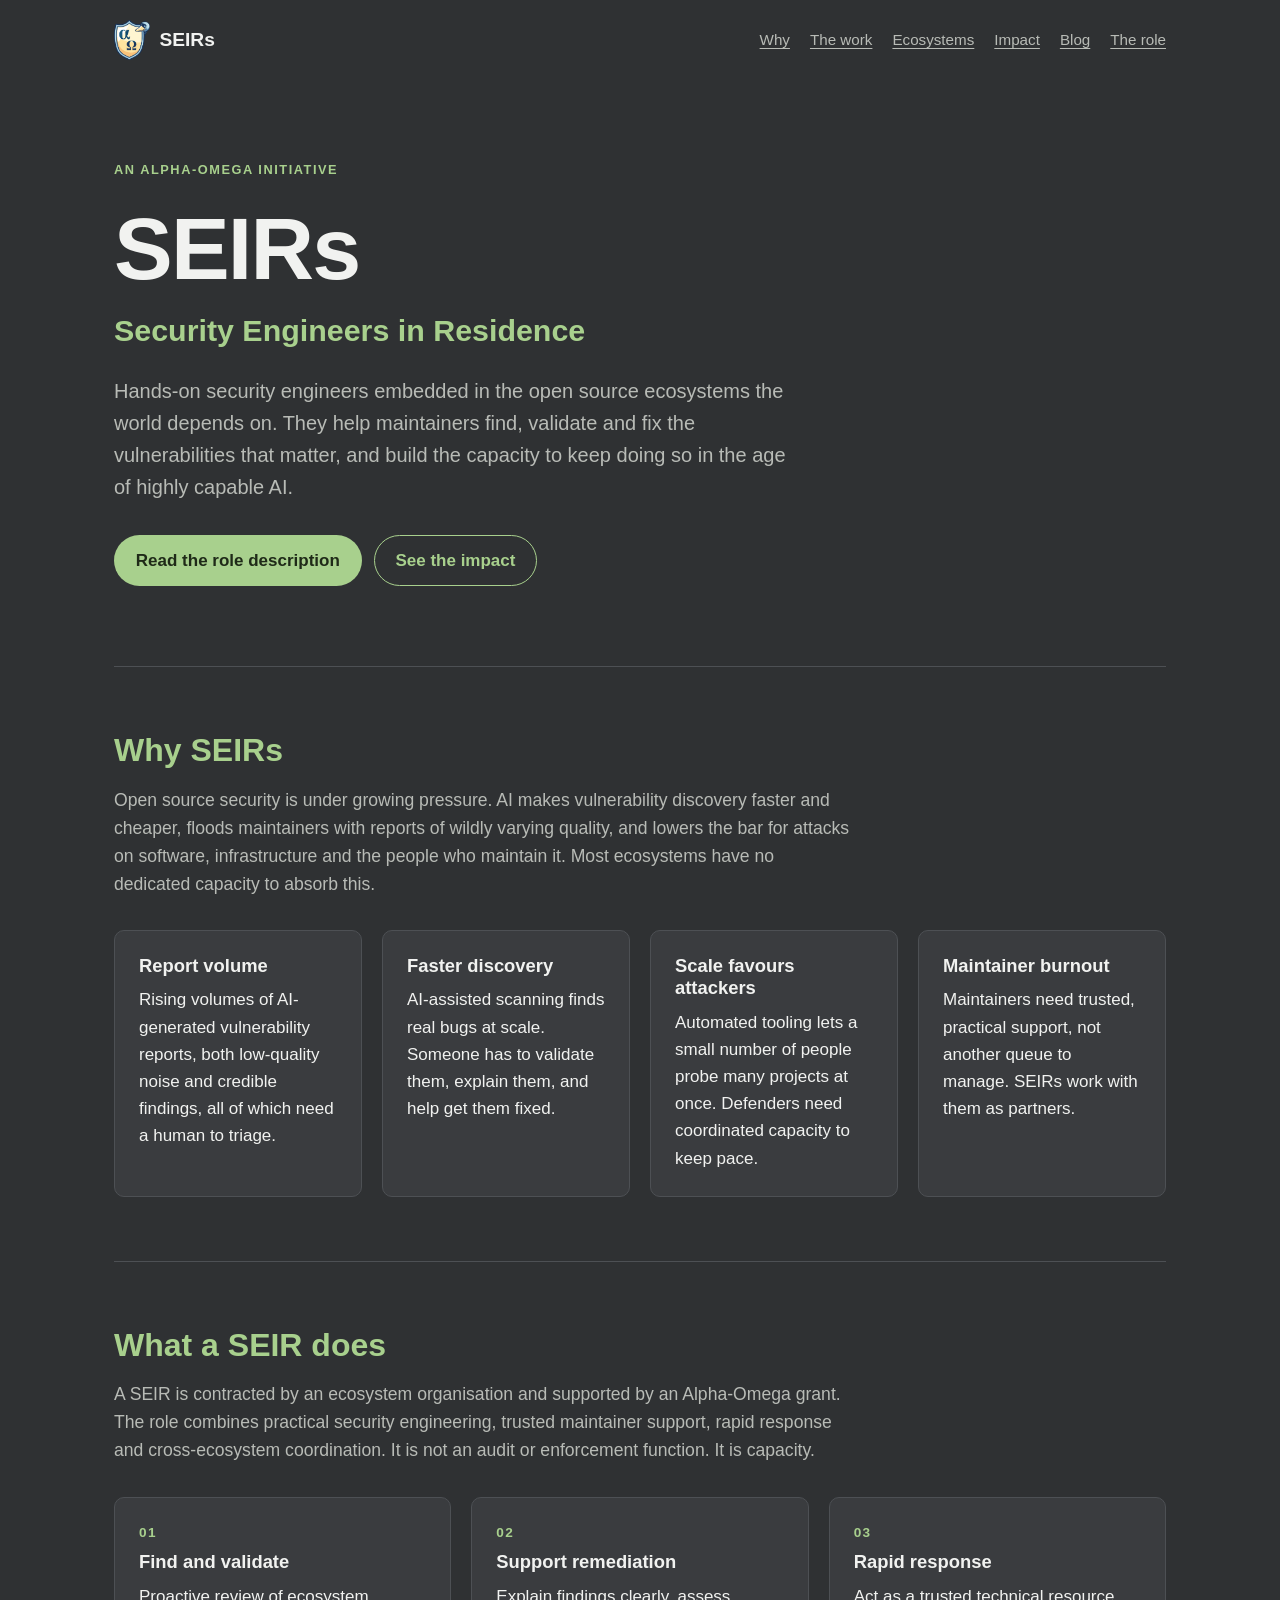
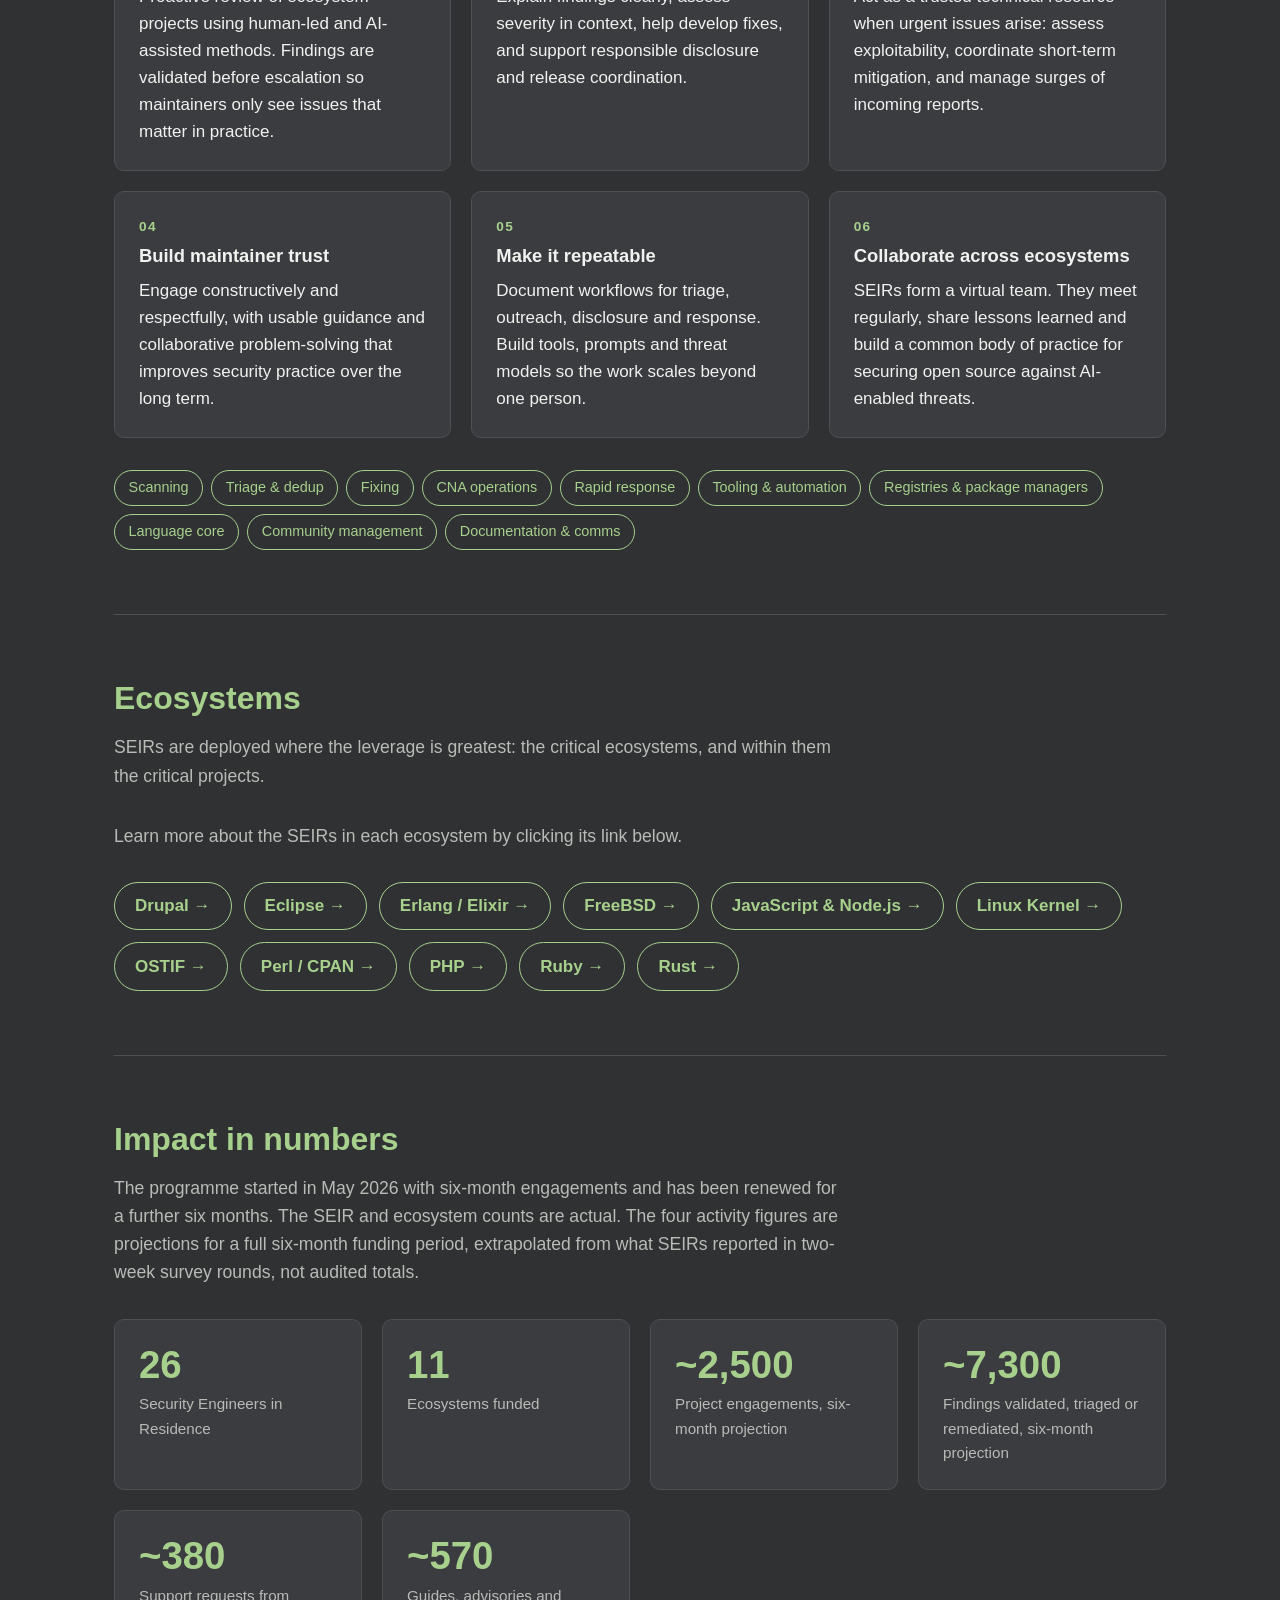
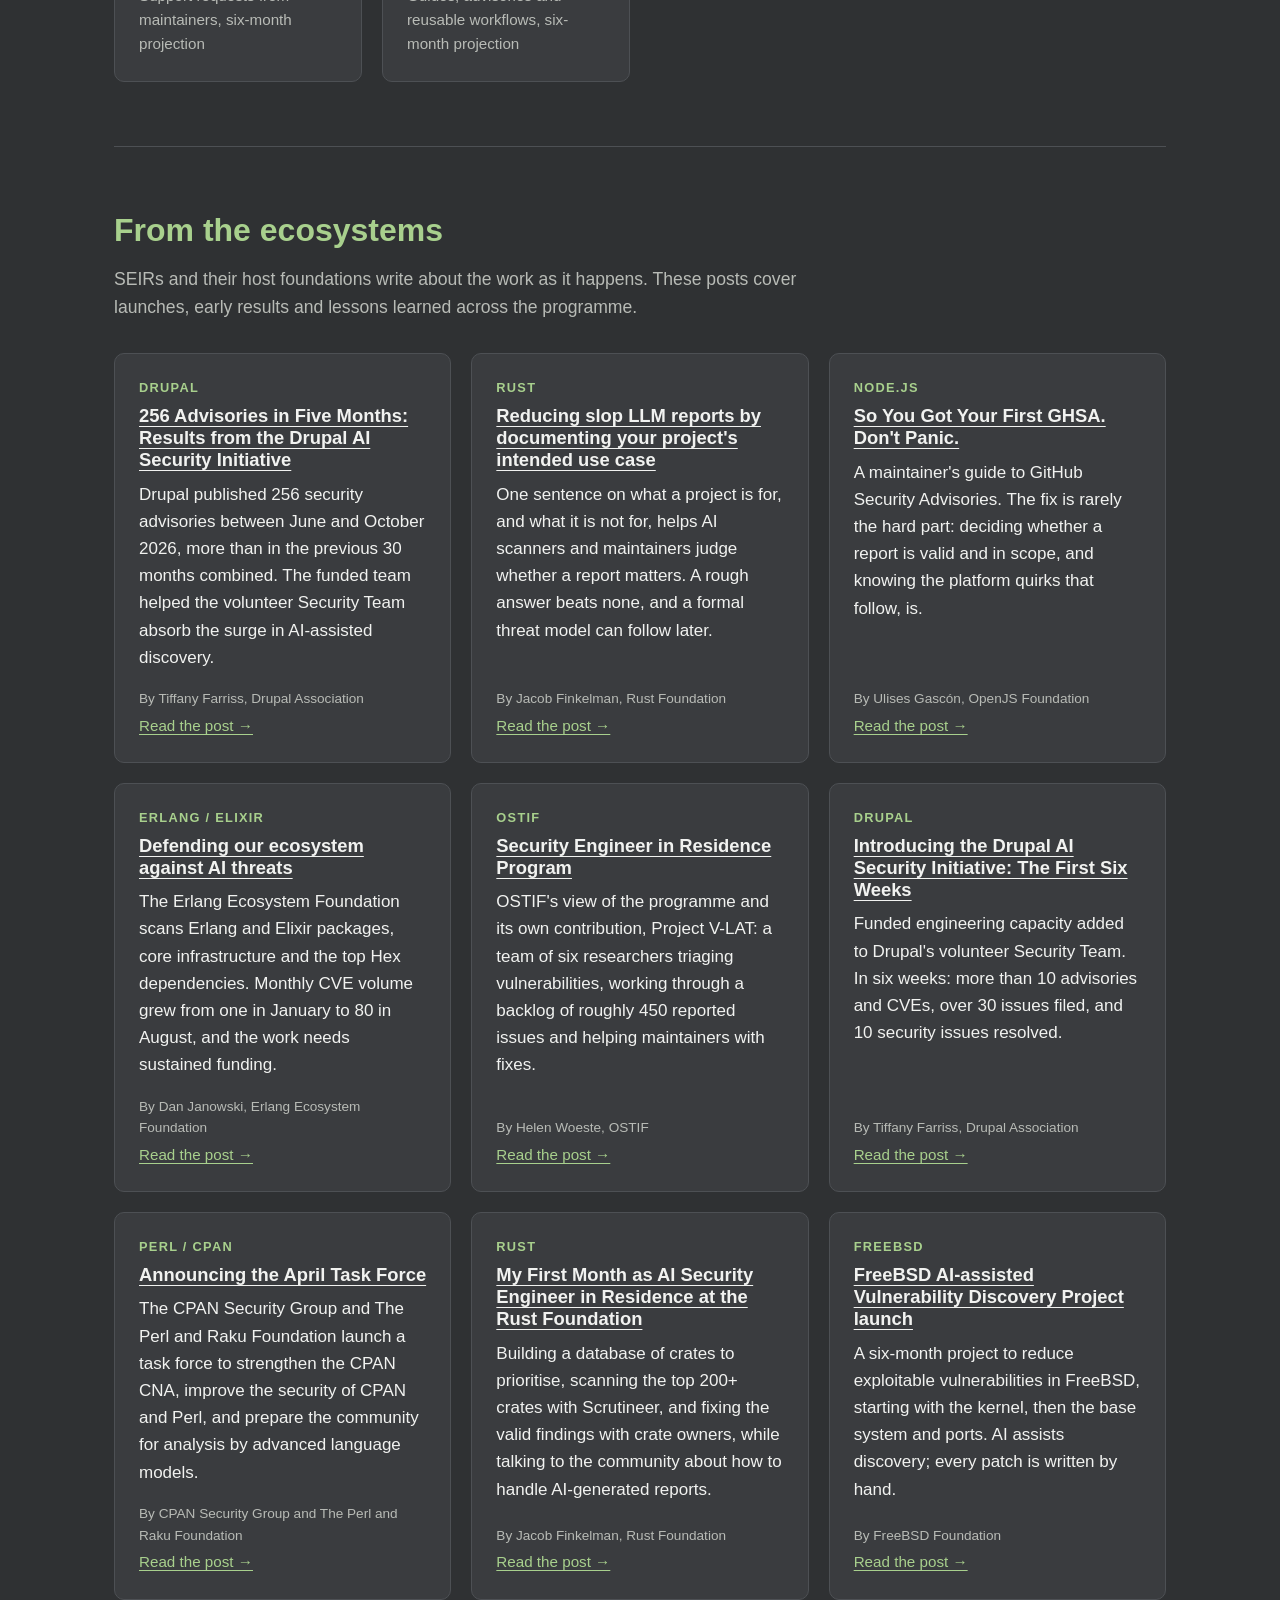
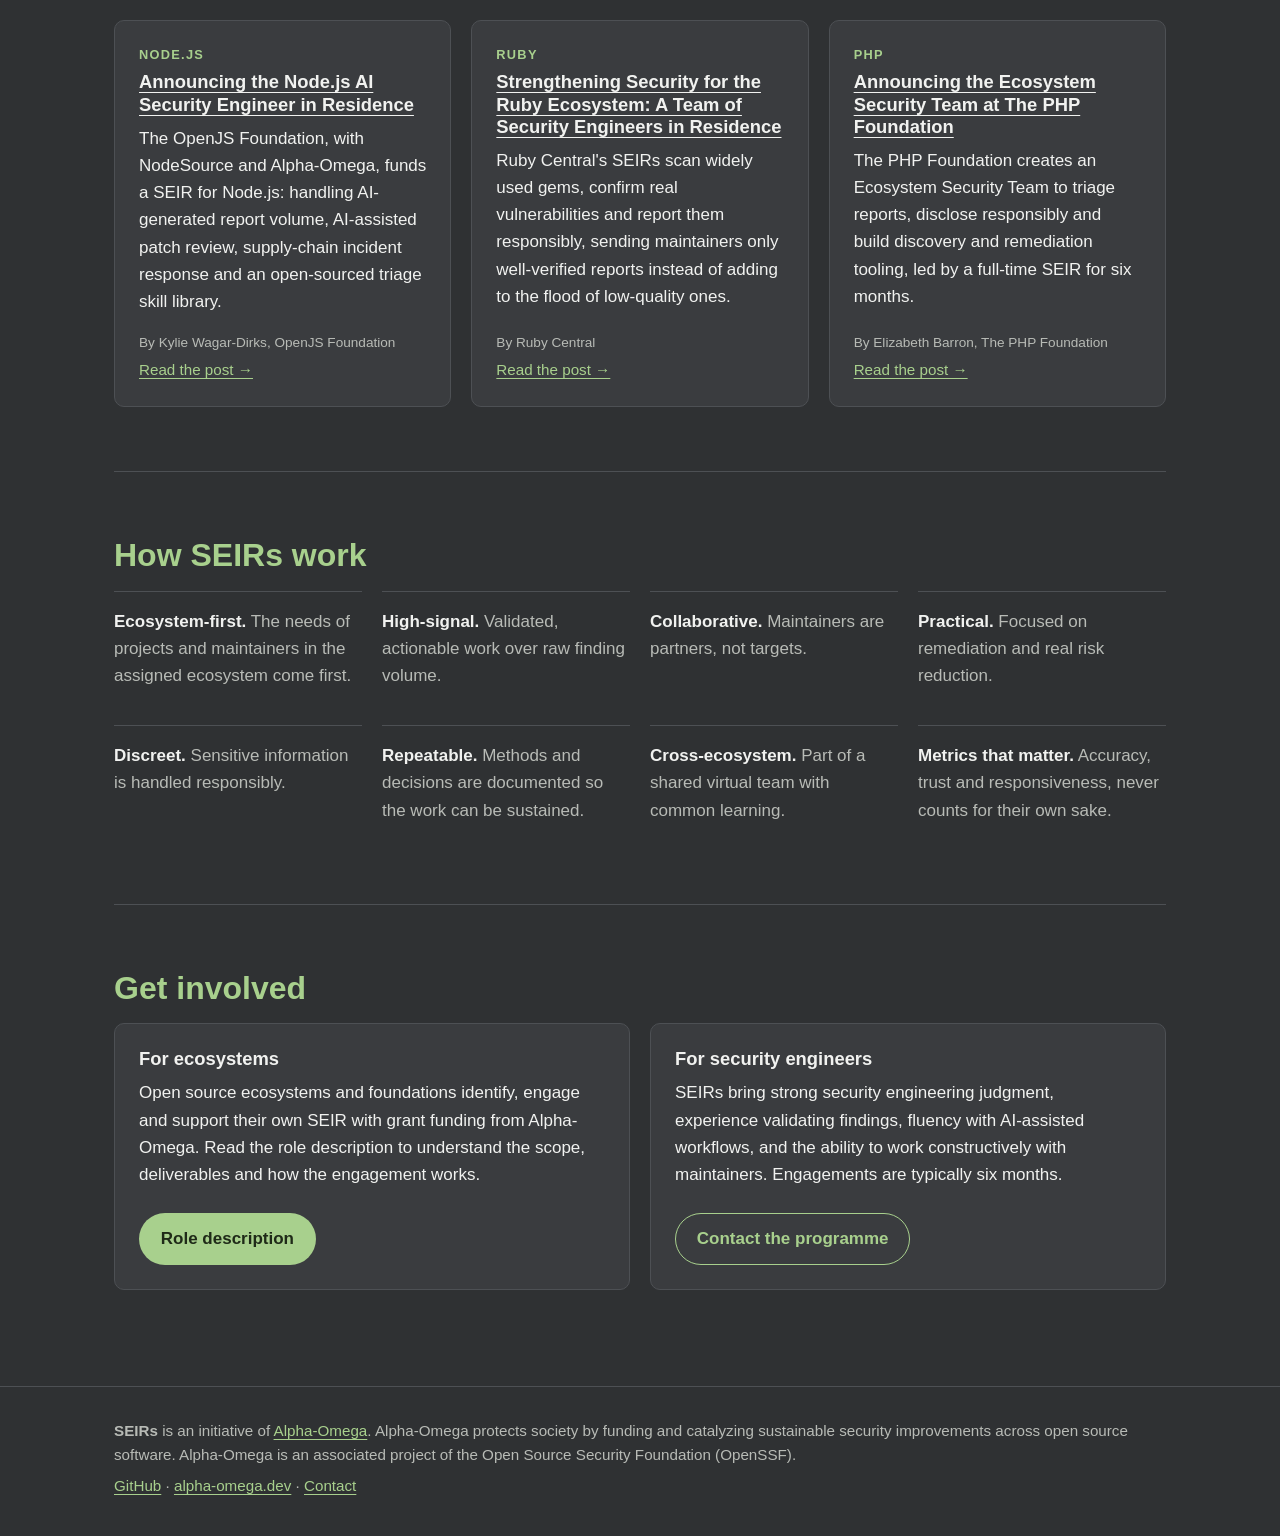
<file: index.html>
<!DOCTYPE html>
<html lang="en">
<head>
  <meta charset="utf-8">
  <meta name="viewport" content="width=device-width, initial-scale=1">
  <title>SEIRs — Security Engineers in Residence | Alpha-Omega</title>
  <meta name="description" content="Security Engineers in Residence (SEIRs) are hands-on security engineers embedded in open source ecosystems, funded by Alpha-Omega, helping maintainers find, validate and fix meaningful vulnerabilities in the age of AI.">
  <meta property="og:title" content="SEIRs — Security Engineers in Residence">
  <meta property="og:description" content="Hands-on security capacity, embedded in open source ecosystems. An Alpha-Omega initiative.">
  <meta property="og:type" content="website">
  <meta property="og:url" content="https://www.seirs.dev/">
  <meta property="og:site_name" content="SEIRs">
  <meta property="og:image" content="https://www.seirs.dev/og-card.png">
  <meta property="og:image:width" content="1200">
  <meta property="og:image:height" content="630">
  <meta property="og:image:alt" content="SEIRs: Security Engineers in Residence. An Alpha-Omega initiative.">
  <meta name="twitter:card" content="summary_large_image">
  <link rel="icon" href="favicon-32.png" type="image/png" sizes="32x32">
  <link rel="icon" href="favicon.svg" type="image/svg+xml" sizes="any">
  <link rel="apple-touch-icon" href="apple-touch-icon.png">
  <link rel="stylesheet" href="style.css">
</head>
<body>

<header class="site-header">
  <a class="brand" href="./">
    <img class="brand-logo" src="alpha-omega-logo.png" alt="Alpha-Omega" width="36" height="40">
    <span class="brand-text">SEIRs</span>
  </a>
  <nav class="site-nav" aria-label="Main">
    <a href="#why">Why</a>
    <a href="#work">The work</a>
    <a href="#ecosystems">Ecosystems</a>
    <a href="#impact">Impact</a>
    <a href="#blog">Blog</a>
    <a href="role.html">The role</a>
  </nav>
</header>

<main>

  <section class="hero">
    <p class="eyebrow">An Alpha-Omega initiative</p>
    <h1>SEIRs</h1>
    <p class="subtitle">Security Engineers in Residence</p>
    <p class="lede">
      Hands-on security engineers embedded in the open source ecosystems the world depends on.
      They help maintainers find, validate and fix the vulnerabilities that matter,
      and build the capacity to keep doing so in the age of highly capable AI.
    </p>
    <div class="cta-row">
      <a class="btn btn-primary" href="role.html">Read the role description</a>
      <a class="btn btn-ghost" href="#impact">See the impact</a>
    </div>
  </section>

  <section id="why" class="section">
    <h2>Why SEIRs</h2>
    <p class="section-intro">
      Open source security is under growing pressure. AI makes vulnerability discovery faster and cheaper,
      floods maintainers with reports of wildly varying quality, and lowers the bar for attacks on software,
      infrastructure and the people who maintain it. Most ecosystems have no dedicated capacity to absorb this.
    </p>
    <div class="grid grid-4">
      <div class="card">
        <h3>Report volume</h3>
        <p>Rising volumes of AI-generated vulnerability reports, both low-quality noise and credible findings, all of which need a human to triage.</p>
      </div>
      <div class="card">
        <h3>Faster discovery</h3>
        <p>AI-assisted scanning finds real bugs at scale. Someone has to validate them, explain them, and help get them fixed.</p>
      </div>
      <div class="card">
        <h3>Scale favours attackers</h3>
        <p>Automated tooling lets a small number of people probe many projects at once. Defenders need coordinated capacity to keep pace.</p>
      </div>
      <div class="card">
        <h3>Maintainer burnout</h3>
        <p>Maintainers need trusted, practical support, not another queue to manage. SEIRs work with them as partners.</p>
      </div>
    </div>
  </section>

  <section id="work" class="section">
    <h2>What a SEIR does</h2>
    <p class="section-intro">
      A SEIR is contracted by an ecosystem organisation and supported by an Alpha-Omega grant.
      The role combines practical security engineering, trusted maintainer support, rapid response
      and cross-ecosystem coordination. It is not an audit or enforcement function. It is capacity.
    </p>
    <div class="grid grid-3">
      <div class="card">
        <span class="num">01</span>
        <h3>Find and validate</h3>
        <p>Proactive review of ecosystem projects using human-led and AI-assisted methods. Findings are validated before escalation so maintainers only see issues that matter in practice.</p>
      </div>
      <div class="card">
        <span class="num">02</span>
        <h3>Support remediation</h3>
        <p>Explain findings clearly, assess severity in context, help develop fixes, and support responsible disclosure and release coordination.</p>
      </div>
      <div class="card">
        <span class="num">03</span>
        <h3>Rapid response</h3>
        <p>Act as a trusted technical resource when urgent issues arise: assess exploitability, coordinate short-term mitigation, and manage surges of incoming reports.</p>
      </div>
      <div class="card">
        <span class="num">04</span>
        <h3>Build maintainer trust</h3>
        <p>Engage constructively and respectfully, with usable guidance and collaborative problem-solving that improves security practice over the long term.</p>
      </div>
      <div class="card">
        <span class="num">05</span>
        <h3>Make it repeatable</h3>
        <p>Document workflows for triage, outreach, disclosure and response. Build tools, prompts and threat models so the work scales beyond one person.</p>
      </div>
      <div class="card">
        <span class="num">06</span>
        <h3>Collaborate across ecosystems</h3>
        <p>SEIRs form a virtual team. They meet regularly, share lessons learned and build a common body of practice for securing open source against AI-enabled threats.</p>
      </div>
    </div>
    <ul class="tag-cloud" aria-label="Areas of SEIR work">
      <li>Scanning</li><li>Triage &amp; dedup</li><li>Fixing</li><li>CNA operations</li><li>Rapid response</li>
      <li>Tooling &amp; automation</li><li>Registries &amp; package managers</li><li>Language core</li>
      <li>Community management</li><li>Documentation &amp; comms</li>
    </ul>
  </section>

  <section id="ecosystems" class="section">
    <h2>Ecosystems</h2>
    <p class="section-intro">
      SEIRs are deployed where the leverage is greatest: the critical ecosystems, and within them the critical projects.
    </p>
    <p class="section-intro">
      Learn more about the SEIRs in each ecosystem by clicking its link below.
    </p>
    <ul class="eco-list">
      <li><a href="ecosystems/drupal.html">Drupal</a></li>
      <li><a href="ecosystems/eclipse.html">Eclipse</a></li>
      <li><a href="ecosystems/erlang.html">Erlang / Elixir</a></li>
      <li><a href="ecosystems/freebsd.html">FreeBSD</a></li>
      <li><a href="ecosystems/nodejs.html">JavaScript &amp; Node.js</a></li>
      <li><a href="ecosystems/linux-kernel.html">Linux Kernel</a></li>
      <li><a href="ecosystems/ostif.html">OSTIF</a></li>
      <li><a href="ecosystems/perl.html">Perl / CPAN</a></li>
      <li><a href="ecosystems/php.html">PHP</a></li>
      <li><a href="ecosystems/ruby.html">Ruby</a></li>
      <li><a href="ecosystems/rust.html">Rust</a></li>
    </ul>
  </section>

  <section id="impact" class="section">
    <h2>Impact in numbers</h2>
    <p class="section-intro">
      The programme started in May 2026 with six-month engagements and has been renewed for a further six months.
      The SEIR and ecosystem counts are actual. The four activity figures are projections for a full six-month
      funding period, extrapolated from what SEIRs reported in two-week survey rounds, not audited totals.
    </p>
    <div class="stats">
      <div class="stat">
        <span class="stat-value">26</span>
        <span class="stat-label">Security Engineers in Residence</span>
      </div>
      <div class="stat">
        <span class="stat-value">11</span>
        <span class="stat-label">Ecosystems funded</span>
      </div>
      <div class="stat">
        <span class="stat-value">~2,500</span>
        <span class="stat-label">Project engagements, six-month projection</span>
      </div>
      <div class="stat">
        <span class="stat-value">~7,300</span>
        <span class="stat-label">Findings validated, triaged or remediated, six-month projection</span>
      </div>
      <div class="stat">
        <span class="stat-value">~380</span>
        <span class="stat-label">Support requests from maintainers, six-month projection</span>
      </div>
      <div class="stat">
        <span class="stat-value">~570</span>
        <span class="stat-label">Guides, advisories and reusable workflows, six-month projection</span>
      </div>
    </div>
  </section>

  <section id="blog" class="section">
    <h2>From the ecosystems</h2>
    <p class="section-intro">
      SEIRs and their host foundations write about the work as it happens. These posts cover launches,
      early results and lessons learned across the programme.
    </p>
    <div class="grid grid-3">
      <article class="card story">
        <p class="story-eco">Drupal</p>
        <h3><a href="https://alpha-omega.dev/blog/256-advisories-in-five-months-results-from-the-drupal-ai-security-initiative/">256 Advisories in Five Months: Results from the Drupal AI Security Initiative</a></h3>
        <p>Drupal published 256 security advisories between June and October 2026, more than in the previous 30 months combined. The funded team helped the volunteer Security Team absorb the surge in AI-assisted discovery.</p>
        <p class="story-by">By Tiffany Farriss, Drupal Association</p>
        <p class="story-more"><a href="https://alpha-omega.dev/blog/256-advisories-in-five-months-results-from-the-drupal-ai-security-initiative/">Read the post &rarr;</a></p>
      </article>
      <article class="card story">
        <p class="story-eco">Rust</p>
        <h3><a href="https://alpha-omega.dev/blog/reducing-slop-llm-reports-by-documenting-your-projects-intended-use-case/">Reducing slop LLM reports by documenting your project's intended use case</a></h3>
        <p>One sentence on what a project is for, and what it is not for, helps AI scanners and maintainers judge whether a report matters. A rough answer beats none, and a formal threat model can follow later.</p>
        <p class="story-by">By Jacob Finkelman, Rust Foundation</p>
        <p class="story-more"><a href="https://alpha-omega.dev/blog/reducing-slop-llm-reports-by-documenting-your-projects-intended-use-case/">Read the post &rarr;</a></p>
      </article>
      <article class="card story">
        <p class="story-eco">Node.js</p>
        <h3><a href="https://alpha-omega.dev/blog/so-you-got-your-first-ghsa-dont-panic/">So You Got Your First GHSA. Don't Panic.</a></h3>
        <p>A maintainer's guide to GitHub Security Advisories. The fix is rarely the hard part: deciding whether a report is valid and in scope, and knowing the platform quirks that follow, is.</p>
        <p class="story-by">By Ulises Gascón, OpenJS Foundation</p>
        <p class="story-more"><a href="https://alpha-omega.dev/blog/so-you-got-your-first-ghsa-dont-panic/">Read the post &rarr;</a></p>
      </article>
      <article class="card story">
        <p class="story-eco">Erlang / Elixir</p>
        <h3><a href="https://alpha-omega.dev/blog/our-self-defense-defending-our-ecosystem-against-ai-threats/">Defending our ecosystem against AI threats</a></h3>
        <p>The Erlang Ecosystem Foundation scans Erlang and Elixir packages, core infrastructure and the top Hex dependencies. Monthly CVE volume grew from one in January to 80 in August, and the work needs sustained funding.</p>
        <p class="story-by">By Dan Janowski, Erlang Ecosystem Foundation</p>
        <p class="story-more"><a href="https://alpha-omega.dev/blog/our-self-defense-defending-our-ecosystem-against-ai-threats/">Read the post &rarr;</a></p>
      </article>
      <article class="card story">
        <p class="story-eco">OSTIF</p>
        <h3><a href="https://ostif.org/security-engineer-in-residence-program/">Security Engineer in Residence Program</a></h3>
        <p>OSTIF's view of the programme and its own contribution, Project V-LAT: a team of six researchers triaging vulnerabilities, working through a backlog of roughly 450 reported issues and helping maintainers with fixes.</p>
        <p class="story-by">By Helen Woeste, OSTIF</p>
        <p class="story-more"><a href="https://ostif.org/security-engineer-in-residence-program/">Read the post &rarr;</a></p>
      </article>
      <article class="card story">
        <p class="story-eco">Drupal</p>
        <h3><a href="https://www.drupal.org/association/blog/introducing-the-drupal-ai-security-initiative-the-first-six-weeks">Introducing the Drupal AI Security Initiative: The First Six Weeks</a></h3>
        <p>Funded engineering capacity added to Drupal's volunteer Security Team. In six weeks: more than 10 advisories and CVEs, over 30 issues filed, and 10 security issues resolved.</p>
        <p class="story-by">By Tiffany Farriss, Drupal Association</p>
        <p class="story-more"><a href="https://www.drupal.org/association/blog/introducing-the-drupal-ai-security-initiative-the-first-six-weeks">Read the post &rarr;</a></p>
      </article>
      <article class="card story">
        <p class="story-eco">Perl / CPAN</p>
        <h3><a href="https://security.metacpan.org/2026/07/15/april-task-force-announcement.html">Announcing the April Task Force</a></h3>
        <p>The CPAN Security Group and The Perl and Raku Foundation launch a task force to strengthen the CPAN CNA, improve the security of CPAN and Perl, and prepare the community for analysis by advanced language models.</p>
        <p class="story-by">By CPAN Security Group and The Perl and Raku Foundation</p>
        <p class="story-more"><a href="https://security.metacpan.org/2026/07/15/april-task-force-announcement.html">Read the post &rarr;</a></p>
      </article>
      <article class="card story">
        <p class="story-eco">Rust</p>
        <h3><a href="https://rustfoundation.org/media/my-first-month-as-ai-security-engineer-in-residence-at-the-rust-foundation/">My First Month as AI Security Engineer in Residence at the Rust Foundation</a></h3>
        <p>Building a database of crates to prioritise, scanning the top 200+ crates with Scrutineer, and fixing the valid findings with crate owners, while talking to the community about how to handle AI-generated reports.</p>
        <p class="story-by">By Jacob Finkelman, Rust Foundation</p>
        <p class="story-more"><a href="https://rustfoundation.org/media/my-first-month-as-ai-security-engineer-in-residence-at-the-rust-foundation/">Read the post &rarr;</a></p>
      </article>
      <article class="card story">
        <p class="story-eco">FreeBSD</p>
        <h3><a href="https://freebsdfoundation.org/blog/freebsd-ai-assisted-vulnerability-discovery-project-launch/">FreeBSD AI-assisted Vulnerability Discovery Project launch</a></h3>
        <p>A six-month project to reduce exploitable vulnerabilities in FreeBSD, starting with the kernel, then the base system and ports. AI assists discovery; every patch is written by hand.</p>
        <p class="story-by">By FreeBSD Foundation</p>
        <p class="story-more"><a href="https://freebsdfoundation.org/blog/freebsd-ai-assisted-vulnerability-discovery-project-launch/">Read the post &rarr;</a></p>
      </article>
      <article class="card story">
        <p class="story-eco">Node.js</p>
        <h3><a href="https://alpha-omega.dev/blog/announcing-the-node-js-ai-security-engineer-in-residence/">Announcing the Node.js AI Security Engineer in Residence</a></h3>
        <p>The OpenJS Foundation, with NodeSource and Alpha-Omega, funds a SEIR for Node.js: handling AI-generated report volume, AI-assisted patch review, supply-chain incident response and an open-sourced triage skill library.</p>
        <p class="story-by">By Kylie Wagar-Dirks, OpenJS Foundation</p>
        <p class="story-more"><a href="https://alpha-omega.dev/blog/announcing-the-node-js-ai-security-engineer-in-residence/">Read the post &rarr;</a></p>
      </article>
      <article class="card story">
        <p class="story-eco">Ruby</p>
        <h3><a href="https://rubycentral.org/news/strengthening-security-for-the-ruby-ecosystem-2-2/">Strengthening Security for the Ruby Ecosystem: A Team of Security Engineers in Residence</a></h3>
        <p>Ruby Central's SEIRs scan widely used gems, confirm real vulnerabilities and report them responsibly, sending maintainers only well-verified reports instead of adding to the flood of low-quality ones.</p>
        <p class="story-by">By Ruby Central</p>
        <p class="story-more"><a href="https://rubycentral.org/news/strengthening-security-for-the-ruby-ecosystem-2-2/">Read the post &rarr;</a></p>
      </article>
      <article class="card story">
        <p class="story-eco">PHP</p>
        <h3><a href="https://thephp.foundation/blog/2026/05/18/announcing-ecosystem-security-team/">Announcing the Ecosystem Security Team at The PHP Foundation</a></h3>
        <p>The PHP Foundation creates an Ecosystem Security Team to triage reports, disclose responsibly and build discovery and remediation tooling, led by a full-time SEIR for six months.</p>
        <p class="story-by">By Elizabeth Barron, The PHP Foundation</p>
        <p class="story-more"><a href="https://thephp.foundation/blog/2026/05/18/announcing-ecosystem-security-team/">Read the post &rarr;</a></p>
      </article>
    </div>
  </section>

  <section id="principles" class="section">
    <h2>How SEIRs work</h2>
    <div class="grid grid-4 principles">
      <div><strong>Ecosystem-first.</strong> The needs of projects and maintainers in the assigned ecosystem come first.</div>
      <div><strong>High-signal.</strong> Validated, actionable work over raw finding volume.</div>
      <div><strong>Collaborative.</strong> Maintainers are partners, not targets.</div>
      <div><strong>Practical.</strong> Focused on remediation and real risk reduction.</div>
      <div><strong>Discreet.</strong> Sensitive information is handled responsibly.</div>
      <div><strong>Repeatable.</strong> Methods and decisions are documented so the work can be sustained.</div>
      <div><strong>Cross-ecosystem.</strong> Part of a shared virtual team with common learning.</div>
      <div><strong>Metrics that matter.</strong> Accuracy, trust and responsiveness, never counts for their own sake.</div>
    </div>
  </section>

  <section id="involved" class="section section-cta">
    <h2>Get involved</h2>
    <div class="grid grid-2">
      <div class="card">
        <h3>For ecosystems</h3>
        <p>Open source ecosystems and foundations identify, engage and support their own SEIR with grant funding from Alpha-Omega. Read the role description to understand the scope, deliverables and how the engagement works.</p>
        <a class="btn btn-primary" href="role.html">Role description</a>
      </div>
      <div class="card">
        <h3>For security engineers</h3>
        <p>SEIRs bring strong security engineering judgment, experience validating findings, fluency with AI-assisted workflows, and the ability to work constructively with maintainers. Engagements are typically six months.</p>
        <a class="btn btn-ghost" href="#" data-contact data-u="sries" data-d="ved.agemo-ahpla">Contact the programme</a>
      </div>
    </div>
  </section>

</main>

<footer class="site-footer">
  <div class="footer-inner">
    <p><strong>SEIRs</strong> is an initiative of <a href="https://alpha-omega.dev">Alpha-Omega</a>. Alpha-Omega protects society by funding and catalyzing sustainable security improvements across open source software. Alpha-Omega is an associated project of the Open Source Security Foundation (OpenSSF).</p>
    <p>
      <a href="https://github.com/alpha-omega-security">GitHub</a> ·
      <a href="https://alpha-omega.dev">alpha-omega.dev</a> ·
      <a href="#" data-contact data-u="sries" data-d="ved.agemo-ahpla">Contact</a>
    </p>
  </div>
</footer>

<script>
  // Assemble the contact address at runtime so it is not present as text in the HTML.
  document.querySelectorAll('[data-contact]').forEach(function (a) {
    var r = function (t) { return t.split('').reverse().join(''); };
    var addr = r(a.dataset.u) + '@' + r(a.dataset.d);
    a.href = 'mailto:' + addr;
    a.removeAttribute('data-u'); a.removeAttribute('data-d');
  });
</script>
<noscript><p class="footer-note">Contact: seirs [at] alpha-omega [dot] dev</p></noscript>
</body>
</html>
</file>
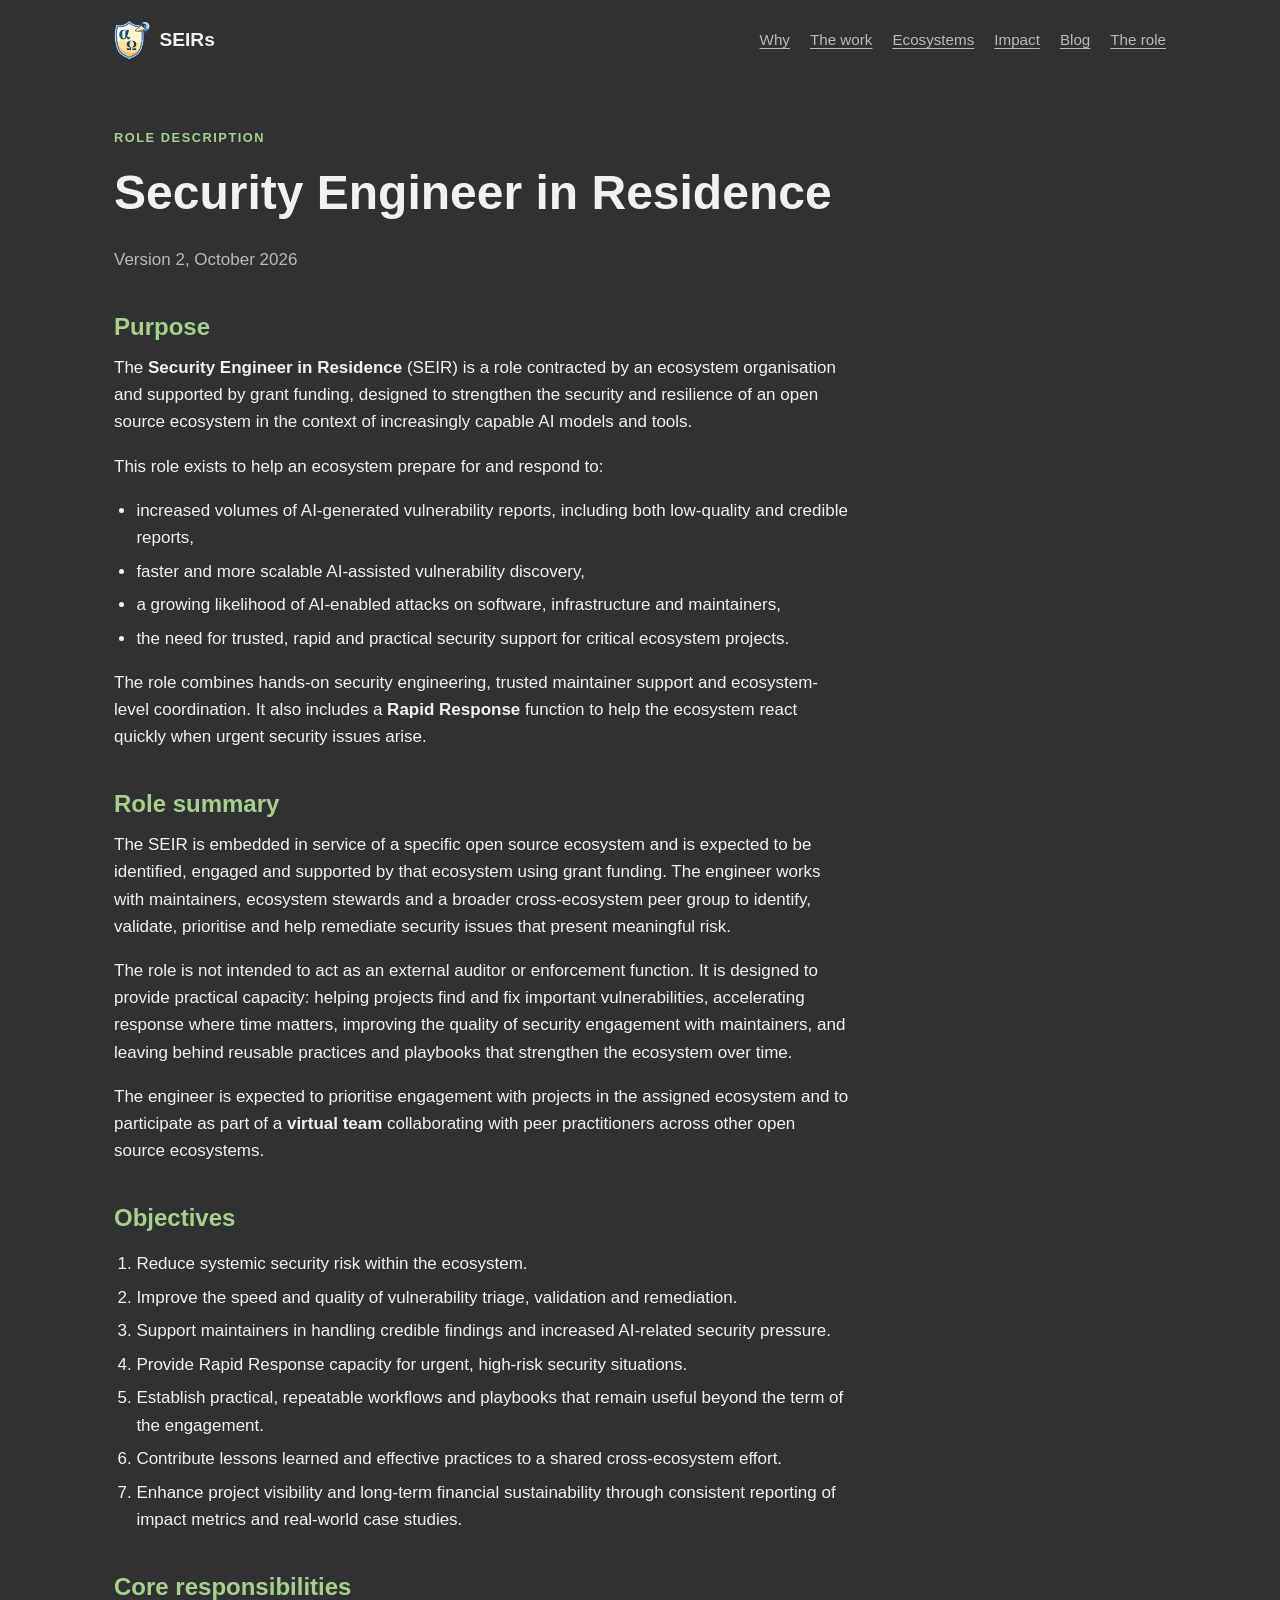
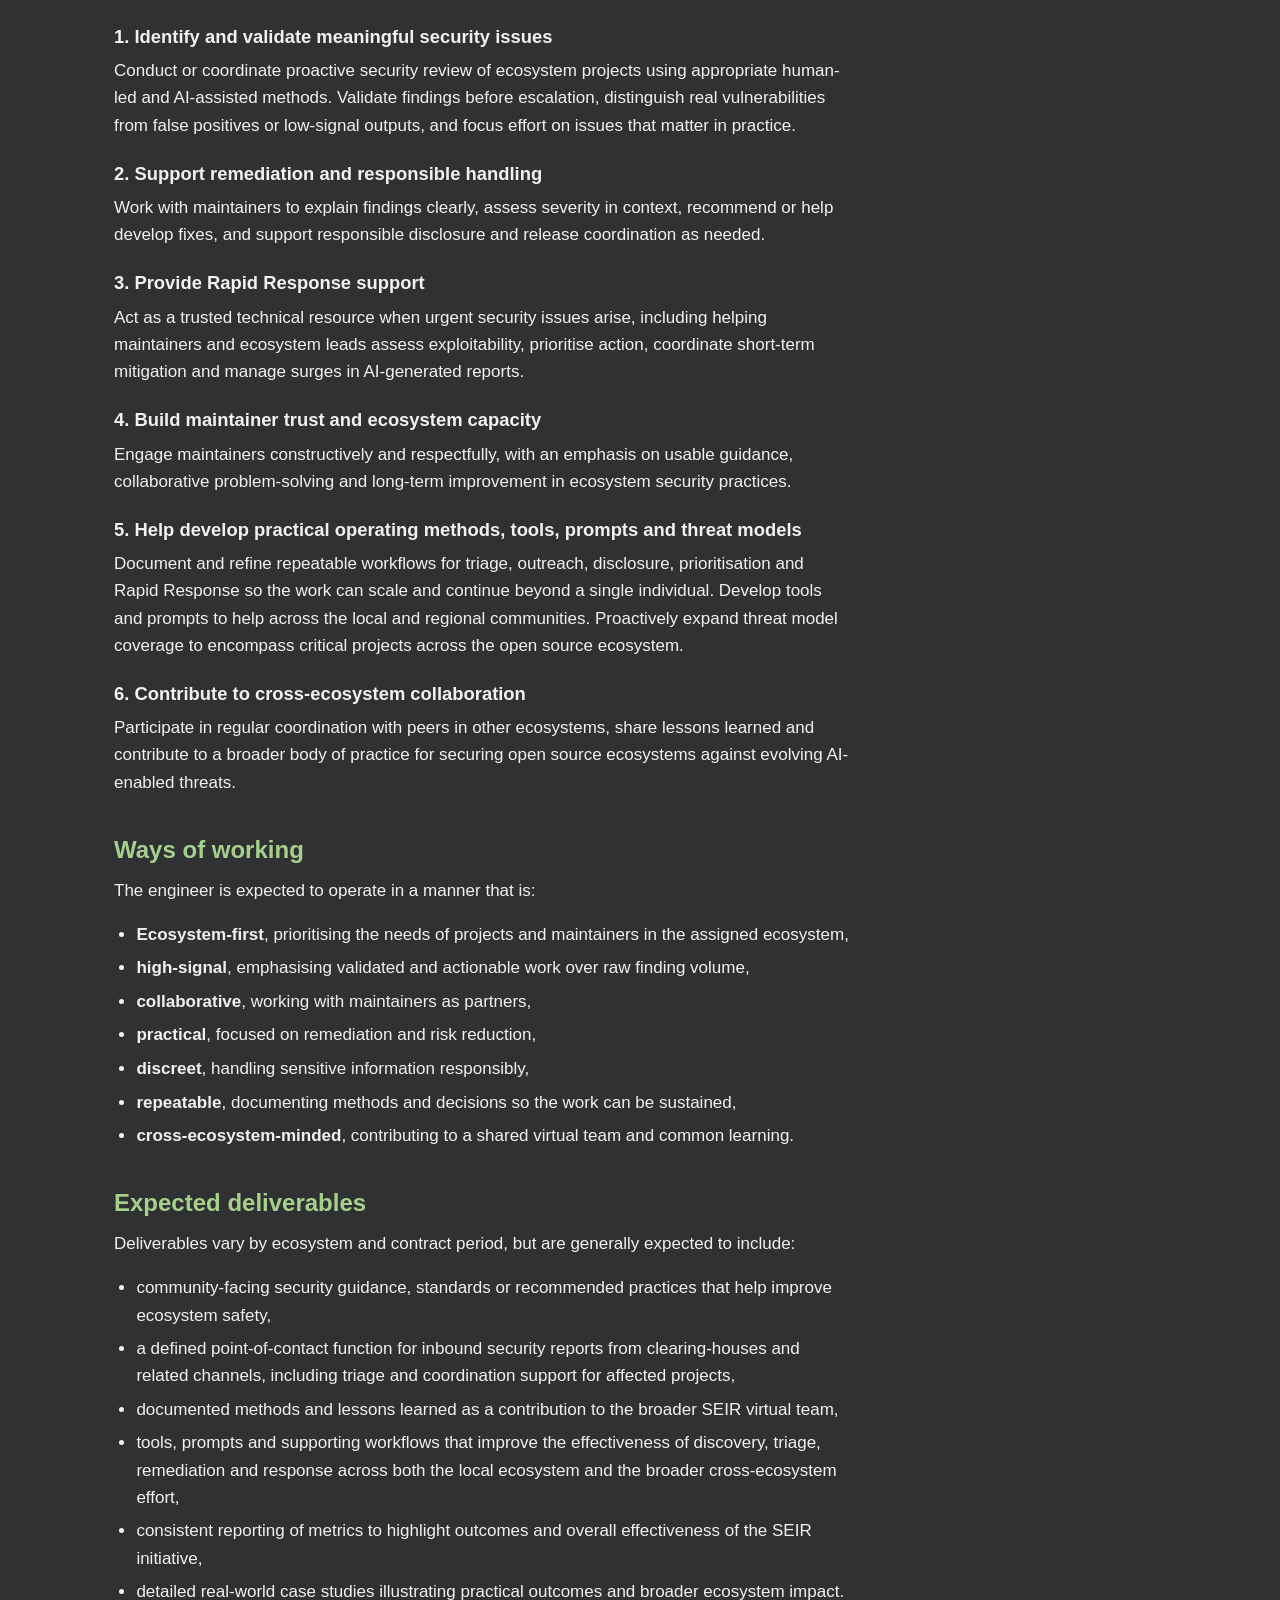
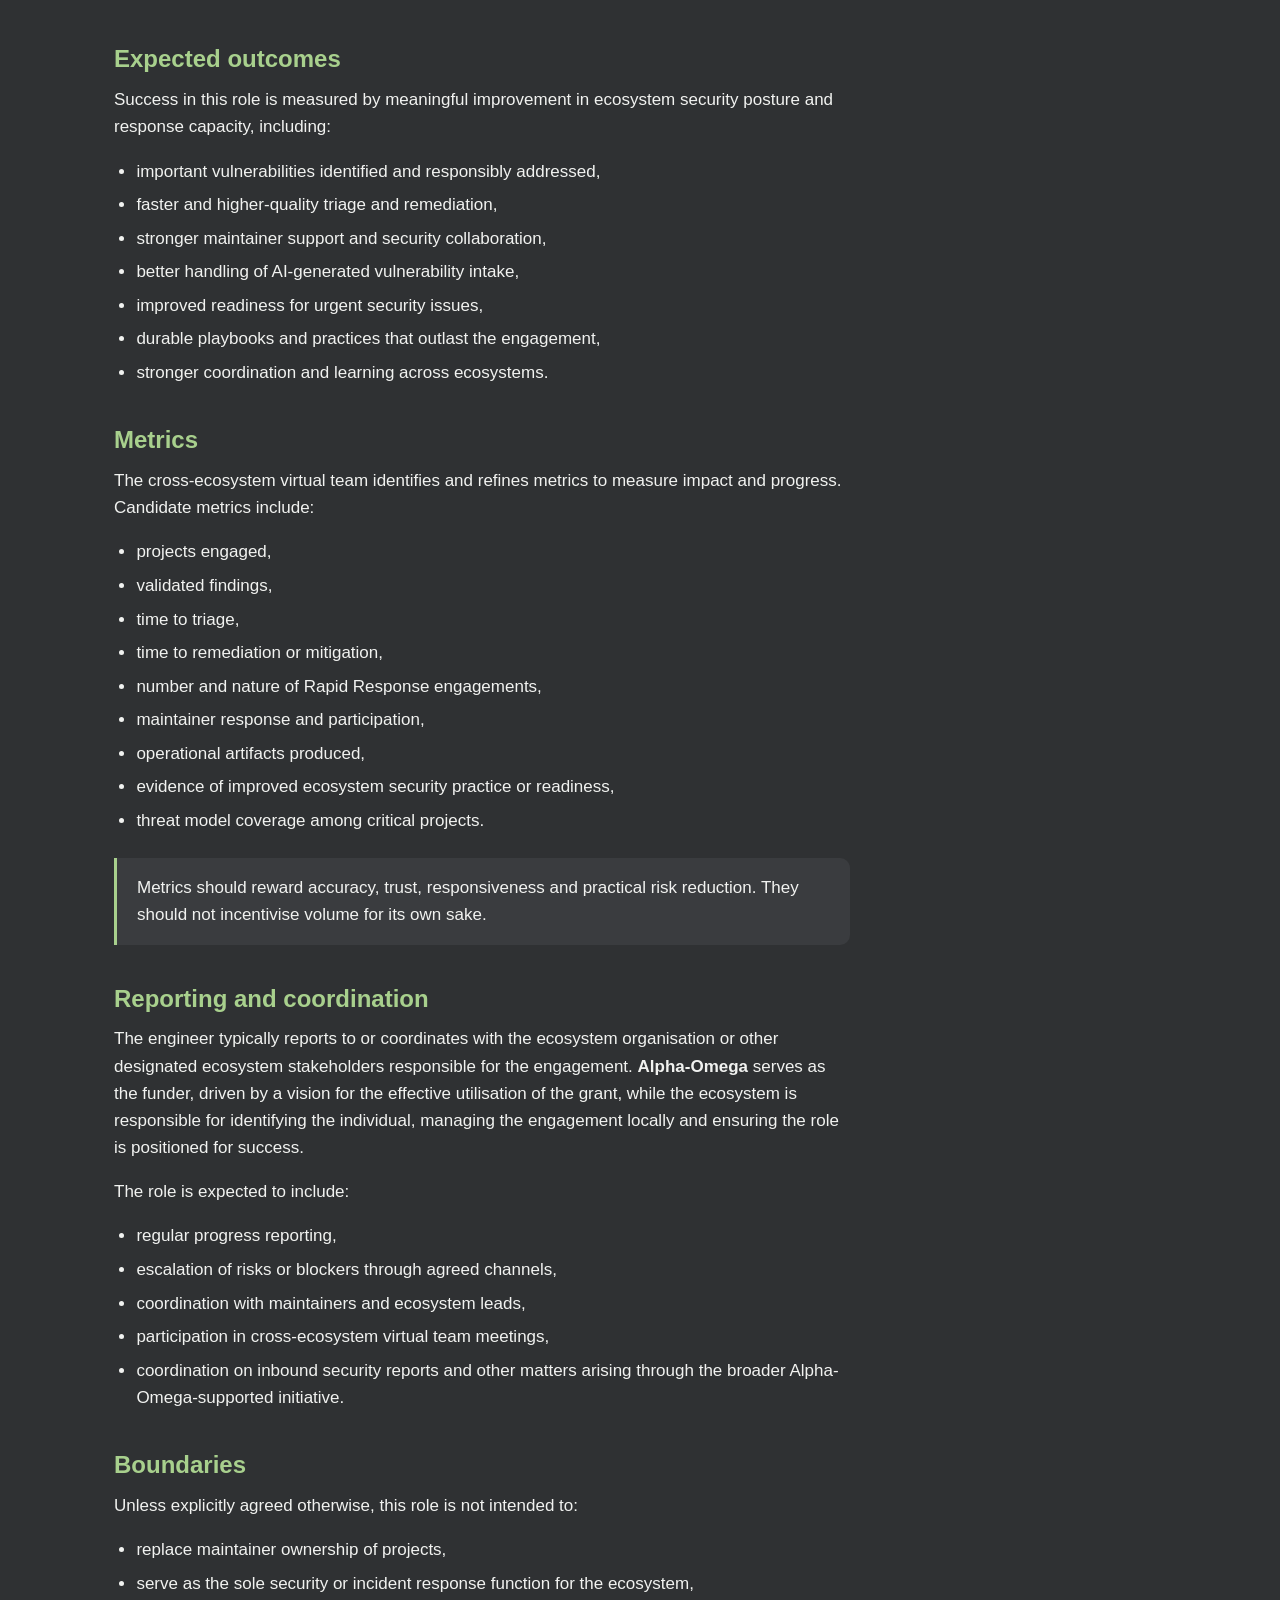
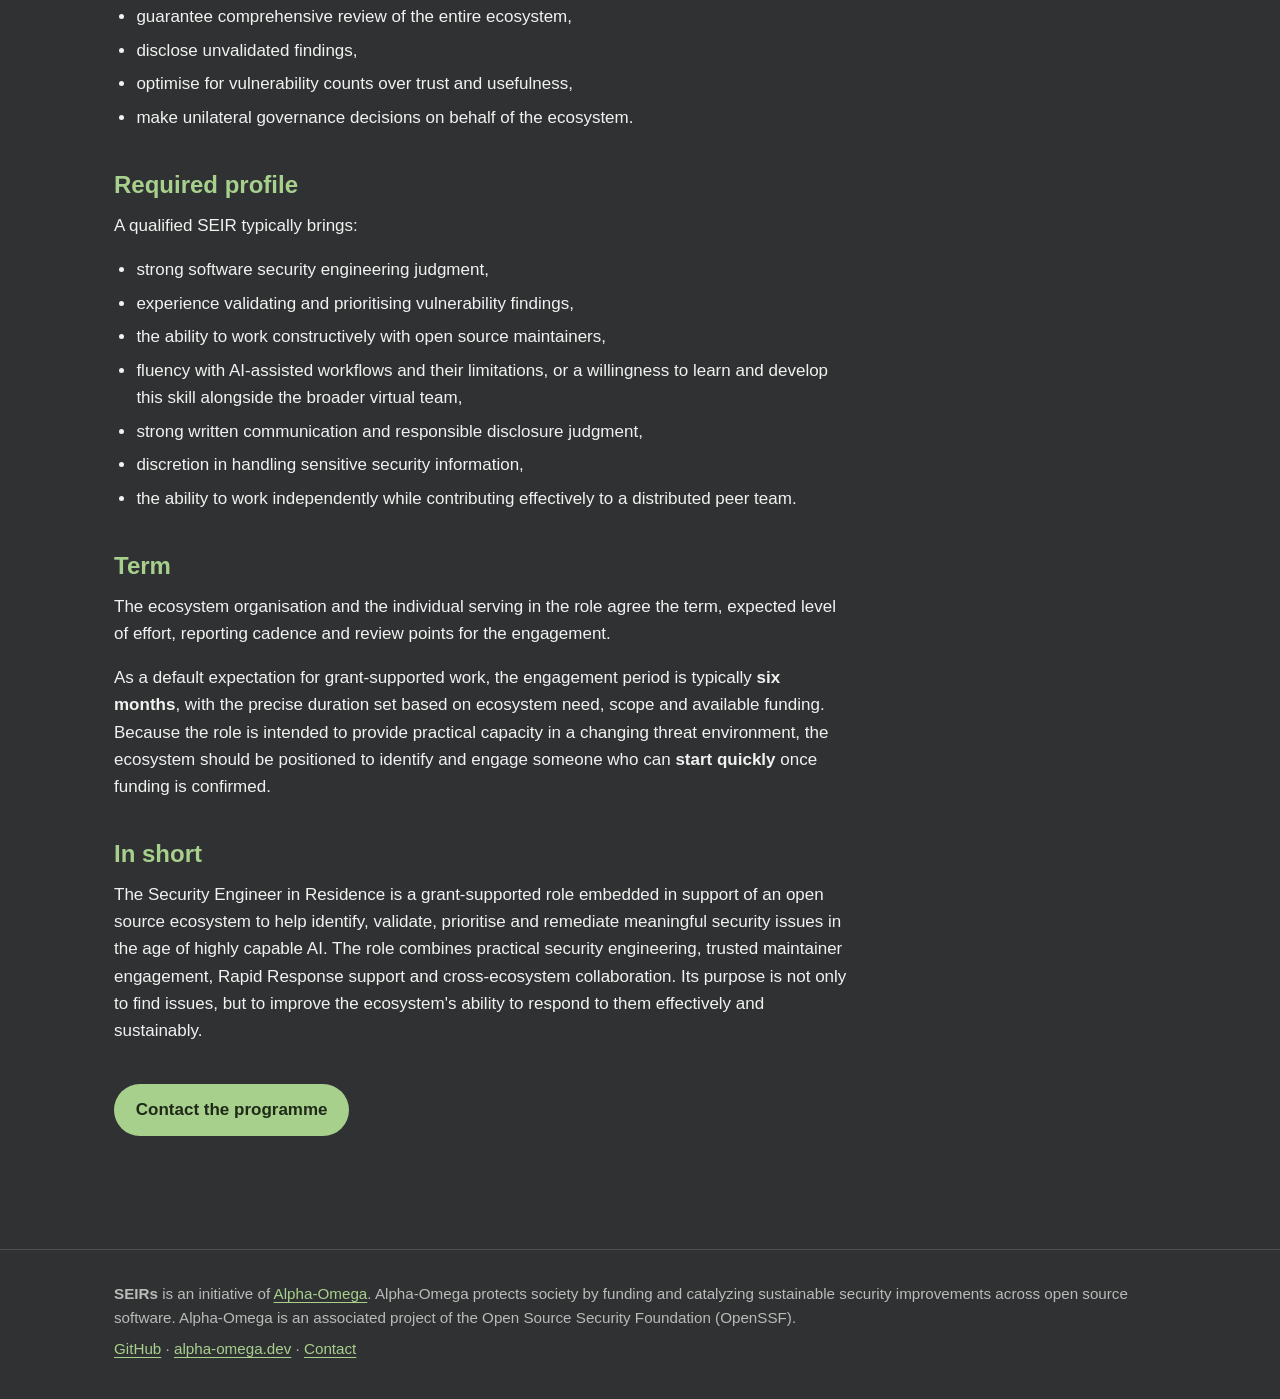
<file: role.html>
<!DOCTYPE html>
<html lang="en">
<head>
  <meta charset="utf-8">
  <meta name="viewport" content="width=device-width, initial-scale=1">
  <title>The SEIR role — Security Engineers in Residence | Alpha-Omega</title>
  <meta name="description" content="Role description for the Security Engineer in Residence (SEIR): purpose, responsibilities, deliverables, outcomes, boundaries and profile.">
  <meta property="og:title" content="The SEIR role — Security Engineers in Residence">
  <meta property="og:description" content="A grant-supported role embedded in an open source ecosystem to help identify, validate, prioritise and remediate meaningful security issues in the age of highly capable AI.">
  <meta property="og:type" content="website">
  <meta property="og:url" content="https://www.seirs.dev/role.html">
  <meta property="og:site_name" content="SEIRs">
  <meta property="og:image" content="https://www.seirs.dev/og-card.png">
  <meta property="og:image:width" content="1200">
  <meta property="og:image:height" content="630">
  <meta property="og:image:alt" content="SEIRs: Security Engineers in Residence. An Alpha-Omega initiative.">
  <meta name="twitter:card" content="summary_large_image">
  <link rel="icon" href="favicon-32.png" type="image/png" sizes="32x32">
  <link rel="icon" href="favicon.svg" type="image/svg+xml" sizes="any">
  <link rel="apple-touch-icon" href="apple-touch-icon.png">
  <link rel="stylesheet" href="style.css">
</head>
<body>

<header class="site-header">
  <a class="brand" href="./">
    <img class="brand-logo" src="alpha-omega-logo.png" alt="Alpha-Omega" width="36" height="40">
    <span class="brand-text">SEIRs</span>
  </a>
  <nav class="site-nav" aria-label="Main">
    <a href="./#why">Why</a>
    <a href="./#work">The work</a>
    <a href="./#ecosystems">Ecosystems</a>
    <a href="./#impact">Impact</a>
    <a href="./#blog">Blog</a>
    <a href="role.html">The role</a>
  </nav>
</header>

<main>
<article class="doc">
  <p class="eyebrow">Role description</p>
  <h1>Security Engineer in Residence</h1>
  <p class="meta">Version 2, October 2026</p>

  <h2>Purpose</h2>
  <p>The <strong>Security Engineer in Residence</strong> (SEIR) is a role contracted by an ecosystem organisation and supported by grant funding, designed to strengthen the security and resilience of an open source ecosystem in the context of increasingly capable AI models and tools.</p>
  <p>This role exists to help an ecosystem prepare for and respond to:</p>
  <ul>
    <li>increased volumes of AI-generated vulnerability reports, including both low-quality and credible reports,</li>
    <li>faster and more scalable AI-assisted vulnerability discovery,</li>
    <li>a growing likelihood of AI-enabled attacks on software, infrastructure and maintainers,</li>
    <li>the need for trusted, rapid and practical security support for critical ecosystem projects.</li>
  </ul>
  <p>The role combines hands-on security engineering, trusted maintainer support and ecosystem-level coordination. It also includes a <strong>Rapid Response</strong> function to help the ecosystem react quickly when urgent security issues arise.</p>

  <h2>Role summary</h2>
  <p>The SEIR is embedded in service of a specific open source ecosystem and is expected to be identified, engaged and supported by that ecosystem using grant funding. The engineer works with maintainers, ecosystem stewards and a broader cross-ecosystem peer group to identify, validate, prioritise and help remediate security issues that present meaningful risk.</p>
  <p>The role is not intended to act as an external auditor or enforcement function. It is designed to provide practical capacity: helping projects find and fix important vulnerabilities, accelerating response where time matters, improving the quality of security engagement with maintainers, and leaving behind reusable practices and playbooks that strengthen the ecosystem over time.</p>
  <p>The engineer is expected to prioritise engagement with projects in the assigned ecosystem and to participate as part of a <strong>virtual team</strong> collaborating with peer practitioners across other open source ecosystems.</p>

  <h2>Objectives</h2>
  <ol>
    <li>Reduce systemic security risk within the ecosystem.</li>
    <li>Improve the speed and quality of vulnerability triage, validation and remediation.</li>
    <li>Support maintainers in handling credible findings and increased AI-related security pressure.</li>
    <li>Provide Rapid Response capacity for urgent, high-risk security situations.</li>
    <li>Establish practical, repeatable workflows and playbooks that remain useful beyond the term of the engagement.</li>
    <li>Contribute lessons learned and effective practices to a shared cross-ecosystem effort.</li>
    <li>Enhance project visibility and long-term financial sustainability through consistent reporting of impact metrics and real-world case studies.</li>
  </ol>

  <h2>Core responsibilities</h2>
  <h3>1. Identify and validate meaningful security issues</h3>
  <p>Conduct or coordinate proactive security review of ecosystem projects using appropriate human-led and AI-assisted methods. Validate findings before escalation, distinguish real vulnerabilities from false positives or low-signal outputs, and focus effort on issues that matter in practice.</p>
  <h3>2. Support remediation and responsible handling</h3>
  <p>Work with maintainers to explain findings clearly, assess severity in context, recommend or help develop fixes, and support responsible disclosure and release coordination as needed.</p>
  <h3>3. Provide Rapid Response support</h3>
  <p>Act as a trusted technical resource when urgent security issues arise, including helping maintainers and ecosystem leads assess exploitability, prioritise action, coordinate short-term mitigation and manage surges in AI-generated reports.</p>
  <h3>4. Build maintainer trust and ecosystem capacity</h3>
  <p>Engage maintainers constructively and respectfully, with an emphasis on usable guidance, collaborative problem-solving and long-term improvement in ecosystem security practices.</p>
  <h3>5. Help develop practical operating methods, tools, prompts and threat models</h3>
  <p>Document and refine repeatable workflows for triage, outreach, disclosure, prioritisation and Rapid Response so the work can scale and continue beyond a single individual. Develop tools and prompts to help across the local and regional communities. Proactively expand threat model coverage to encompass critical projects across the open source ecosystem.</p>
  <h3>6. Contribute to cross-ecosystem collaboration</h3>
  <p>Participate in regular coordination with peers in other ecosystems, share lessons learned and contribute to a broader body of practice for securing open source ecosystems against evolving AI-enabled threats.</p>

  <h2>Ways of working</h2>
  <p>The engineer is expected to operate in a manner that is:</p>
  <ul>
    <li><strong>Ecosystem-first</strong>, prioritising the needs of projects and maintainers in the assigned ecosystem,</li>
    <li><strong>high-signal</strong>, emphasising validated and actionable work over raw finding volume,</li>
    <li><strong>collaborative</strong>, working with maintainers as partners,</li>
    <li><strong>practical</strong>, focused on remediation and risk reduction,</li>
    <li><strong>discreet</strong>, handling sensitive information responsibly,</li>
    <li><strong>repeatable</strong>, documenting methods and decisions so the work can be sustained,</li>
    <li><strong>cross-ecosystem-minded</strong>, contributing to a shared virtual team and common learning.</li>
  </ul>

  <h2>Expected deliverables</h2>
  <p>Deliverables vary by ecosystem and contract period, but are generally expected to include:</p>
  <ul>
    <li>community-facing security guidance, standards or recommended practices that help improve ecosystem safety,</li>
    <li>a defined point-of-contact function for inbound security reports from clearing-houses and related channels, including triage and coordination support for affected projects,</li>
    <li>documented methods and lessons learned as a contribution to the broader SEIR virtual team,</li>
    <li>tools, prompts and supporting workflows that improve the effectiveness of discovery, triage, remediation and response across both the local ecosystem and the broader cross-ecosystem effort,</li>
    <li>consistent reporting of metrics to highlight outcomes and overall effectiveness of the SEIR initiative,</li>
    <li>detailed real-world case studies illustrating practical outcomes and broader ecosystem impact.</li>
  </ul>

  <h2>Expected outcomes</h2>
  <p>Success in this role is measured by meaningful improvement in ecosystem security posture and response capacity, including:</p>
  <ul>
    <li>important vulnerabilities identified and responsibly addressed,</li>
    <li>faster and higher-quality triage and remediation,</li>
    <li>stronger maintainer support and security collaboration,</li>
    <li>better handling of AI-generated vulnerability intake,</li>
    <li>improved readiness for urgent security issues,</li>
    <li>durable playbooks and practices that outlast the engagement,</li>
    <li>stronger coordination and learning across ecosystems.</li>
  </ul>

  <h2>Metrics</h2>
  <p>The cross-ecosystem virtual team identifies and refines metrics to measure impact and progress. Candidate metrics include:</p>
  <ul>
    <li>projects engaged,</li>
    <li>validated findings,</li>
    <li>time to triage,</li>
    <li>time to remediation or mitigation,</li>
    <li>number and nature of Rapid Response engagements,</li>
    <li>maintainer response and participation,</li>
    <li>operational artifacts produced,</li>
    <li>evidence of improved ecosystem security practice or readiness,</li>
    <li>threat model coverage among critical projects.</li>
  </ul>
  <div class="callout">
    <p>Metrics should reward accuracy, trust, responsiveness and practical risk reduction. They should not incentivise volume for its own sake.</p>
  </div>

  <h2>Reporting and coordination</h2>
  <p>The engineer typically reports to or coordinates with the ecosystem organisation or other designated ecosystem stakeholders responsible for the engagement. <strong>Alpha-Omega</strong> serves as the funder, driven by a vision for the effective utilisation of the grant, while the ecosystem is responsible for identifying the individual, managing the engagement locally and ensuring the role is positioned for success.</p>
  <p>The role is expected to include:</p>
  <ul>
    <li>regular progress reporting,</li>
    <li>escalation of risks or blockers through agreed channels,</li>
    <li>coordination with maintainers and ecosystem leads,</li>
    <li>participation in cross-ecosystem virtual team meetings,</li>
    <li>coordination on inbound security reports and other matters arising through the broader Alpha-Omega-supported initiative.</li>
  </ul>

  <h2>Boundaries</h2>
  <p>Unless explicitly agreed otherwise, this role is not intended to:</p>
  <ul>
    <li>replace maintainer ownership of projects,</li>
    <li>serve as the sole security or incident response function for the ecosystem,</li>
    <li>guarantee comprehensive review of the entire ecosystem,</li>
    <li>disclose unvalidated findings,</li>
    <li>optimise for vulnerability counts over trust and usefulness,</li>
    <li>make unilateral governance decisions on behalf of the ecosystem.</li>
  </ul>

  <h2>Required profile</h2>
  <p>A qualified SEIR typically brings:</p>
  <ul>
    <li>strong software security engineering judgment,</li>
    <li>experience validating and prioritising vulnerability findings,</li>
    <li>the ability to work constructively with open source maintainers,</li>
    <li>fluency with AI-assisted workflows and their limitations, or a willingness to learn and develop this skill alongside the broader virtual team,</li>
    <li>strong written communication and responsible disclosure judgment,</li>
    <li>discretion in handling sensitive security information,</li>
    <li>the ability to work independently while contributing effectively to a distributed peer team.</li>
  </ul>

  <h2>Term</h2>
  <p>The ecosystem organisation and the individual serving in the role agree the term, expected level of effort, reporting cadence and review points for the engagement.</p>
  <p>As a default expectation for grant-supported work, the engagement period is typically <strong>six months</strong>, with the precise duration set based on ecosystem need, scope and available funding. Because the role is intended to provide practical capacity in a changing threat environment, the ecosystem should be positioned to identify and engage someone who can <strong>start quickly</strong> once funding is confirmed.</p>

  <h2>In short</h2>
  <p>The Security Engineer in Residence is a grant-supported role embedded in support of an open source ecosystem to help identify, validate, prioritise and remediate meaningful security issues in the age of highly capable AI. The role combines practical security engineering, trusted maintainer engagement, Rapid Response support and cross-ecosystem collaboration. Its purpose is not only to find issues, but to improve the ecosystem's ability to respond to them effectively and sustainably.</p>

  <p style="margin-top:2.5rem"><a class="btn btn-primary" href="#" data-contact data-u="sries" data-d="ved.agemo-ahpla">Contact the programme</a></p>
</article>
</main>

<footer class="site-footer">
  <div class="footer-inner">
    <p><strong>SEIRs</strong> is an initiative of <a href="https://alpha-omega.dev">Alpha-Omega</a>. Alpha-Omega protects society by funding and catalyzing sustainable security improvements across open source software. Alpha-Omega is an associated project of the Open Source Security Foundation (OpenSSF).</p>
    <p>
      <a href="https://github.com/alpha-omega-security">GitHub</a> ·
      <a href="https://alpha-omega.dev">alpha-omega.dev</a> ·
      <a href="#" data-contact data-u="sries" data-d="ved.agemo-ahpla">Contact</a>
    </p>
  </div>
</footer>

<script>
  // Assemble the contact address at runtime so it is not present as text in the HTML.
  document.querySelectorAll('[data-contact]').forEach(function (a) {
    var r = function (t) { return t.split('').reverse().join(''); };
    var addr = r(a.dataset.u) + '@' + r(a.dataset.d);
    a.href = 'mailto:' + addr;
    a.removeAttribute('data-u'); a.removeAttribute('data-d');
  });
</script>
<noscript><p class="footer-note">Contact: seirs [at] alpha-omega [dot] dev</p></noscript>
</body>
</html>
</file>
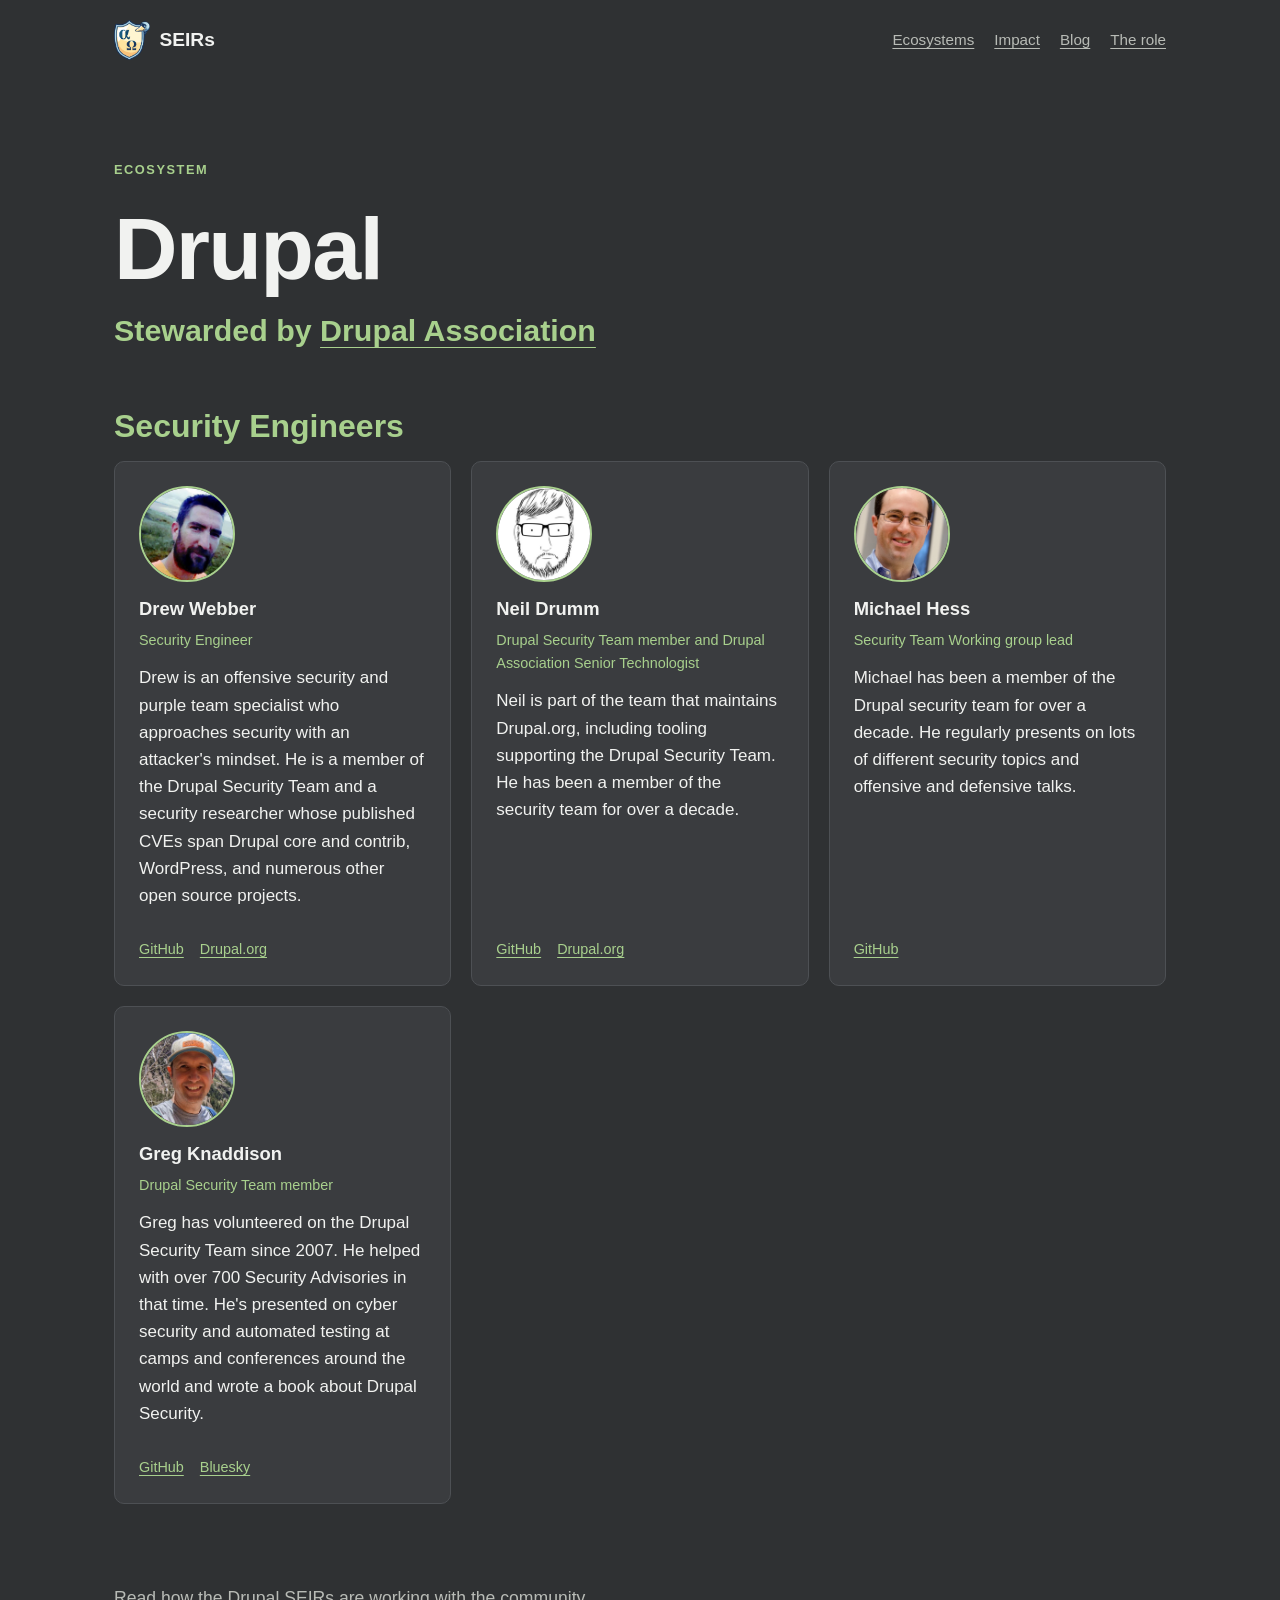
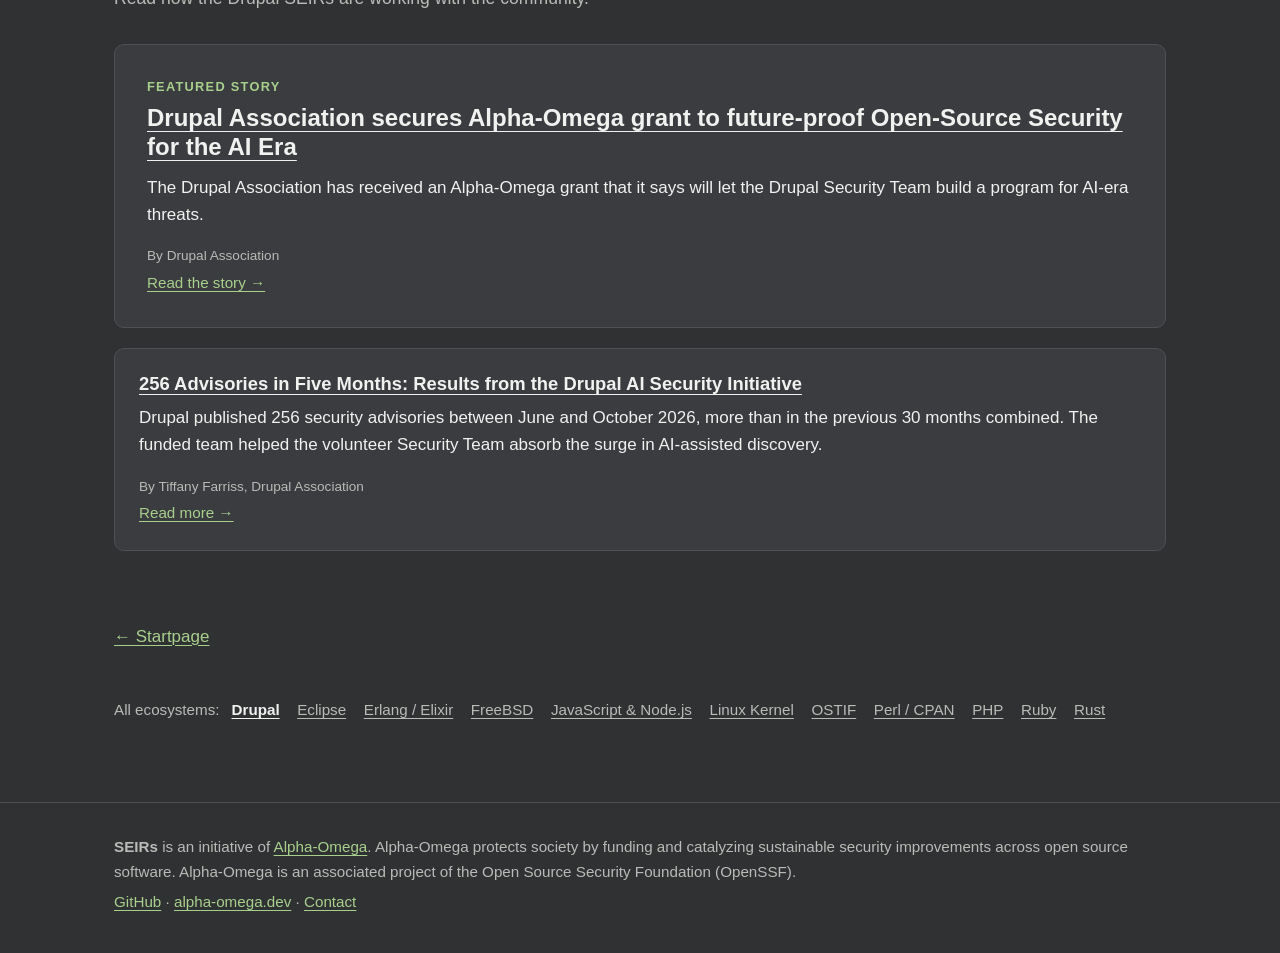
<file: ecosystems/drupal.html>
<!DOCTYPE html>
<html lang="en">
<head>
  <meta charset="utf-8">
  <meta name="viewport" content="width=device-width, initial-scale=1">
  <title>Drupal — Security Engineers in Residence | Alpha-Omega</title>
  <meta name="description" content="Security Engineers in Residence for the Drupal ecosystem.">
  <link rel="icon" href="../favicon-32.png" type="image/png" sizes="32x32">
  <link rel="icon" href="../favicon.svg" type="image/svg+xml" sizes="any">
  <link rel="apple-touch-icon" href="../apple-touch-icon.png">
  <link rel="stylesheet" href="../style.css">
</head>
<body>

<header class="site-header">
  <a class="brand" href="../">
    <img class="brand-logo" src="../alpha-omega-logo.png" alt="Alpha-Omega" width="36" height="40">
    <span class="brand-text">SEIRs</span>
  </a>
  <nav class="site-nav" aria-label="Main">
    <a href="../#ecosystems">Ecosystems</a>
    <a href="../#impact">Impact</a>
    <a href="../#blog">Blog</a>
    <a href="../role.html">The role</a>
  </nav>
</header>

<main class="eco-page">

  <section class="hero eco-hero">
    <p class="eyebrow">Ecosystem</p>
    <h1>Drupal</h1>
    <p class="subtitle">Stewarded by <a href="https://www.drupal.org/association">Drupal Association</a></p>

  </section>

  <section class="section">
    <h2>Security Engineers</h2>
    <div class="grid grid-3">
      <article class="card profile">
        <img class="profile-img" src="img/drupal-drew-webber.jpg" alt="Photo of Drew Webber" width="96" height="96" loading="lazy">
        <h3>Drew Webber</h3>
        <p class="profile-role">Security Engineer</p>
        <p>Drew is an offensive security and purple team specialist who approaches security with an attacker&#x27;s mindset. He is a member of the Drupal Security Team and a security researcher whose published CVEs span Drupal core and contrib, WordPress, and numerous other open source projects.</p>
        <ul class="profile-links"><li><a href="https://github.com/mcdruid">GitHub</a></li><li><a href="https://www.drupal.org/u/mcdruid">Drupal.org</a></li></ul>
      </article>
      <article class="card profile">
        <img class="profile-img" src="img/drupal-neil-drumm.jpg" alt="Photo of Neil Drumm" width="96" height="96" loading="lazy">
        <h3>Neil Drumm</h3>
        <p class="profile-role">Drupal Security Team member and Drupal Association Senior Technologist</p>
        <p>Neil is part of the team that maintains Drupal.org, including tooling supporting the Drupal Security Team. He has been a member of the security team for over a decade.</p>
        <ul class="profile-links"><li><a href="https://github.com/drumm">GitHub</a></li><li><a href="https://www.drupal.org/u/drumm">Drupal.org</a></li></ul>
      </article>
      <article class="card profile">
        <img class="profile-img" src="img/drupal-michael-hess.jpg" alt="Photo of Michael Hess" width="96" height="96" loading="lazy">
        <h3>Michael Hess</h3>
        <p class="profile-role">Security Team Working group lead</p>
        <p>Michael has been a member of the Drupal security team for over a decade. He regularly presents on lots of different security topics and offensive and defensive talks.</p>
        <ul class="profile-links"><li><a href="https://github.com/mlhess">GitHub</a></li></ul>
      </article>
      <article class="card profile">
        <img class="profile-img" src="img/drupal-greg-knaddison.jpg" alt="Photo of Greg Knaddison" width="96" height="96" loading="lazy">
        <h3>Greg Knaddison</h3>
        <p class="profile-role">Drupal Security Team member</p>
        <p>Greg has volunteered on the Drupal Security Team since 2007. He helped with over 700 Security Advisories in that time. He&#x27;s presented on cyber security and automated testing at camps and conferences around the world and wrote a book about Drupal Security.</p>
        <ul class="profile-links"><li><a href="https://github.com/greggles/">GitHub</a></li><li><a href="https://bsky.app/profile/gknaddison.bsky.social">Bluesky</a></li></ul>
      </article>
    </div>
  </section>

  <section class="section">
    <p class="section-intro">Read how the Drupal SEIRs are working with the community.</p>
    <article class="card story featured">
      <p class="story-eco">Featured story</p>
  <h3><a href="https://www.drupal.org/association/blog/drupal-association-secures-alpha-omega-grant-to-future-proof-open-source-security-for-the-ai-era">Drupal Association secures Alpha-Omega grant to future-proof Open-Source Security for the AI Era</a></h3>
  <p>The Drupal Association has received an Alpha-Omega grant that it says will let the Drupal Security Team build a program for AI-era threats.</p>
  <p class="story-by">By Drupal Association</p>
  <p class="story-more"><a href="https://www.drupal.org/association/blog/drupal-association-secures-alpha-omega-grant-to-future-proof-open-source-security-for-the-ai-era">Read the story &rarr;</a></p>
    </article>
    <div class="grid grid-3 more-stories">
      <article class="card story">
  <h3><a href="https://alpha-omega.dev/blog/256-advisories-in-five-months-results-from-the-drupal-ai-security-initiative/">256 Advisories in Five Months: Results from the Drupal AI Security Initiative</a></h3>
  <p>Drupal published 256 security advisories between June and October 2026, more than in the previous 30 months combined. The funded team helped the volunteer Security Team absorb the surge in AI-assisted discovery.</p>
  <p class="story-by">By Tiffany Farriss, Drupal Association</p>
  <p class="story-more"><a href="https://alpha-omega.dev/blog/256-advisories-in-five-months-results-from-the-drupal-ai-security-initiative/">Read more &rarr;</a></p>
      </article>
    </div>
  </section>

  <p class="back"><a href="../">&larr; Startpage</a></p>

  <nav class="eco-subnav" aria-label="All ecosystems">
  <span class="eco-subnav-label">All ecosystems:</span>
  <ul>
      <li><a href="drupal.html" aria-current="page">Drupal</a></li>
      <li><a href="eclipse.html">Eclipse</a></li>
      <li><a href="erlang.html">Erlang / Elixir</a></li>
      <li><a href="freebsd.html">FreeBSD</a></li>
      <li><a href="nodejs.html">JavaScript &amp; Node.js</a></li>
      <li><a href="linux-kernel.html">Linux Kernel</a></li>
      <li><a href="ostif.html">OSTIF</a></li>
      <li><a href="perl.html">Perl / CPAN</a></li>
      <li><a href="php.html">PHP</a></li>
      <li><a href="ruby.html">Ruby</a></li>
      <li><a href="rust.html">Rust</a></li>
  </ul>
</nav>

</main>

<footer class="site-footer">
  <div class="footer-inner">
    <p><strong>SEIRs</strong> is an initiative of <a href="https://alpha-omega.dev">Alpha-Omega</a>. Alpha-Omega protects society by funding and catalyzing sustainable security improvements across open source software. Alpha-Omega is an associated project of the Open Source Security Foundation (OpenSSF).</p>
    <p>
      <a href="https://github.com/alpha-omega-security">GitHub</a> ·
      <a href="https://alpha-omega.dev">alpha-omega.dev</a> ·
      <a href="#" data-contact data-u="sries" data-d="ved.agemo-ahpla">Contact</a>
    </p>
  </div>
</footer>

<script>
  // Assemble contact addresses at runtime so they are not present as text in the HTML.
  document.querySelectorAll('[data-contact]').forEach(function (a) {
    var r = function (t) { return t.split('').reverse().join(''); };
    var addr = r(a.dataset.u) + '@' + r(a.dataset.d);
    a.href = 'mailto:' + addr;
    if (a.hasAttribute('data-show')) { a.textContent = addr; }
    a.removeAttribute('data-u'); a.removeAttribute('data-d');
  });
</script>
</body>
</html>
</file>
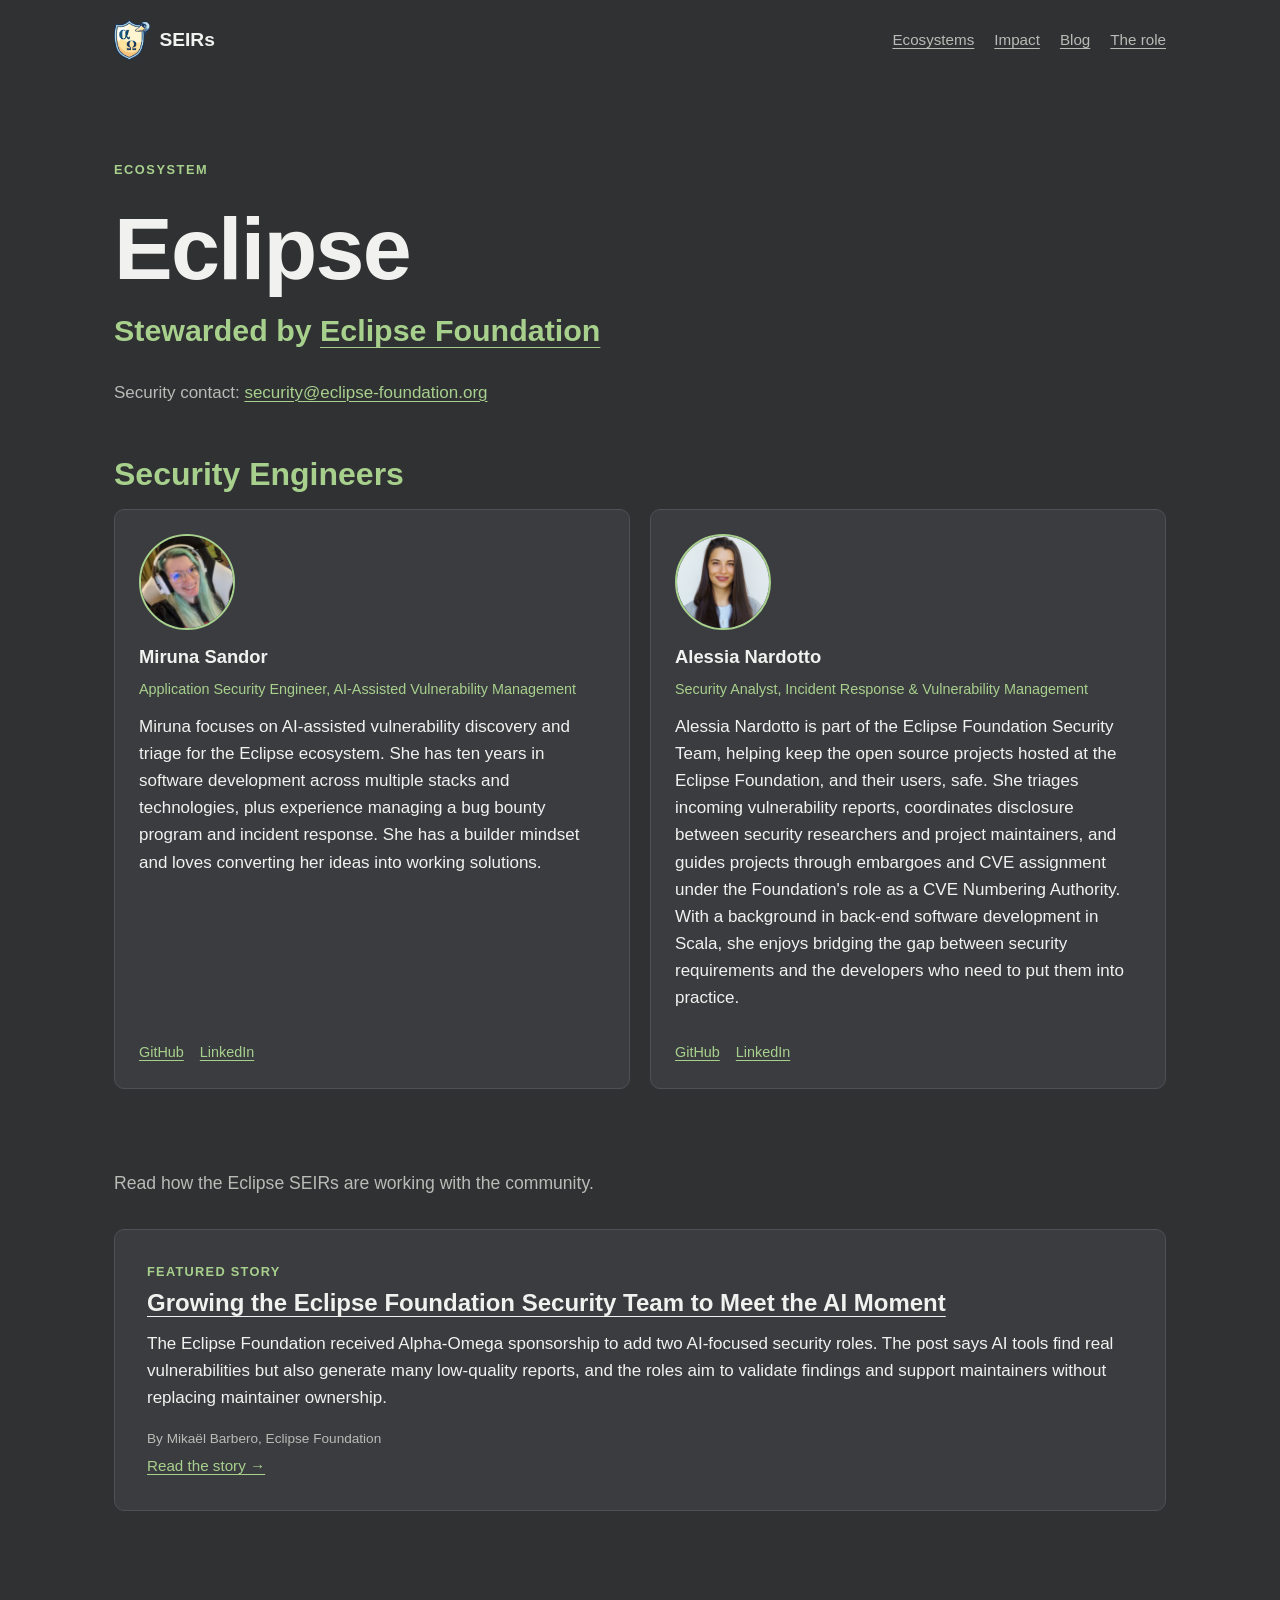
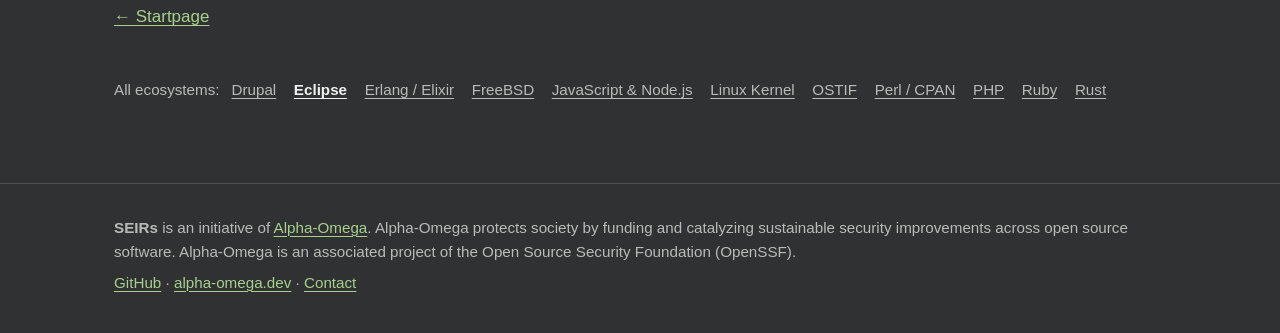
<file: ecosystems/eclipse.html>
<!DOCTYPE html>
<html lang="en">
<head>
  <meta charset="utf-8">
  <meta name="viewport" content="width=device-width, initial-scale=1">
  <title>Eclipse — Security Engineers in Residence | Alpha-Omega</title>
  <meta name="description" content="Security Engineers in Residence for the Eclipse ecosystem.">
  <link rel="icon" href="../favicon-32.png" type="image/png" sizes="32x32">
  <link rel="icon" href="../favicon.svg" type="image/svg+xml" sizes="any">
  <link rel="apple-touch-icon" href="../apple-touch-icon.png">
  <link rel="stylesheet" href="../style.css">
</head>
<body>

<header class="site-header">
  <a class="brand" href="../">
    <img class="brand-logo" src="../alpha-omega-logo.png" alt="Alpha-Omega" width="36" height="40">
    <span class="brand-text">SEIRs</span>
  </a>
  <nav class="site-nav" aria-label="Main">
    <a href="../#ecosystems">Ecosystems</a>
    <a href="../#impact">Impact</a>
    <a href="../#blog">Blog</a>
    <a href="../role.html">The role</a>
  </nav>
</header>

<main class="eco-page">

  <section class="hero eco-hero">
    <p class="eyebrow">Ecosystem</p>
    <h1>Eclipse</h1>
    <p class="subtitle">Stewarded by <a href="https://www.eclipse.org/">Eclipse Foundation</a></p>
    <p class="contact-line">Security contact: <a href="#" data-contact data-show data-u="ytiruces" data-d="gro.noitadnuof-espilce"></a></p>
  </section>

  <section class="section">
    <h2>Security Engineers</h2>
    <div class="grid grid-3">
      <article class="card profile">
        <img class="profile-img" src="img/eclipse-miruna-sandor.jpg" alt="Photo of Miruna Sandor" width="96" height="96" loading="lazy">
        <h3>Miruna Sandor</h3>
        <p class="profile-role">Application Security Engineer, AI-Assisted Vulnerability Management</p>
        <p>Miruna focuses on AI-assisted vulnerability discovery and triage for the Eclipse ecosystem. She has ten years in software development across multiple stacks and technologies, plus experience managing a bug bounty program and incident response. She has a builder mindset and loves converting her ideas into working solutions.</p>
        <ul class="profile-links"><li><a href="https://github.com/Miru5">GitHub</a></li><li><a href="https://www.linkedin.com/in/miruna1923">LinkedIn</a></li></ul>
      </article>
      <article class="card profile">
        <img class="profile-img" src="img/eclipse-alessia-nardotto.jpg" alt="Photo of Alessia Nardotto" width="96" height="96" loading="lazy">
        <h3>Alessia Nardotto</h3>
        <p class="profile-role">Security Analyst, Incident Response &amp; Vulnerability Management</p>
        <p>Alessia Nardotto is part of the Eclipse Foundation Security Team, helping keep the open source projects hosted at the Eclipse Foundation, and their users, safe. She triages incoming vulnerability reports, coordinates disclosure between security researchers and project maintainers, and guides projects through embargoes and CVE assignment under the Foundation&#x27;s role as a CVE Numbering Authority. With a background in back-end software development in Scala, she enjoys bridging the gap between security requirements and the developers who need to put them into practice.</p>
        <ul class="profile-links"><li><a href="https://github.com/AleNard">GitHub</a></li><li><a href="https://www.linkedin.com/in/alessianardotto">LinkedIn</a></li></ul>
      </article>
    </div>
  </section>

  <section class="section">
    <p class="section-intro">Read how the Eclipse SEIRs are working with the community.</p>
    <article class="card story featured">
      <p class="story-eco">Featured story</p>
  <h3><a href="https://blogs.eclipse.org/post/mika%C3%ABl-barbero/growing-eclipse-foundation-security-team-meet-ai-moment">Growing the Eclipse Foundation Security Team to Meet the AI Moment</a></h3>
  <p>The Eclipse Foundation received Alpha-Omega sponsorship to add two AI-focused security roles. The post says AI tools find real vulnerabilities but also generate many low-quality reports, and the roles aim to validate findings and support maintainers without replacing maintainer ownership.</p>
  <p class="story-by">By Mikaël Barbero, Eclipse Foundation</p>
  <p class="story-more"><a href="https://blogs.eclipse.org/post/mika%C3%ABl-barbero/growing-eclipse-foundation-security-team-meet-ai-moment">Read the story &rarr;</a></p>
    </article>
  </section>

  <p class="back"><a href="../">&larr; Startpage</a></p>

  <nav class="eco-subnav" aria-label="All ecosystems">
  <span class="eco-subnav-label">All ecosystems:</span>
  <ul>
      <li><a href="drupal.html">Drupal</a></li>
      <li><a href="eclipse.html" aria-current="page">Eclipse</a></li>
      <li><a href="erlang.html">Erlang / Elixir</a></li>
      <li><a href="freebsd.html">FreeBSD</a></li>
      <li><a href="nodejs.html">JavaScript &amp; Node.js</a></li>
      <li><a href="linux-kernel.html">Linux Kernel</a></li>
      <li><a href="ostif.html">OSTIF</a></li>
      <li><a href="perl.html">Perl / CPAN</a></li>
      <li><a href="php.html">PHP</a></li>
      <li><a href="ruby.html">Ruby</a></li>
      <li><a href="rust.html">Rust</a></li>
  </ul>
</nav>

</main>

<footer class="site-footer">
  <div class="footer-inner">
    <p><strong>SEIRs</strong> is an initiative of <a href="https://alpha-omega.dev">Alpha-Omega</a>. Alpha-Omega protects society by funding and catalyzing sustainable security improvements across open source software. Alpha-Omega is an associated project of the Open Source Security Foundation (OpenSSF).</p>
    <p>
      <a href="https://github.com/alpha-omega-security">GitHub</a> ·
      <a href="https://alpha-omega.dev">alpha-omega.dev</a> ·
      <a href="#" data-contact data-u="sries" data-d="ved.agemo-ahpla">Contact</a>
    </p>
  </div>
</footer>

<script>
  // Assemble contact addresses at runtime so they are not present as text in the HTML.
  document.querySelectorAll('[data-contact]').forEach(function (a) {
    var r = function (t) { return t.split('').reverse().join(''); };
    var addr = r(a.dataset.u) + '@' + r(a.dataset.d);
    a.href = 'mailto:' + addr;
    if (a.hasAttribute('data-show')) { a.textContent = addr; }
    a.removeAttribute('data-u'); a.removeAttribute('data-d');
  });
</script>
</body>
</html>
</file>
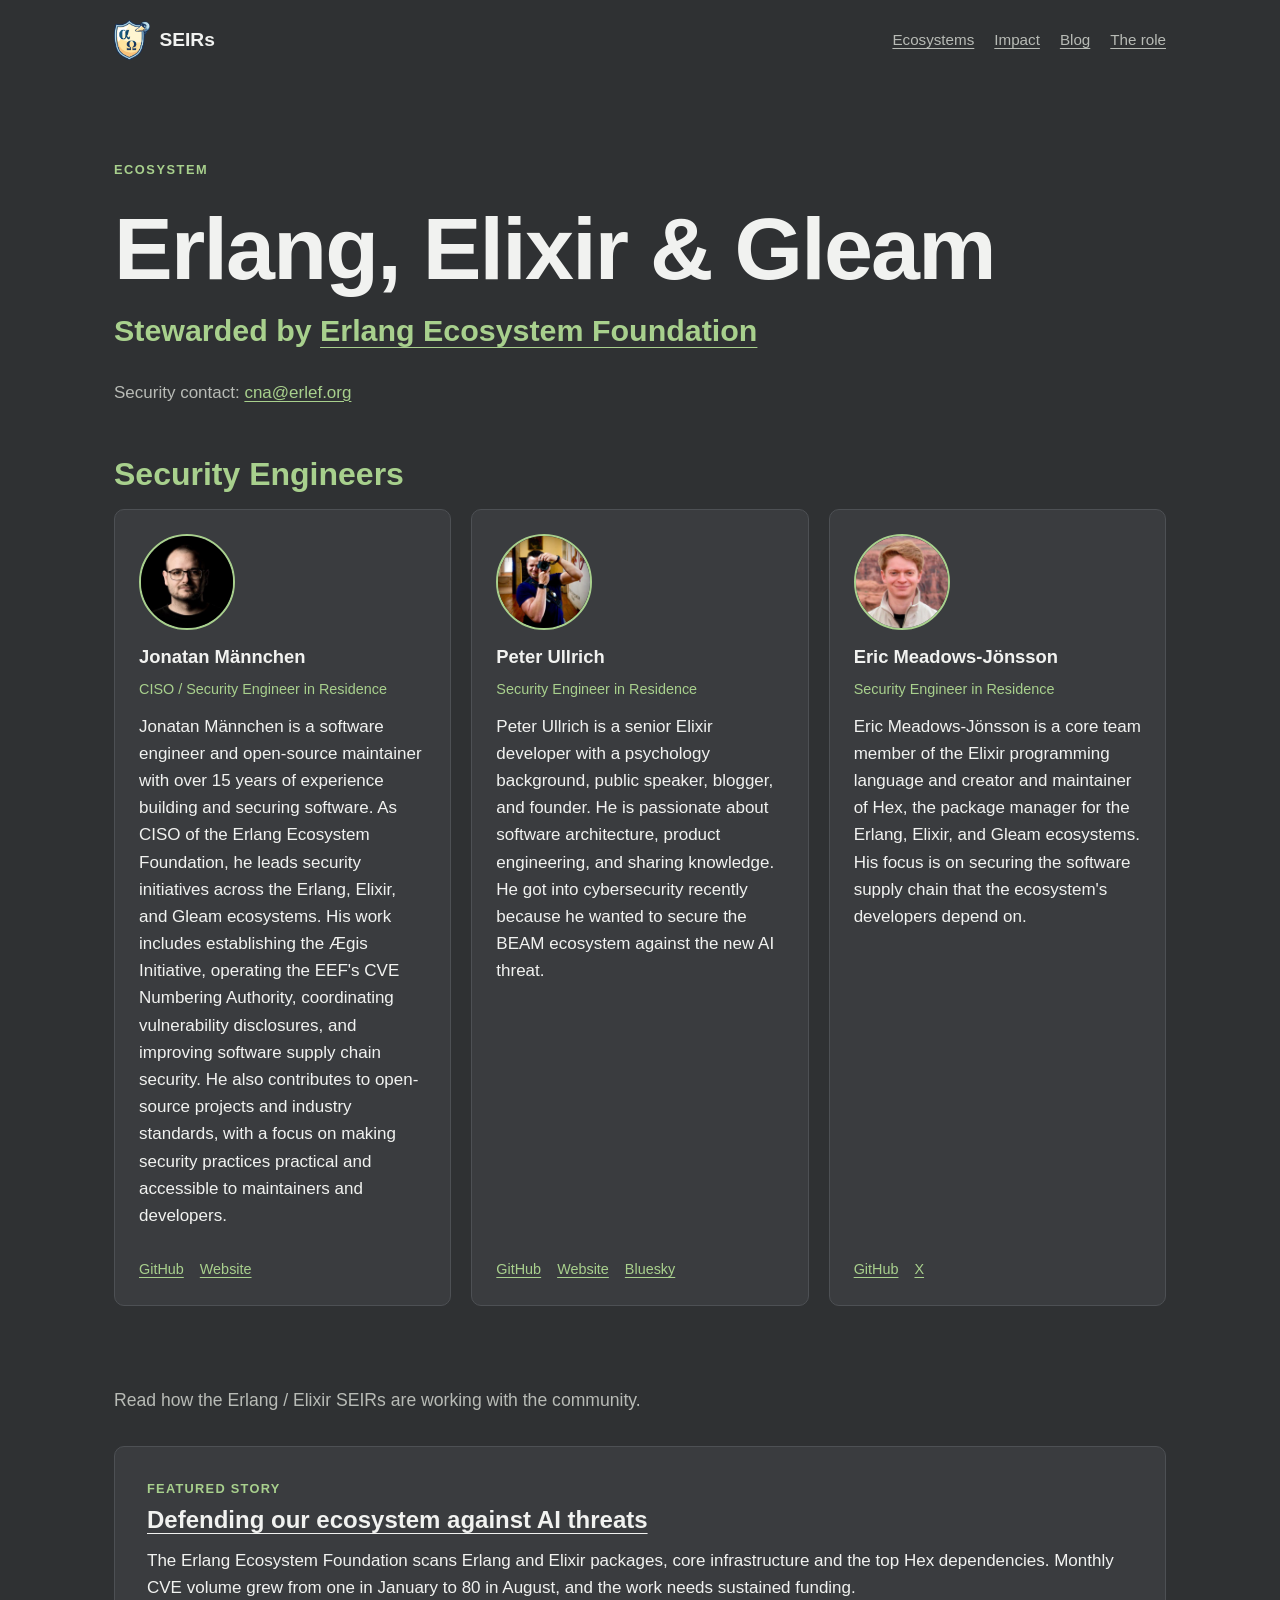
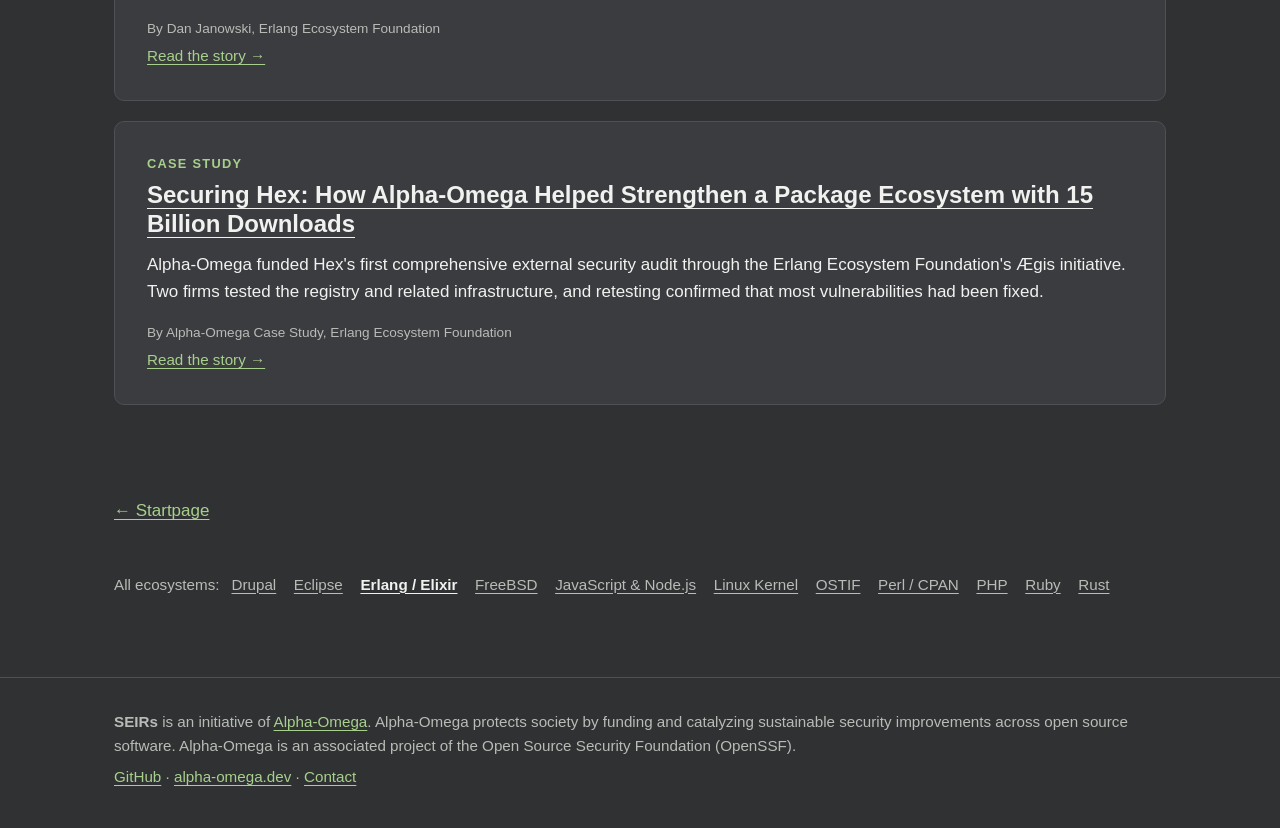
<file: ecosystems/erlang.html>
<!DOCTYPE html>
<html lang="en">
<head>
  <meta charset="utf-8">
  <meta name="viewport" content="width=device-width, initial-scale=1">
  <title>Erlang / Elixir — Security Engineers in Residence | Alpha-Omega</title>
  <meta name="description" content="Security Engineers in Residence for the Erlang / Elixir ecosystem.">
  <link rel="icon" href="../favicon-32.png" type="image/png" sizes="32x32">
  <link rel="icon" href="../favicon.svg" type="image/svg+xml" sizes="any">
  <link rel="apple-touch-icon" href="../apple-touch-icon.png">
  <link rel="stylesheet" href="../style.css">
</head>
<body>

<header class="site-header">
  <a class="brand" href="../">
    <img class="brand-logo" src="../alpha-omega-logo.png" alt="Alpha-Omega" width="36" height="40">
    <span class="brand-text">SEIRs</span>
  </a>
  <nav class="site-nav" aria-label="Main">
    <a href="../#ecosystems">Ecosystems</a>
    <a href="../#impact">Impact</a>
    <a href="../#blog">Blog</a>
    <a href="../role.html">The role</a>
  </nav>
</header>

<main class="eco-page">

  <section class="hero eco-hero">
    <p class="eyebrow">Ecosystem</p>
    <h1>Erlang, Elixir &amp; Gleam</h1>
    <p class="subtitle">Stewarded by <a href="https://erlef.org/">Erlang Ecosystem Foundation</a></p>
    <p class="contact-line">Security contact: <a href="#" data-contact data-show data-u="anc" data-d="gro.felre"></a></p>
  </section>

  <section class="section">
    <h2>Security Engineers</h2>
    <div class="grid grid-3">
      <article class="card profile">
        <img class="profile-img" src="img/erlang-jonatan-maennchen.jpg" alt="Photo of Jonatan Männchen" width="96" height="96" loading="lazy">
        <h3>Jonatan Männchen</h3>
        <p class="profile-role">CISO / Security Engineer in Residence</p>
        <p>Jonatan Männchen is a software engineer and open-source maintainer with over 15 years of experience building and securing software. As CISO of the Erlang Ecosystem Foundation, he leads security initiatives across the Erlang, Elixir, and Gleam ecosystems. His work includes establishing the Ægis Initiative, operating the EEF&#x27;s CVE Numbering Authority, coordinating vulnerability disclosures, and improving software supply chain security. He also contributes to open-source projects and industry standards, with a focus on making security practices practical and accessible to maintainers and developers.</p>
        <ul class="profile-links"><li><a href="https://github.com/maennchen">GitHub</a></li><li><a href="https://maennchen.dev/">Website</a></li></ul>
      </article>
      <article class="card profile">
        <img class="profile-img" src="img/erlang-peter-ullrich.jpg" alt="Photo of Peter Ullrich" width="96" height="96" loading="lazy">
        <h3>Peter Ullrich</h3>
        <p class="profile-role">Security Engineer in Residence</p>
        <p>Peter Ullrich is a senior Elixir developer with a psychology background, public speaker, blogger, and founder. He is passionate about software architecture, product engineering, and sharing knowledge. He got into cybersecurity recently because he wanted to secure the BEAM ecosystem against the new AI threat.</p>
        <ul class="profile-links"><li><a href="https://github.com/pjullrich">GitHub</a></li><li><a href="https://peterullrich.com">Website</a></li><li><a href="https://bsky.app/profile/peterullrich.com">Bluesky</a></li></ul>
      </article>
      <article class="card profile">
        <img class="profile-img" src="img/erlang-eric-meadows-jonsson.jpg" alt="Photo of Eric Meadows-Jönsson" width="96" height="96" loading="lazy">
        <h3>Eric Meadows-Jönsson</h3>
        <p class="profile-role">Security Engineer in Residence</p>
        <p>Eric Meadows-Jönsson is a core team member of the Elixir programming language and creator and maintainer of Hex, the package manager for the Erlang, Elixir, and Gleam ecosystems. His focus is on securing the software supply chain that the ecosystem&#x27;s developers depend on.</p>
        <ul class="profile-links"><li><a href="https://github.com/ericmj">GitHub</a></li><li><a href="https://x.com/emjii">X</a></li></ul>
      </article>
    </div>
  </section>

  <section class="section">
    <p class="section-intro">Read how the Erlang / Elixir SEIRs are working with the community.</p>
    <article class="card story featured">
      <p class="story-eco">Featured story</p>
  <h3><a href="https://alpha-omega.dev/blog/our-self-defense-defending-our-ecosystem-against-ai-threats/">Defending our ecosystem against AI threats</a></h3>
  <p>The Erlang Ecosystem Foundation scans Erlang and Elixir packages, core infrastructure and the top Hex dependencies. Monthly CVE volume grew from one in January to 80 in August, and the work needs sustained funding.</p>
  <p class="story-by">By Dan Janowski, Erlang Ecosystem Foundation</p>
  <p class="story-more"><a href="https://alpha-omega.dev/blog/our-self-defense-defending-our-ecosystem-against-ai-threats/">Read the story &rarr;</a></p>
    </article>
    <article class="card story featured">
      <p class="story-eco">Case study</p>
  <h3><a href="https://alpha-omega.dev/blog/securing-hex-how-alpha-omega-helped-strengthen-a-package-ecosystem-with-15-billion-downloads/">Securing Hex: How Alpha-Omega Helped Strengthen a Package Ecosystem with 15 Billion Downloads</a></h3>
  <p>Alpha-Omega funded Hex&#x27;s first comprehensive external security audit through the Erlang Ecosystem Foundation&#x27;s Ægis initiative. Two firms tested the registry and related infrastructure, and retesting confirmed that most vulnerabilities had been fixed.</p>
  <p class="story-by">By Alpha-Omega Case Study, Erlang Ecosystem Foundation</p>
  <p class="story-more"><a href="https://alpha-omega.dev/blog/securing-hex-how-alpha-omega-helped-strengthen-a-package-ecosystem-with-15-billion-downloads/">Read the story &rarr;</a></p>
    </article>
  </section>

  <p class="back"><a href="../">&larr; Startpage</a></p>

  <nav class="eco-subnav" aria-label="All ecosystems">
  <span class="eco-subnav-label">All ecosystems:</span>
  <ul>
      <li><a href="drupal.html">Drupal</a></li>
      <li><a href="eclipse.html">Eclipse</a></li>
      <li><a href="erlang.html" aria-current="page">Erlang / Elixir</a></li>
      <li><a href="freebsd.html">FreeBSD</a></li>
      <li><a href="nodejs.html">JavaScript &amp; Node.js</a></li>
      <li><a href="linux-kernel.html">Linux Kernel</a></li>
      <li><a href="ostif.html">OSTIF</a></li>
      <li><a href="perl.html">Perl / CPAN</a></li>
      <li><a href="php.html">PHP</a></li>
      <li><a href="ruby.html">Ruby</a></li>
      <li><a href="rust.html">Rust</a></li>
  </ul>
</nav>

</main>

<footer class="site-footer">
  <div class="footer-inner">
    <p><strong>SEIRs</strong> is an initiative of <a href="https://alpha-omega.dev">Alpha-Omega</a>. Alpha-Omega protects society by funding and catalyzing sustainable security improvements across open source software. Alpha-Omega is an associated project of the Open Source Security Foundation (OpenSSF).</p>
    <p>
      <a href="https://github.com/alpha-omega-security">GitHub</a> ·
      <a href="https://alpha-omega.dev">alpha-omega.dev</a> ·
      <a href="#" data-contact data-u="sries" data-d="ved.agemo-ahpla">Contact</a>
    </p>
  </div>
</footer>

<script>
  // Assemble contact addresses at runtime so they are not present as text in the HTML.
  document.querySelectorAll('[data-contact]').forEach(function (a) {
    var r = function (t) { return t.split('').reverse().join(''); };
    var addr = r(a.dataset.u) + '@' + r(a.dataset.d);
    a.href = 'mailto:' + addr;
    if (a.hasAttribute('data-show')) { a.textContent = addr; }
    a.removeAttribute('data-u'); a.removeAttribute('data-d');
  });
</script>
</body>
</html>
</file>
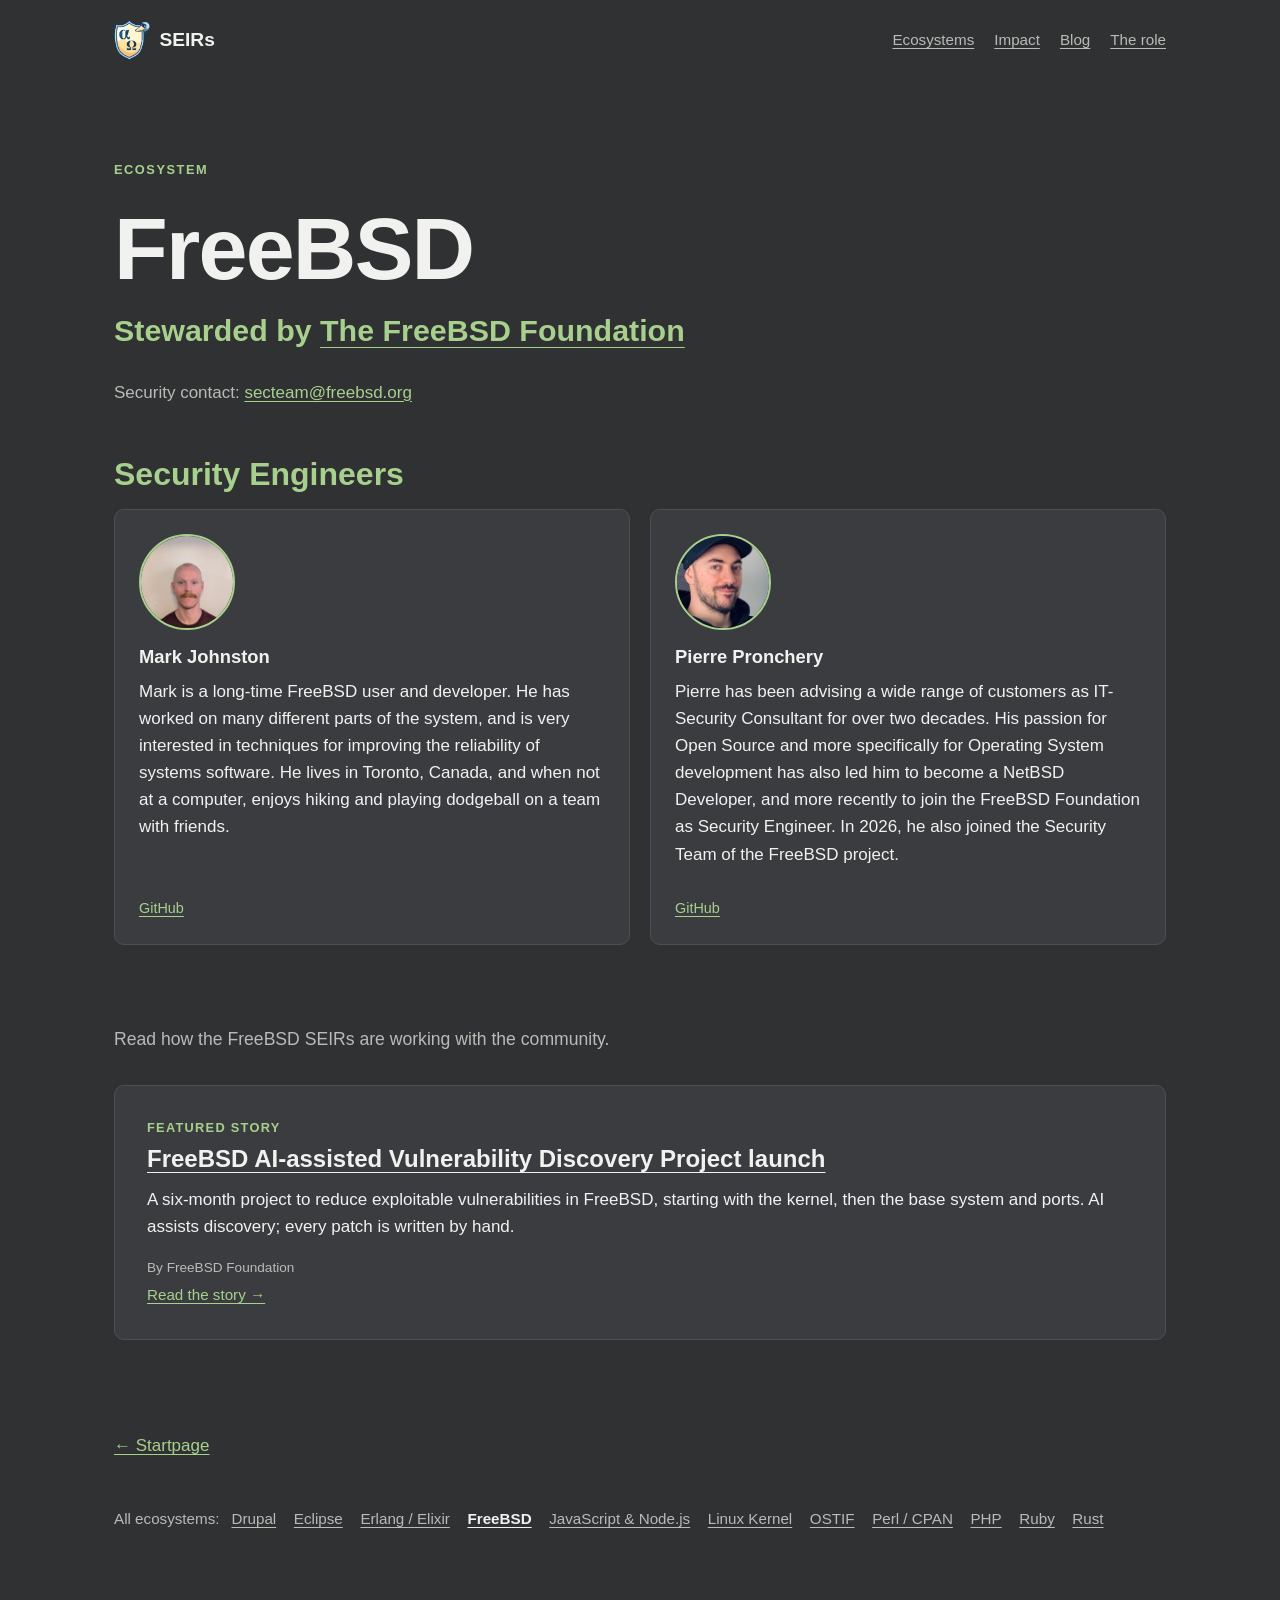
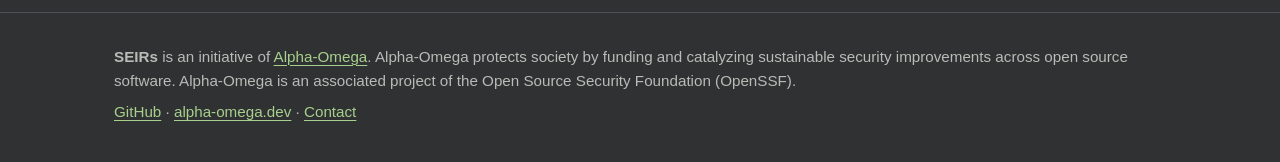
<file: ecosystems/freebsd.html>
<!DOCTYPE html>
<html lang="en">
<head>
  <meta charset="utf-8">
  <meta name="viewport" content="width=device-width, initial-scale=1">
  <title>FreeBSD — Security Engineers in Residence | Alpha-Omega</title>
  <meta name="description" content="Security Engineers in Residence for the FreeBSD ecosystem.">
  <link rel="icon" href="../favicon-32.png" type="image/png" sizes="32x32">
  <link rel="icon" href="../favicon.svg" type="image/svg+xml" sizes="any">
  <link rel="apple-touch-icon" href="../apple-touch-icon.png">
  <link rel="stylesheet" href="../style.css">
</head>
<body>

<header class="site-header">
  <a class="brand" href="../">
    <img class="brand-logo" src="../alpha-omega-logo.png" alt="Alpha-Omega" width="36" height="40">
    <span class="brand-text">SEIRs</span>
  </a>
  <nav class="site-nav" aria-label="Main">
    <a href="../#ecosystems">Ecosystems</a>
    <a href="../#impact">Impact</a>
    <a href="../#blog">Blog</a>
    <a href="../role.html">The role</a>
  </nav>
</header>

<main class="eco-page">

  <section class="hero eco-hero">
    <p class="eyebrow">Ecosystem</p>
    <h1>FreeBSD</h1>
    <p class="subtitle">Stewarded by <a href="https://freebsdfoundation.org/">The FreeBSD Foundation</a></p>
    <p class="contact-line">Security contact: <a href="#" data-contact data-show data-u="maetces" data-d="gro.dsbeerf"></a></p>
  </section>

  <section class="section">
    <h2>Security Engineers</h2>
    <div class="grid grid-3">
      <article class="card profile">
        <img class="profile-img" src="img/freebsd-mark-johnston.jpg" alt="Photo of Mark Johnston" width="96" height="96" loading="lazy">
        <h3>Mark Johnston</h3>
        <p>Mark is a long-time FreeBSD user and developer. He has worked on many different parts of the system, and is very interested in techniques for improving the reliability of systems software. He lives in Toronto, Canada, and when not at a computer, enjoys hiking and playing dodgeball on a team with friends.</p>
        <ul class="profile-links"><li><a href="https://github.com/markjdb">GitHub</a></li></ul>
      </article>
      <article class="card profile">
        <img class="profile-img" src="img/freebsd-pierre-pronchery.jpg" alt="Photo of Pierre Pronchery" width="96" height="96" loading="lazy">
        <h3>Pierre Pronchery</h3>
        <p>Pierre has been advising a wide range of customers as IT-Security Consultant for over two decades. His passion for Open Source and more specifically for Operating System development has also led him to become a NetBSD Developer, and more recently to join the FreeBSD Foundation as Security Engineer. In 2026, he also joined the Security Team of the FreeBSD project.</p>
        <ul class="profile-links"><li><a href="https://github.com/khorben">GitHub</a></li></ul>
      </article>
    </div>
  </section>

  <section class="section">
    <p class="section-intro">Read how the FreeBSD SEIRs are working with the community.</p>
    <article class="card story featured">
      <p class="story-eco">Featured story</p>
  <h3><a href="https://alpha-omega.dev/blog/freebsd-ai-assisted-vulnerability-discovery-project-launch/">FreeBSD AI-assisted Vulnerability Discovery Project launch</a></h3>
  <p>A six-month project to reduce exploitable vulnerabilities in FreeBSD, starting with the kernel, then the base system and ports. AI assists discovery; every patch is written by hand.</p>
  <p class="story-by">By FreeBSD Foundation</p>
  <p class="story-more"><a href="https://alpha-omega.dev/blog/freebsd-ai-assisted-vulnerability-discovery-project-launch/">Read the story &rarr;</a></p>
    </article>
  </section>

  <p class="back"><a href="../">&larr; Startpage</a></p>

  <nav class="eco-subnav" aria-label="All ecosystems">
  <span class="eco-subnav-label">All ecosystems:</span>
  <ul>
      <li><a href="drupal.html">Drupal</a></li>
      <li><a href="eclipse.html">Eclipse</a></li>
      <li><a href="erlang.html">Erlang / Elixir</a></li>
      <li><a href="freebsd.html" aria-current="page">FreeBSD</a></li>
      <li><a href="nodejs.html">JavaScript &amp; Node.js</a></li>
      <li><a href="linux-kernel.html">Linux Kernel</a></li>
      <li><a href="ostif.html">OSTIF</a></li>
      <li><a href="perl.html">Perl / CPAN</a></li>
      <li><a href="php.html">PHP</a></li>
      <li><a href="ruby.html">Ruby</a></li>
      <li><a href="rust.html">Rust</a></li>
  </ul>
</nav>

</main>

<footer class="site-footer">
  <div class="footer-inner">
    <p><strong>SEIRs</strong> is an initiative of <a href="https://alpha-omega.dev">Alpha-Omega</a>. Alpha-Omega protects society by funding and catalyzing sustainable security improvements across open source software. Alpha-Omega is an associated project of the Open Source Security Foundation (OpenSSF).</p>
    <p>
      <a href="https://github.com/alpha-omega-security">GitHub</a> ·
      <a href="https://alpha-omega.dev">alpha-omega.dev</a> ·
      <a href="#" data-contact data-u="sries" data-d="ved.agemo-ahpla">Contact</a>
    </p>
  </div>
</footer>

<script>
  // Assemble contact addresses at runtime so they are not present as text in the HTML.
  document.querySelectorAll('[data-contact]').forEach(function (a) {
    var r = function (t) { return t.split('').reverse().join(''); };
    var addr = r(a.dataset.u) + '@' + r(a.dataset.d);
    a.href = 'mailto:' + addr;
    if (a.hasAttribute('data-show')) { a.textContent = addr; }
    a.removeAttribute('data-u'); a.removeAttribute('data-d');
  });
</script>
</body>
</html>
</file>
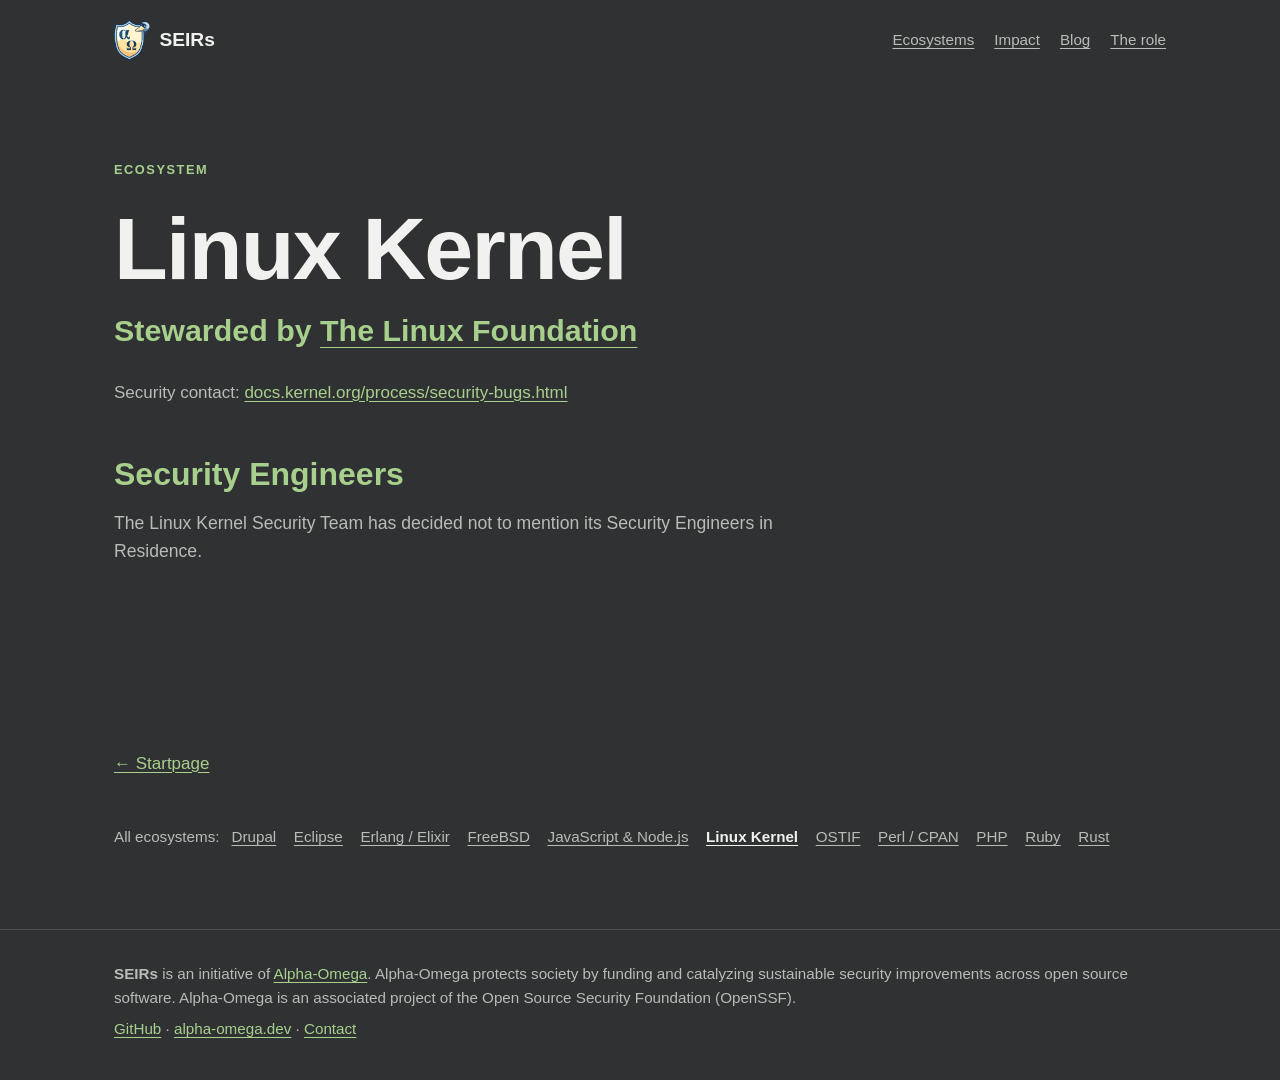
<file: ecosystems/linux-kernel.html>
<!DOCTYPE html>
<html lang="en">
<head>
  <meta charset="utf-8">
  <meta name="viewport" content="width=device-width, initial-scale=1">
  <title>Linux Kernel — Security Engineers in Residence | Alpha-Omega</title>
  <meta name="description" content="Security Engineers in Residence for the Linux Kernel ecosystem.">
  <link rel="icon" href="../favicon-32.png" type="image/png" sizes="32x32">
  <link rel="icon" href="../favicon.svg" type="image/svg+xml" sizes="any">
  <link rel="apple-touch-icon" href="../apple-touch-icon.png">
  <link rel="stylesheet" href="../style.css">
</head>
<body>

<header class="site-header">
  <a class="brand" href="../">
    <img class="brand-logo" src="../alpha-omega-logo.png" alt="Alpha-Omega" width="36" height="40">
    <span class="brand-text">SEIRs</span>
  </a>
  <nav class="site-nav" aria-label="Main">
    <a href="../#ecosystems">Ecosystems</a>
    <a href="../#impact">Impact</a>
    <a href="../#blog">Blog</a>
    <a href="../role.html">The role</a>
  </nav>
</header>

<main class="eco-page">

  <section class="hero eco-hero">
    <p class="eyebrow">Ecosystem</p>
    <h1>Linux Kernel</h1>
    <p class="subtitle">Stewarded by <a href="https://www.linuxfoundation.org/">The Linux Foundation</a></p>
    <p class="contact-line">Security contact: <a href="https://docs.kernel.org/process/security-bugs.html">docs.kernel.org/process/security-bugs.html</a></p>
  </section>

  <section class="section">
    <h2>Security Engineers</h2>
    <div class="grid grid-3">
      <p class="section-intro">The Linux Kernel Security Team has decided not to mention its Security Engineers in Residence.</p>
    </div>
  </section>

  <section class="section">

  </section>

  <p class="back"><a href="../">&larr; Startpage</a></p>

  <nav class="eco-subnav" aria-label="All ecosystems">
  <span class="eco-subnav-label">All ecosystems:</span>
  <ul>
      <li><a href="drupal.html">Drupal</a></li>
      <li><a href="eclipse.html">Eclipse</a></li>
      <li><a href="erlang.html">Erlang / Elixir</a></li>
      <li><a href="freebsd.html">FreeBSD</a></li>
      <li><a href="nodejs.html">JavaScript &amp; Node.js</a></li>
      <li><a href="linux-kernel.html" aria-current="page">Linux Kernel</a></li>
      <li><a href="ostif.html">OSTIF</a></li>
      <li><a href="perl.html">Perl / CPAN</a></li>
      <li><a href="php.html">PHP</a></li>
      <li><a href="ruby.html">Ruby</a></li>
      <li><a href="rust.html">Rust</a></li>
  </ul>
</nav>

</main>

<footer class="site-footer">
  <div class="footer-inner">
    <p><strong>SEIRs</strong> is an initiative of <a href="https://alpha-omega.dev">Alpha-Omega</a>. Alpha-Omega protects society by funding and catalyzing sustainable security improvements across open source software. Alpha-Omega is an associated project of the Open Source Security Foundation (OpenSSF).</p>
    <p>
      <a href="https://github.com/alpha-omega-security">GitHub</a> ·
      <a href="https://alpha-omega.dev">alpha-omega.dev</a> ·
      <a href="#" data-contact data-u="sries" data-d="ved.agemo-ahpla">Contact</a>
    </p>
  </div>
</footer>

<script>
  // Assemble contact addresses at runtime so they are not present as text in the HTML.
  document.querySelectorAll('[data-contact]').forEach(function (a) {
    var r = function (t) { return t.split('').reverse().join(''); };
    var addr = r(a.dataset.u) + '@' + r(a.dataset.d);
    a.href = 'mailto:' + addr;
    if (a.hasAttribute('data-show')) { a.textContent = addr; }
    a.removeAttribute('data-u'); a.removeAttribute('data-d');
  });
</script>
</body>
</html>
</file>
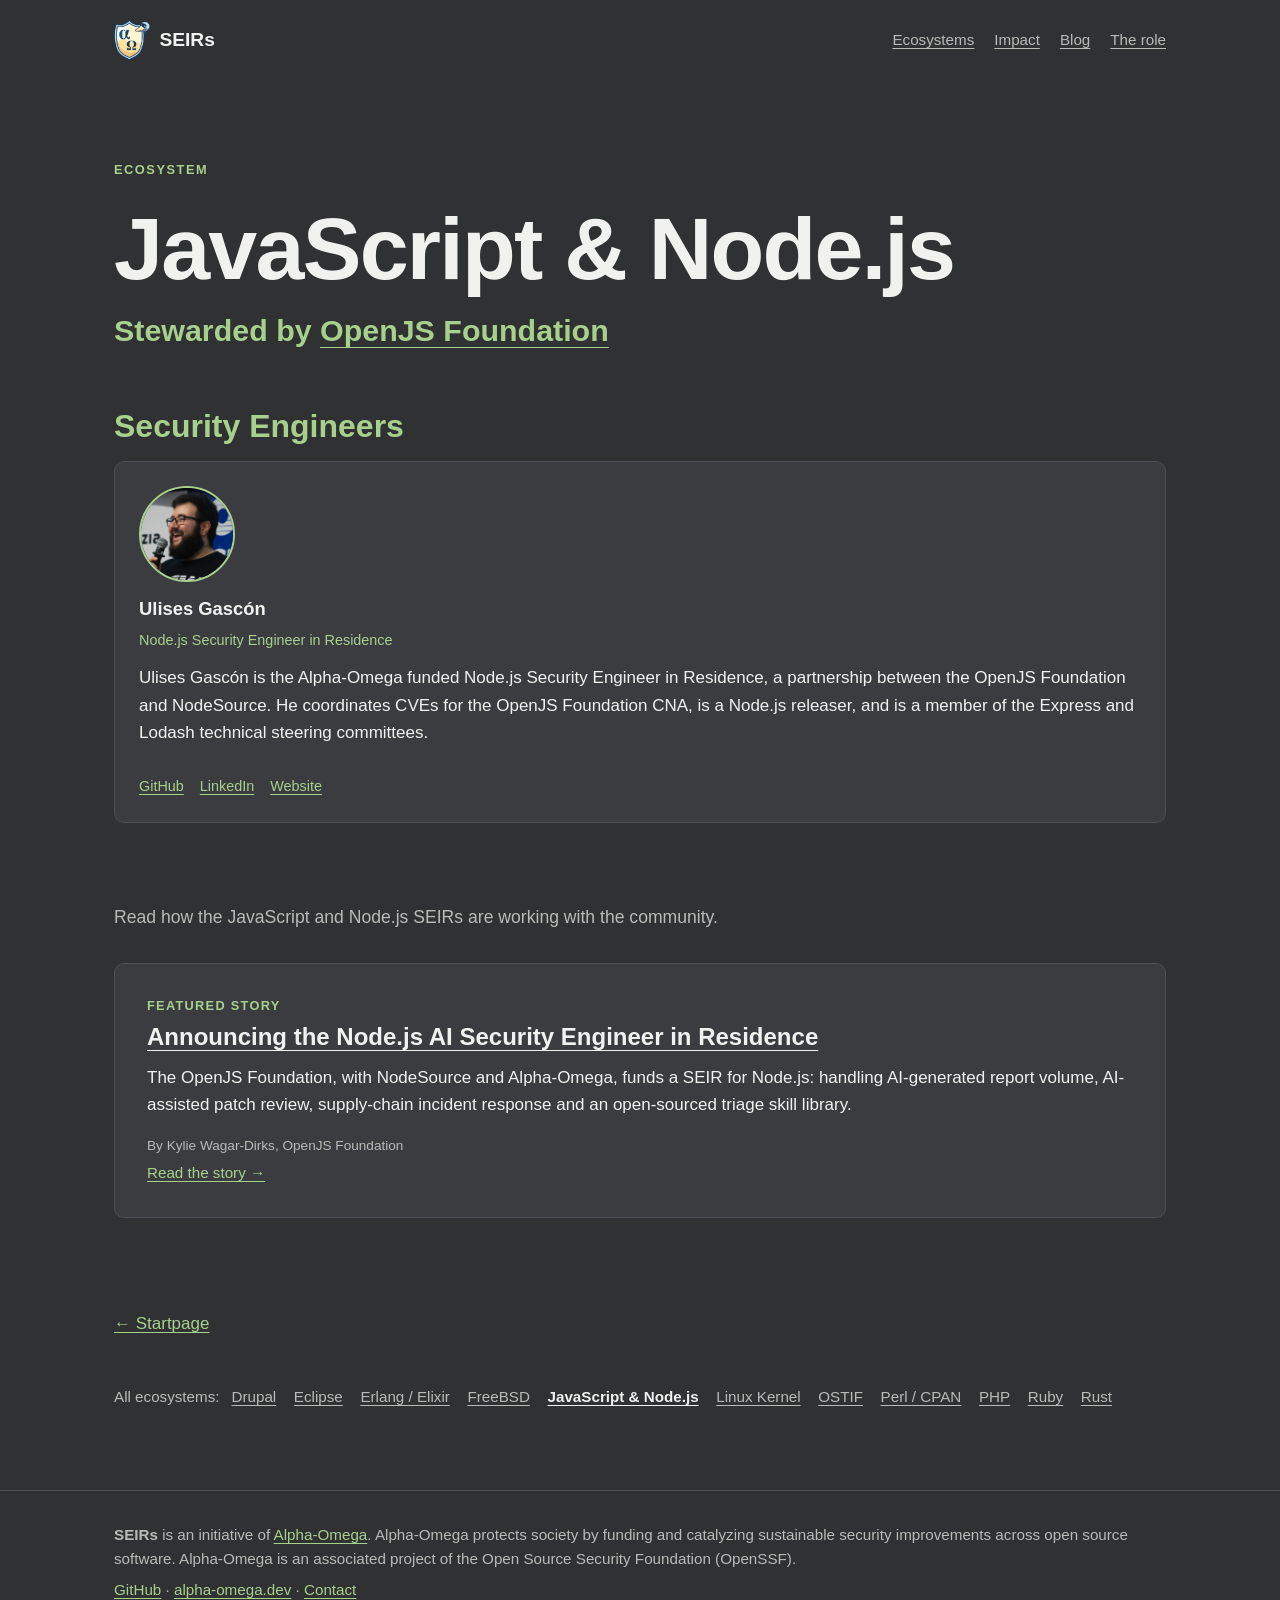
<file: ecosystems/nodejs.html>
<!DOCTYPE html>
<html lang="en">
<head>
  <meta charset="utf-8">
  <meta name="viewport" content="width=device-width, initial-scale=1">
  <title>JavaScript and Node.js — Security Engineers in Residence | Alpha-Omega</title>
  <meta name="description" content="Security Engineers in Residence for the JavaScript and Node.js ecosystem.">
  <link rel="icon" href="../favicon-32.png" type="image/png" sizes="32x32">
  <link rel="icon" href="../favicon.svg" type="image/svg+xml" sizes="any">
  <link rel="apple-touch-icon" href="../apple-touch-icon.png">
  <link rel="stylesheet" href="../style.css">
</head>
<body>

<header class="site-header">
  <a class="brand" href="../">
    <img class="brand-logo" src="../alpha-omega-logo.png" alt="Alpha-Omega" width="36" height="40">
    <span class="brand-text">SEIRs</span>
  </a>
  <nav class="site-nav" aria-label="Main">
    <a href="../#ecosystems">Ecosystems</a>
    <a href="../#impact">Impact</a>
    <a href="../#blog">Blog</a>
    <a href="../role.html">The role</a>
  </nav>
</header>

<main class="eco-page">

  <section class="hero eco-hero">
    <p class="eyebrow">Ecosystem</p>
    <h1>JavaScript &amp; Node.js</h1>
    <p class="subtitle">Stewarded by <a href="https://openjsf.org/">OpenJS Foundation</a></p>

  </section>

  <section class="section">
    <h2>Security Engineers</h2>
    <div class="grid grid-3">
      <article class="card profile">
        <img class="profile-img" src="img/nodejs-ulises-gascon.jpg" alt="Photo of Ulises Gascón" width="96" height="96" loading="lazy">
        <h3>Ulises Gascón</h3>
        <p class="profile-role">Node.js Security Engineer in Residence</p>
        <p>Ulises Gascón is the Alpha-Omega funded Node.js Security Engineer in Residence, a partnership between the OpenJS Foundation and NodeSource. He coordinates CVEs for the OpenJS Foundation CNA, is a Node.js releaser, and is a member of the Express and Lodash technical steering committees.</p>
        <ul class="profile-links"><li><a href="https://github.com/UlisesGascon">GitHub</a></li><li><a href="https://www.linkedin.com/in/ulisesgascon/">LinkedIn</a></li><li><a href="https://ulisesgascon.com/">Website</a></li></ul>
      </article>
    </div>
  </section>

  <section class="section">
    <p class="section-intro">Read how the JavaScript and Node.js SEIRs are working with the community.</p>
    <article class="card story featured">
      <p class="story-eco">Featured story</p>
  <h3><a href="https://alpha-omega.dev/blog/announcing-the-node-js-ai-security-engineer-in-residence/">Announcing the Node.js AI Security Engineer in Residence</a></h3>
  <p>The OpenJS Foundation, with NodeSource and Alpha-Omega, funds a SEIR for Node.js: handling AI-generated report volume, AI-assisted patch review, supply-chain incident response and an open-sourced triage skill library.</p>
  <p class="story-by">By Kylie Wagar-Dirks, OpenJS Foundation</p>
  <p class="story-more"><a href="https://alpha-omega.dev/blog/announcing-the-node-js-ai-security-engineer-in-residence/">Read the story &rarr;</a></p>
    </article>
  </section>

  <p class="back"><a href="../">&larr; Startpage</a></p>

  <nav class="eco-subnav" aria-label="All ecosystems">
  <span class="eco-subnav-label">All ecosystems:</span>
  <ul>
      <li><a href="drupal.html">Drupal</a></li>
      <li><a href="eclipse.html">Eclipse</a></li>
      <li><a href="erlang.html">Erlang / Elixir</a></li>
      <li><a href="freebsd.html">FreeBSD</a></li>
      <li><a href="nodejs.html" aria-current="page">JavaScript &amp; Node.js</a></li>
      <li><a href="linux-kernel.html">Linux Kernel</a></li>
      <li><a href="ostif.html">OSTIF</a></li>
      <li><a href="perl.html">Perl / CPAN</a></li>
      <li><a href="php.html">PHP</a></li>
      <li><a href="ruby.html">Ruby</a></li>
      <li><a href="rust.html">Rust</a></li>
  </ul>
</nav>

</main>

<footer class="site-footer">
  <div class="footer-inner">
    <p><strong>SEIRs</strong> is an initiative of <a href="https://alpha-omega.dev">Alpha-Omega</a>. Alpha-Omega protects society by funding and catalyzing sustainable security improvements across open source software. Alpha-Omega is an associated project of the Open Source Security Foundation (OpenSSF).</p>
    <p>
      <a href="https://github.com/alpha-omega-security">GitHub</a> ·
      <a href="https://alpha-omega.dev">alpha-omega.dev</a> ·
      <a href="#" data-contact data-u="sries" data-d="ved.agemo-ahpla">Contact</a>
    </p>
  </div>
</footer>

<script>
  // Assemble contact addresses at runtime so they are not present as text in the HTML.
  document.querySelectorAll('[data-contact]').forEach(function (a) {
    var r = function (t) { return t.split('').reverse().join(''); };
    var addr = r(a.dataset.u) + '@' + r(a.dataset.d);
    a.href = 'mailto:' + addr;
    if (a.hasAttribute('data-show')) { a.textContent = addr; }
    a.removeAttribute('data-u'); a.removeAttribute('data-d');
  });
</script>
</body>
</html>
</file>
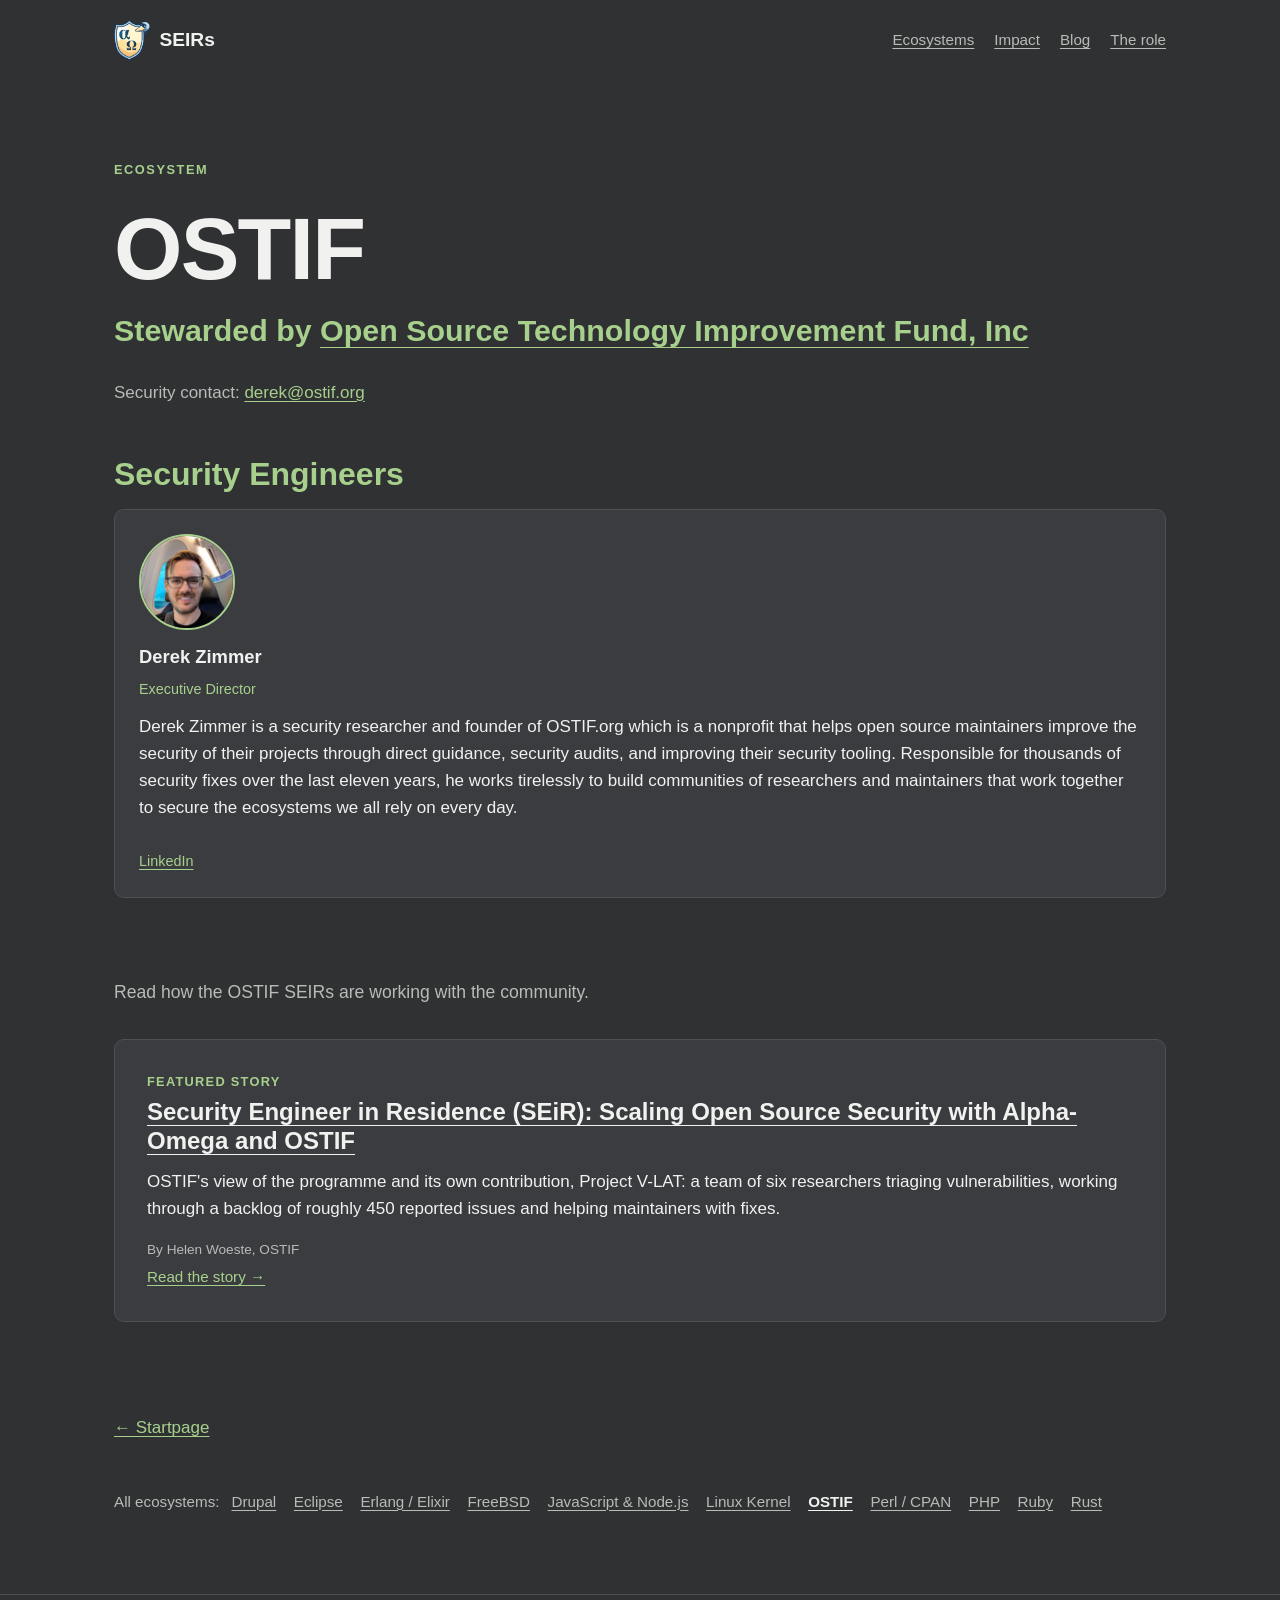
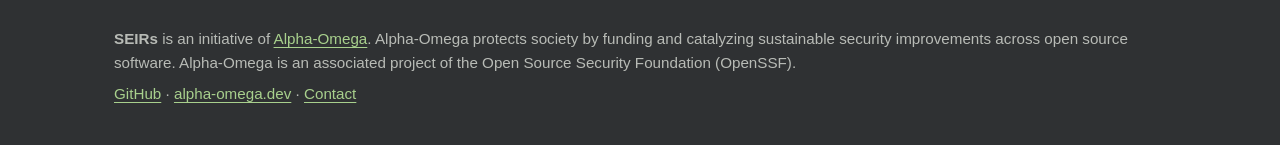
<file: ecosystems/ostif.html>
<!DOCTYPE html>
<html lang="en">
<head>
  <meta charset="utf-8">
  <meta name="viewport" content="width=device-width, initial-scale=1">
  <title>OSTIF — Security Engineers in Residence | Alpha-Omega</title>
  <meta name="description" content="Security Engineers in Residence for the OSTIF ecosystem.">
  <link rel="icon" href="../favicon-32.png" type="image/png" sizes="32x32">
  <link rel="icon" href="../favicon.svg" type="image/svg+xml" sizes="any">
  <link rel="apple-touch-icon" href="../apple-touch-icon.png">
  <link rel="stylesheet" href="../style.css">
</head>
<body>

<header class="site-header">
  <a class="brand" href="../">
    <img class="brand-logo" src="../alpha-omega-logo.png" alt="Alpha-Omega" width="36" height="40">
    <span class="brand-text">SEIRs</span>
  </a>
  <nav class="site-nav" aria-label="Main">
    <a href="../#ecosystems">Ecosystems</a>
    <a href="../#impact">Impact</a>
    <a href="../#blog">Blog</a>
    <a href="../role.html">The role</a>
  </nav>
</header>

<main class="eco-page">

  <section class="hero eco-hero">
    <p class="eyebrow">Ecosystem</p>
    <h1>OSTIF</h1>
    <p class="subtitle">Stewarded by <a href="https://ostif.org">Open Source Technology Improvement Fund, Inc</a></p>
    <p class="contact-line">Security contact: <a href="#" data-contact data-show data-u="kered" data-d="gro.fitso"></a></p>
  </section>

  <section class="section">
    <h2>Security Engineers</h2>
    <div class="grid grid-3">
      <article class="card profile">
        <img class="profile-img" src="img/ostif-derek-zimmer.jpg" alt="Photo of Derek Zimmer" width="96" height="96" loading="lazy">
        <h3>Derek Zimmer</h3>
        <p class="profile-role">Executive Director</p>
        <p>Derek Zimmer is a security researcher and founder of OSTIF.org which is a nonprofit that helps open source maintainers improve the security of their projects through direct guidance, security audits, and improving their security tooling. Responsible for thousands of security fixes over the last eleven years, he works tirelessly to build communities of researchers and maintainers that work together to secure the ecosystems we all rely on every day.</p>
        <ul class="profile-links"><li><a href="https://www.linkedin.com/in/derek-zimmer-2164a441/">LinkedIn</a></li></ul>
      </article>
    </div>
  </section>

  <section class="section">
    <p class="section-intro">Read how the OSTIF SEIRs are working with the community.</p>
    <article class="card story featured">
      <p class="story-eco">Featured story</p>
  <h3><a href="https://alpha-omega.dev/blog/security-engineer-in-residence-seir-scaling-open-source-security-with-alpha-omega-and-ostif/">Security Engineer in Residence (SEiR): Scaling Open Source Security with Alpha-Omega and OSTIF</a></h3>
  <p>OSTIF&#x27;s view of the programme and its own contribution, Project V-LAT: a team of six researchers triaging vulnerabilities, working through a backlog of roughly 450 reported issues and helping maintainers with fixes.</p>
  <p class="story-by">By Helen Woeste, OSTIF</p>
  <p class="story-more"><a href="https://alpha-omega.dev/blog/security-engineer-in-residence-seir-scaling-open-source-security-with-alpha-omega-and-ostif/">Read the story &rarr;</a></p>
    </article>
  </section>

  <p class="back"><a href="../">&larr; Startpage</a></p>

  <nav class="eco-subnav" aria-label="All ecosystems">
  <span class="eco-subnav-label">All ecosystems:</span>
  <ul>
      <li><a href="drupal.html">Drupal</a></li>
      <li><a href="eclipse.html">Eclipse</a></li>
      <li><a href="erlang.html">Erlang / Elixir</a></li>
      <li><a href="freebsd.html">FreeBSD</a></li>
      <li><a href="nodejs.html">JavaScript &amp; Node.js</a></li>
      <li><a href="linux-kernel.html">Linux Kernel</a></li>
      <li><a href="ostif.html" aria-current="page">OSTIF</a></li>
      <li><a href="perl.html">Perl / CPAN</a></li>
      <li><a href="php.html">PHP</a></li>
      <li><a href="ruby.html">Ruby</a></li>
      <li><a href="rust.html">Rust</a></li>
  </ul>
</nav>

</main>

<footer class="site-footer">
  <div class="footer-inner">
    <p><strong>SEIRs</strong> is an initiative of <a href="https://alpha-omega.dev">Alpha-Omega</a>. Alpha-Omega protects society by funding and catalyzing sustainable security improvements across open source software. Alpha-Omega is an associated project of the Open Source Security Foundation (OpenSSF).</p>
    <p>
      <a href="https://github.com/alpha-omega-security">GitHub</a> ·
      <a href="https://alpha-omega.dev">alpha-omega.dev</a> ·
      <a href="#" data-contact data-u="sries" data-d="ved.agemo-ahpla">Contact</a>
    </p>
  </div>
</footer>

<script>
  // Assemble contact addresses at runtime so they are not present as text in the HTML.
  document.querySelectorAll('[data-contact]').forEach(function (a) {
    var r = function (t) { return t.split('').reverse().join(''); };
    var addr = r(a.dataset.u) + '@' + r(a.dataset.d);
    a.href = 'mailto:' + addr;
    if (a.hasAttribute('data-show')) { a.textContent = addr; }
    a.removeAttribute('data-u'); a.removeAttribute('data-d');
  });
</script>
</body>
</html>
</file>
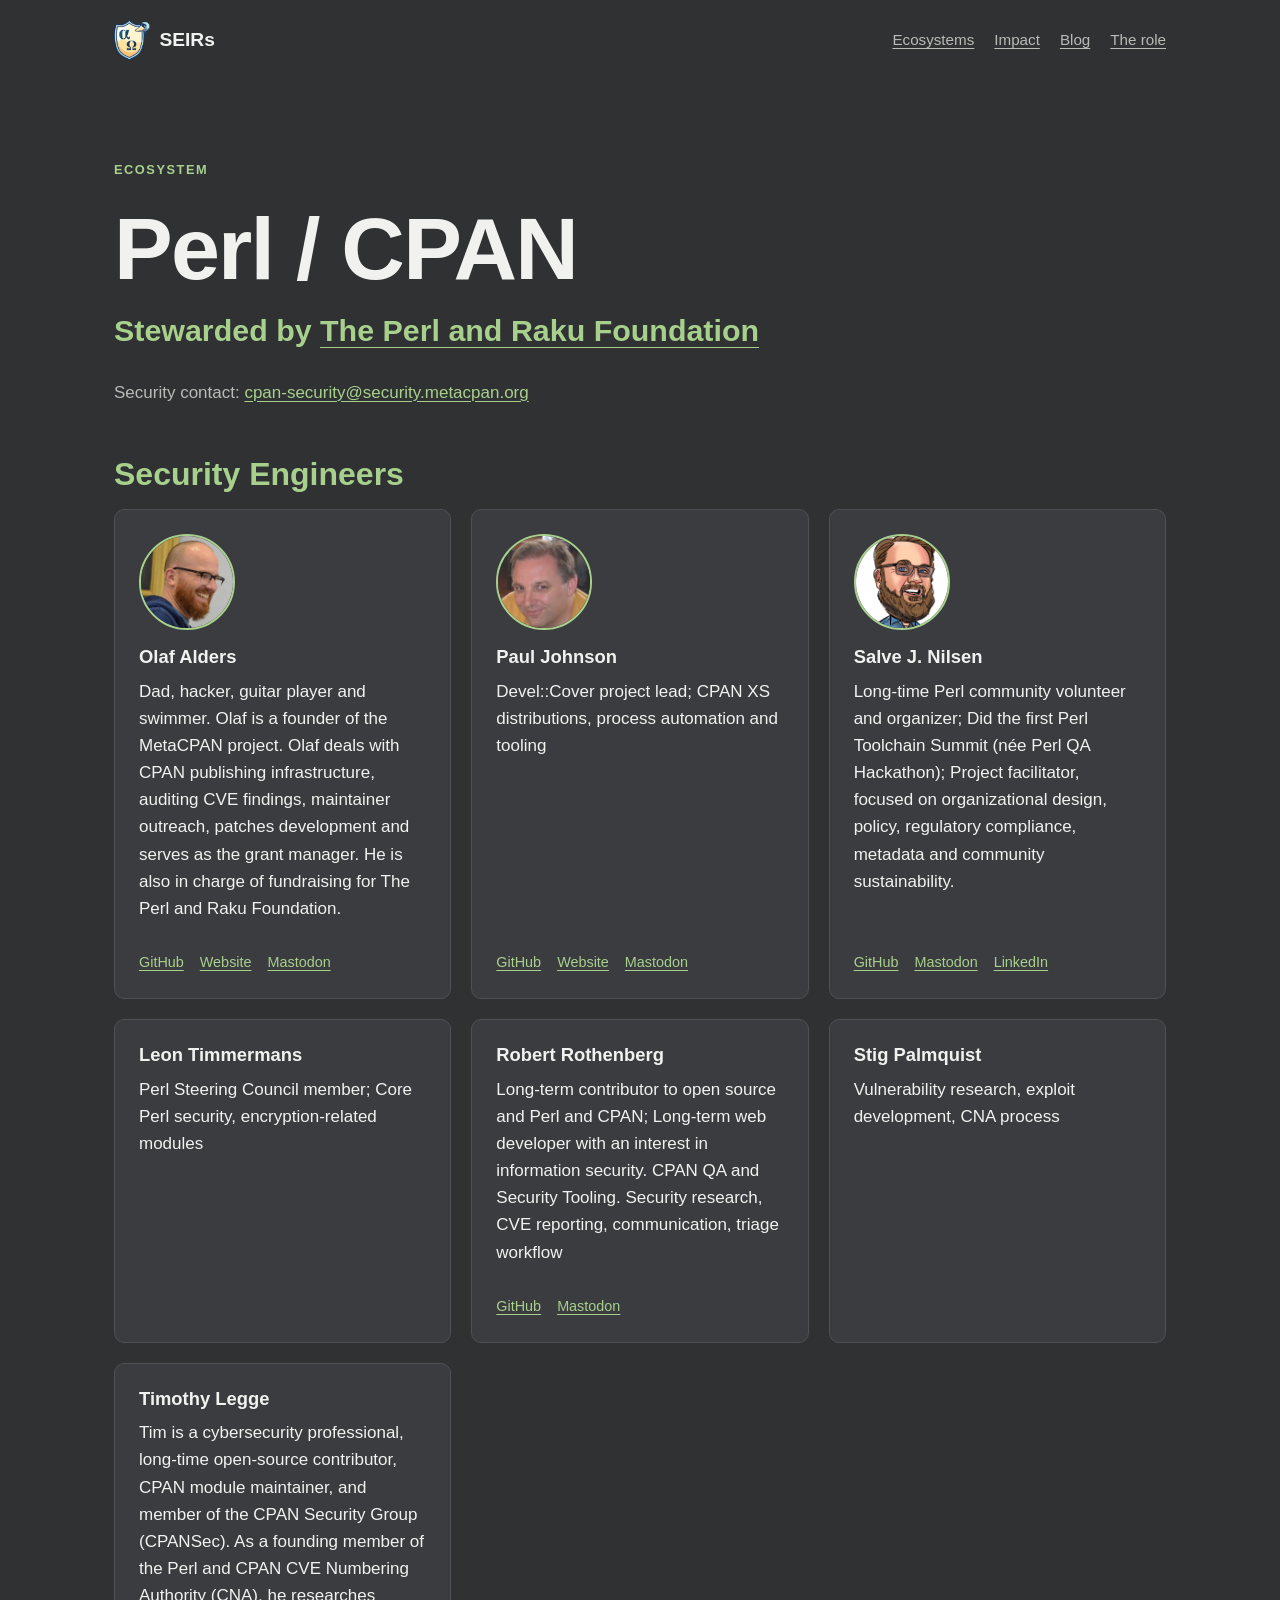
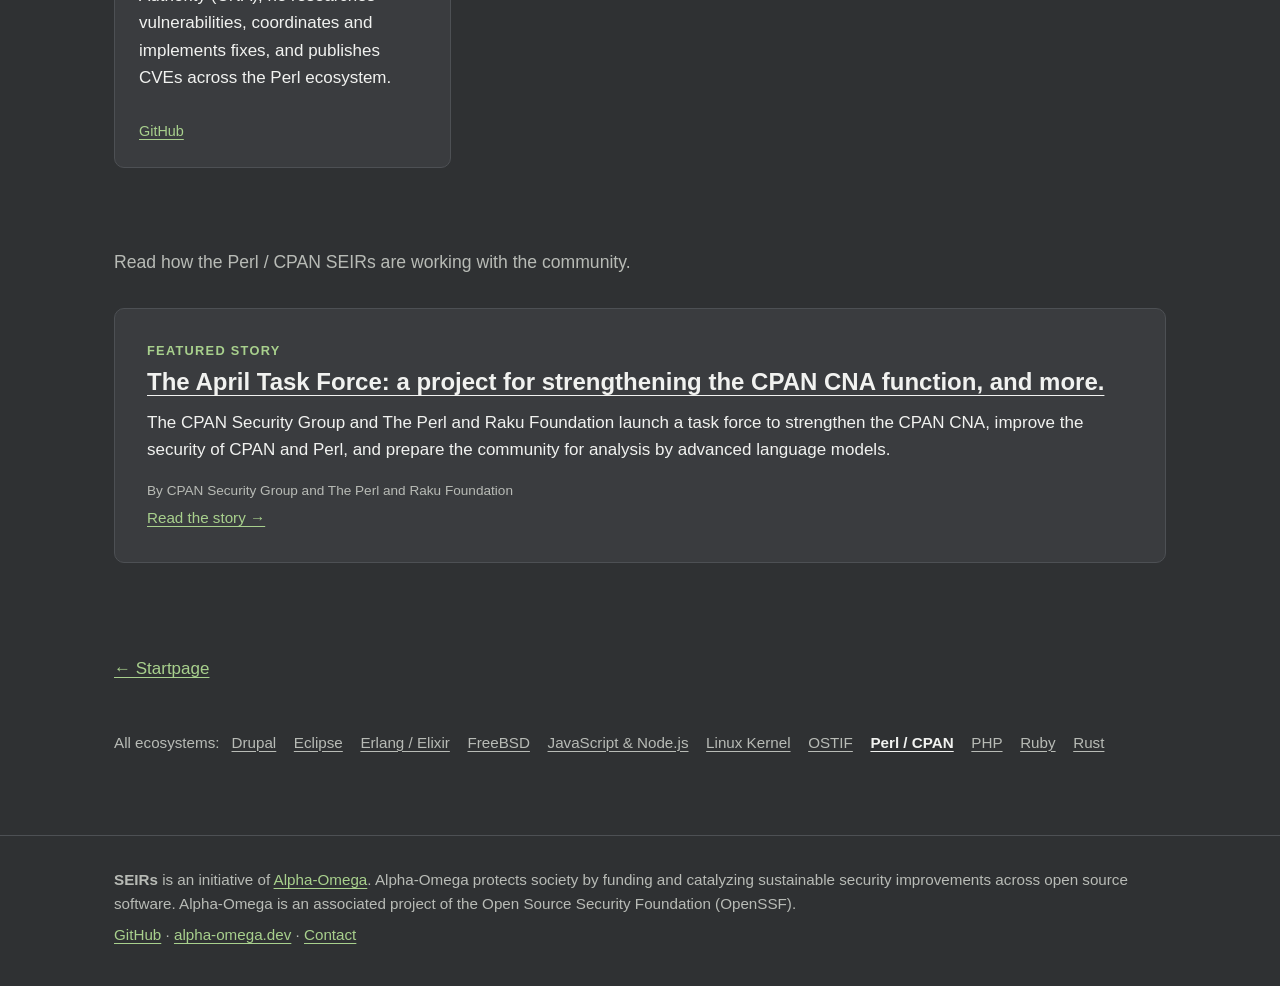
<file: ecosystems/perl.html>
<!DOCTYPE html>
<html lang="en">
<head>
  <meta charset="utf-8">
  <meta name="viewport" content="width=device-width, initial-scale=1">
  <title>Perl / CPAN — Security Engineers in Residence | Alpha-Omega</title>
  <meta name="description" content="Security Engineers in Residence for the Perl / CPAN ecosystem.">
  <link rel="icon" href="../favicon-32.png" type="image/png" sizes="32x32">
  <link rel="icon" href="../favicon.svg" type="image/svg+xml" sizes="any">
  <link rel="apple-touch-icon" href="../apple-touch-icon.png">
  <link rel="stylesheet" href="../style.css">
</head>
<body>

<header class="site-header">
  <a class="brand" href="../">
    <img class="brand-logo" src="../alpha-omega-logo.png" alt="Alpha-Omega" width="36" height="40">
    <span class="brand-text">SEIRs</span>
  </a>
  <nav class="site-nav" aria-label="Main">
    <a href="../#ecosystems">Ecosystems</a>
    <a href="../#impact">Impact</a>
    <a href="../#blog">Blog</a>
    <a href="../role.html">The role</a>
  </nav>
</header>

<main class="eco-page">

  <section class="hero eco-hero">
    <p class="eyebrow">Ecosystem</p>
    <h1>Perl / CPAN</h1>
    <p class="subtitle">Stewarded by <a href="https://perlfoundation.org">The Perl and Raku Foundation</a></p>
    <p class="contact-line">Security contact: <a href="#" data-contact data-show data-u="ytiruces-napc" data-d="gro.napcatem.ytiruces"></a></p>
  </section>

  <section class="section">
    <h2>Security Engineers</h2>
    <div class="grid grid-3">
      <article class="card profile">
        <img class="profile-img" src="img/perl-olaf-alders.jpg" alt="Photo of Olaf Alders" width="96" height="96" loading="lazy">
        <h3>Olaf Alders</h3>
        <p>Dad, hacker, guitar player and swimmer. Olaf is a founder of the MetaCPAN project. Olaf deals with CPAN publishing infrastructure, auditing CVE findings, maintainer outreach, patches development and serves as the grant manager. He is also in charge of fundraising for The Perl and Raku Foundation.</p>
        <ul class="profile-links"><li><a href="https://github.com/oalders">GitHub</a></li><li><a href="https://www.olafalders.com/">Website</a></li><li><a href="https://fosstodon.org/@oalders">Mastodon</a></li></ul>
      </article>
      <article class="card profile">
        <img class="profile-img" src="img/perl-paul-johnson.jpg" alt="Photo of Paul Johnson" width="96" height="96" loading="lazy">
        <h3>Paul Johnson</h3>
        <p>Devel::Cover project lead; CPAN XS distributions, process automation and tooling</p>
        <ul class="profile-links"><li><a href="https://github.com/pjcj">GitHub</a></li><li><a href="https://pjcj.net/">Website</a></li><li><a href="https://infosec.exchange/@pjcj">Mastodon</a></li></ul>
      </article>
      <article class="card profile">
        <img class="profile-img" src="img/perl-salve-j-nilsen.jpg" alt="Photo of Salve J. Nilsen" width="96" height="96" loading="lazy">
        <h3>Salve J. Nilsen</h3>
        <p>Long-time Perl community volunteer and organizer; Did the first Perl Toolchain Summit (née Perl QA Hackathon); Project facilitator, focused on organizational design, policy, regulatory compliance, metadata and community sustainability.</p>
        <ul class="profile-links"><li><a href="https://github.com/sjn">GitHub</a></li><li><a href="https://chaos.social/@sjn">Mastodon</a></li><li><a href="https://linkedin.com/in/sjoshuan">LinkedIn</a></li></ul>
      </article>
      <article class="card profile">
        <h3>Leon Timmermans</h3>
        <p>Perl Steering Council member; Core Perl security, encryption-related modules</p>
      </article>
      <article class="card profile">
        <h3>Robert Rothenberg</h3>
        <p>Long-term contributor to open source and Perl and CPAN; Long-term web developer with an interest in information security. CPAN QA and Security Tooling. Security research, CVE reporting, communication, triage workflow</p>
        <ul class="profile-links"><li><a href="https://github.com/robrwo/">GitHub</a></li><li><a href="https://infosec.exchange/@rrwo">Mastodon</a></li></ul>
      </article>
      <article class="card profile">
        <h3>Stig Palmquist</h3>
        <p>Vulnerability research, exploit development, CNA process</p>
      </article>
      <article class="card profile">
        <h3>Timothy Legge</h3>
        <p>Tim is a cybersecurity professional, long-time open-source contributor, CPAN module maintainer, and member of the CPAN Security Group (CPANSec). As a founding member of the Perl and CPAN CVE Numbering Authority (CNA), he researches vulnerabilities, coordinates and implements fixes, and publishes CVEs across the Perl ecosystem.</p>
        <ul class="profile-links"><li><a href="https://github.com/timlegge">GitHub</a></li></ul>
      </article>
    </div>
  </section>

  <section class="section">
    <p class="section-intro">Read how the Perl / CPAN SEIRs are working with the community.</p>
    <article class="card story featured">
      <p class="story-eco">Featured story</p>
  <h3><a href="https://alpha-omega.dev/blog/the-perl-and-raku-foundations-security-engineers-in-residence-april-task-force/">The April Task Force: a project for strengthening the CPAN CNA function, and more.</a></h3>
  <p>The CPAN Security Group and The Perl and Raku Foundation launch a task force to strengthen the CPAN CNA, improve the security of CPAN and Perl, and prepare the community for analysis by advanced language models.</p>
  <p class="story-by">By CPAN Security Group and The Perl and Raku Foundation</p>
  <p class="story-more"><a href="https://alpha-omega.dev/blog/the-perl-and-raku-foundations-security-engineers-in-residence-april-task-force/">Read the story &rarr;</a></p>
    </article>
  </section>

  <p class="back"><a href="../">&larr; Startpage</a></p>

  <nav class="eco-subnav" aria-label="All ecosystems">
  <span class="eco-subnav-label">All ecosystems:</span>
  <ul>
      <li><a href="drupal.html">Drupal</a></li>
      <li><a href="eclipse.html">Eclipse</a></li>
      <li><a href="erlang.html">Erlang / Elixir</a></li>
      <li><a href="freebsd.html">FreeBSD</a></li>
      <li><a href="nodejs.html">JavaScript &amp; Node.js</a></li>
      <li><a href="linux-kernel.html">Linux Kernel</a></li>
      <li><a href="ostif.html">OSTIF</a></li>
      <li><a href="perl.html" aria-current="page">Perl / CPAN</a></li>
      <li><a href="php.html">PHP</a></li>
      <li><a href="ruby.html">Ruby</a></li>
      <li><a href="rust.html">Rust</a></li>
  </ul>
</nav>

</main>

<footer class="site-footer">
  <div class="footer-inner">
    <p><strong>SEIRs</strong> is an initiative of <a href="https://alpha-omega.dev">Alpha-Omega</a>. Alpha-Omega protects society by funding and catalyzing sustainable security improvements across open source software. Alpha-Omega is an associated project of the Open Source Security Foundation (OpenSSF).</p>
    <p>
      <a href="https://github.com/alpha-omega-security">GitHub</a> ·
      <a href="https://alpha-omega.dev">alpha-omega.dev</a> ·
      <a href="#" data-contact data-u="sries" data-d="ved.agemo-ahpla">Contact</a>
    </p>
  </div>
</footer>

<script>
  // Assemble contact addresses at runtime so they are not present as text in the HTML.
  document.querySelectorAll('[data-contact]').forEach(function (a) {
    var r = function (t) { return t.split('').reverse().join(''); };
    var addr = r(a.dataset.u) + '@' + r(a.dataset.d);
    a.href = 'mailto:' + addr;
    if (a.hasAttribute('data-show')) { a.textContent = addr; }
    a.removeAttribute('data-u'); a.removeAttribute('data-d');
  });
</script>
</body>
</html>
</file>
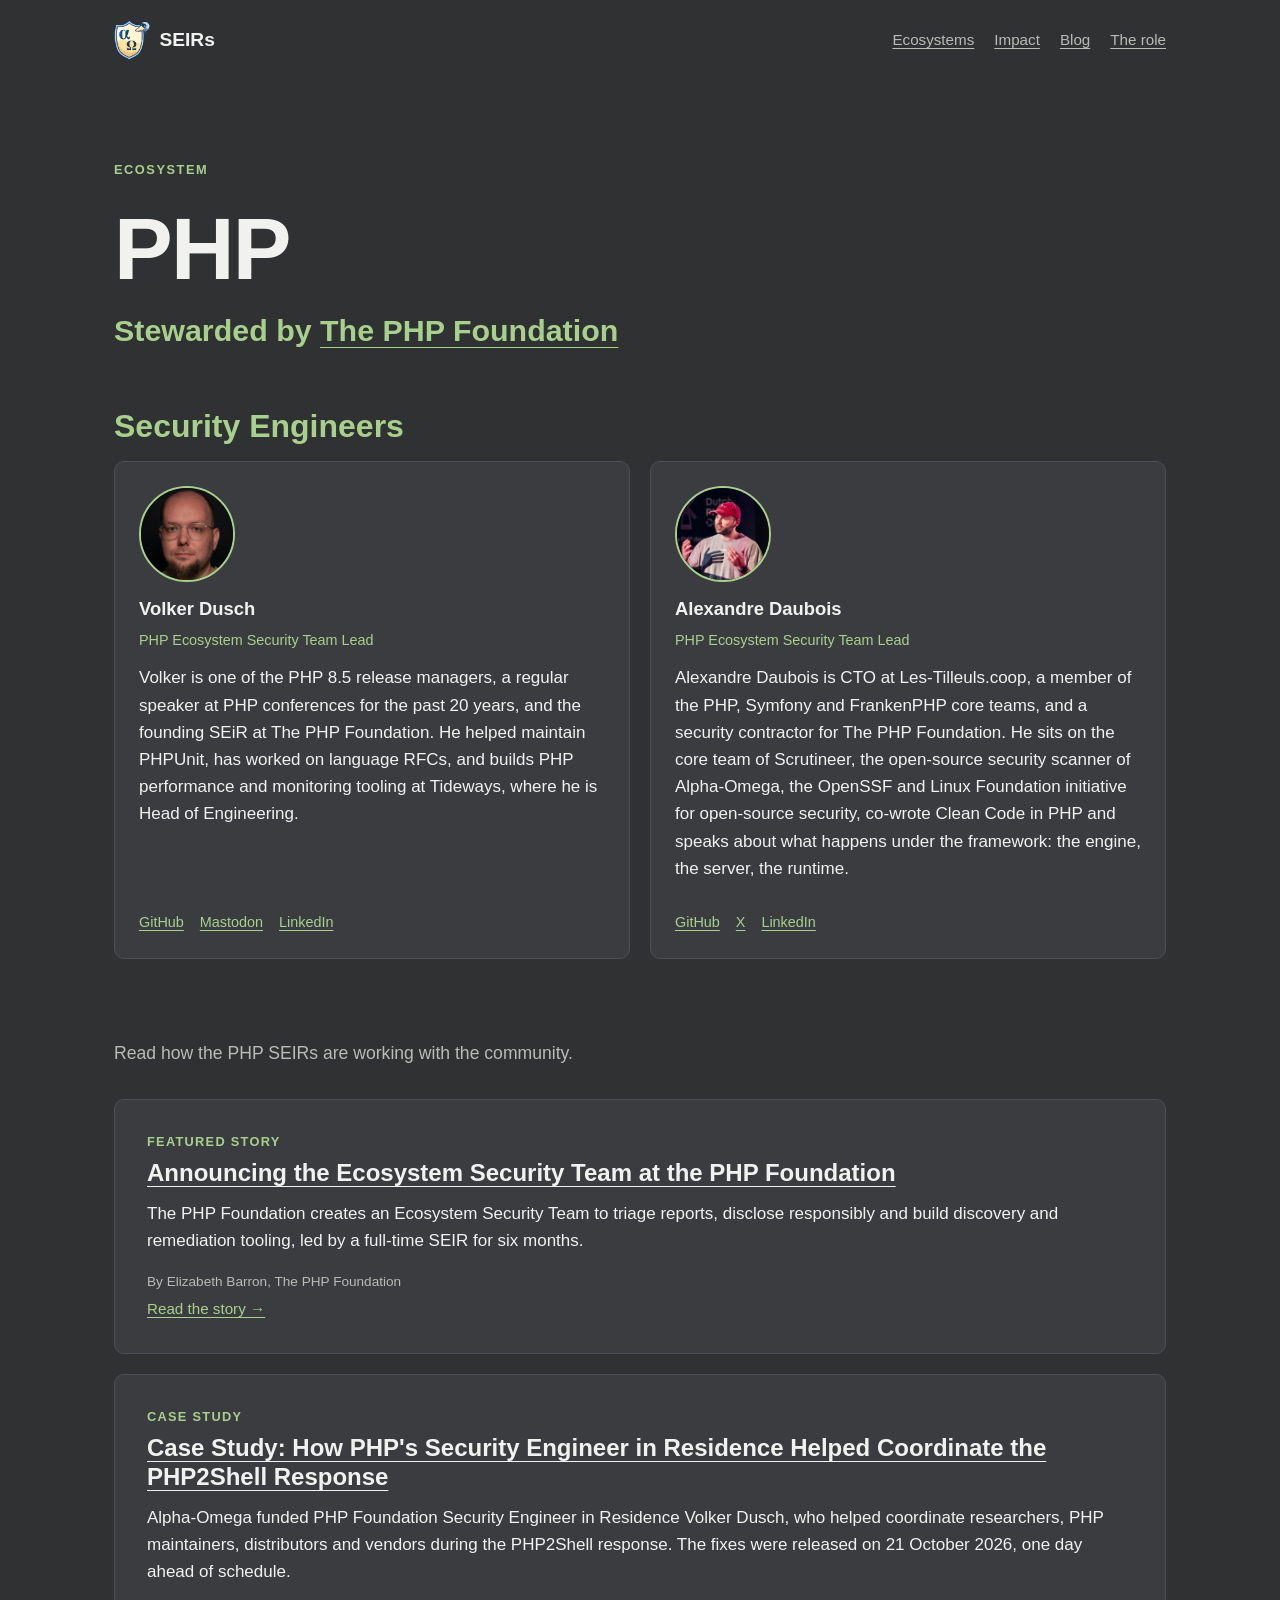
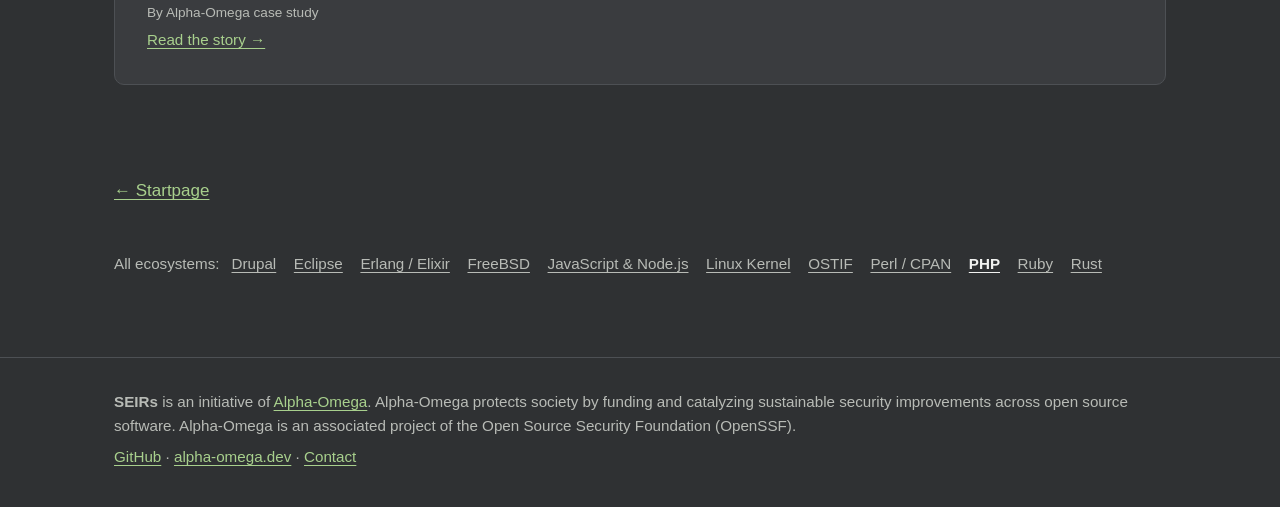
<file: ecosystems/php.html>
<!DOCTYPE html>
<html lang="en">
<head>
  <meta charset="utf-8">
  <meta name="viewport" content="width=device-width, initial-scale=1">
  <title>PHP — Security Engineers in Residence | Alpha-Omega</title>
  <meta name="description" content="Security Engineers in Residence for the PHP ecosystem.">
  <link rel="icon" href="../favicon-32.png" type="image/png" sizes="32x32">
  <link rel="icon" href="../favicon.svg" type="image/svg+xml" sizes="any">
  <link rel="apple-touch-icon" href="../apple-touch-icon.png">
  <link rel="stylesheet" href="../style.css">
</head>
<body>

<header class="site-header">
  <a class="brand" href="../">
    <img class="brand-logo" src="../alpha-omega-logo.png" alt="Alpha-Omega" width="36" height="40">
    <span class="brand-text">SEIRs</span>
  </a>
  <nav class="site-nav" aria-label="Main">
    <a href="../#ecosystems">Ecosystems</a>
    <a href="../#impact">Impact</a>
    <a href="../#blog">Blog</a>
    <a href="../role.html">The role</a>
  </nav>
</header>

<main class="eco-page">

  <section class="hero eco-hero">
    <p class="eyebrow">Ecosystem</p>
    <h1>PHP</h1>
    <p class="subtitle">Stewarded by <a href="https://thephp.foundation/">The PHP Foundation</a></p>

  </section>

  <section class="section">
    <h2>Security Engineers</h2>
    <div class="grid grid-3">
      <article class="card profile">
        <img class="profile-img" src="img/php-volker-dusch.jpg" alt="Photo of Volker Dusch" width="96" height="96" loading="lazy">
        <h3>Volker Dusch</h3>
        <p class="profile-role">PHP Ecosystem Security Team Lead</p>
        <p>Volker is one of the PHP 8.5 release managers, a regular speaker at PHP conferences for the past 20 years, and the founding SEiR at The PHP Foundation. He helped maintain PHPUnit, has worked on language RFCs, and builds PHP performance and monitoring tooling at Tideways, where he is Head of Engineering.</p>
        <ul class="profile-links"><li><a href="https://github.com/edorian/">GitHub</a></li><li><a href="https://phpc.social/@edorian">Mastodon</a></li><li><a href="https://www.linkedin.com/in/volker-dusch/">LinkedIn</a></li></ul>
      </article>
      <article class="card profile">
        <img class="profile-img" src="img/php-alexandre-daubois.jpg" alt="Photo of Alexandre Daubois" width="96" height="96" loading="lazy">
        <h3>Alexandre Daubois</h3>
        <p class="profile-role">PHP Ecosystem Security Team Lead</p>
        <p>Alexandre Daubois is CTO at Les-Tilleuls.coop, a member of the PHP, Symfony and FrankenPHP core teams, and a security contractor for The PHP Foundation. He sits on the core team of Scrutineer, the open-source security scanner of Alpha-Omega, the OpenSSF and Linux Foundation initiative for open-source security, co-wrote Clean Code in PHP and speaks about what happens under the framework: the engine, the server, the runtime.</p>
        <ul class="profile-links"><li><a href="https://github.com/alexandre-daubois">GitHub</a></li><li><a href="https://x.com/alexdaubois">X</a></li><li><a href="https://www.linkedin.com/in/alexandre-daubois/">LinkedIn</a></li></ul>
      </article>
    </div>
  </section>

  <section class="section">
    <p class="section-intro">Read how the PHP SEIRs are working with the community.</p>
    <article class="card story featured">
      <p class="story-eco">Featured story</p>
  <h3><a href="https://alpha-omega.dev/blog/announcing-the-ecosystem-security-team-at-the-php-foundation/">Announcing the Ecosystem Security Team at the PHP Foundation</a></h3>
  <p>The PHP Foundation creates an Ecosystem Security Team to triage reports, disclose responsibly and build discovery and remediation tooling, led by a full-time SEIR for six months.</p>
  <p class="story-by">By Elizabeth Barron, The PHP Foundation</p>
  <p class="story-more"><a href="https://alpha-omega.dev/blog/announcing-the-ecosystem-security-team-at-the-php-foundation/">Read the story &rarr;</a></p>
    </article>
    <article class="card story featured">
      <p class="story-eco">Case study</p>
  <h3><a href="https://alpha-omega.dev/blog/case-study-how-phps-security-engineer-in-residence-helped-coordinate-the-php2shell-response/">Case Study: How PHP&#x27;s Security Engineer in Residence Helped Coordinate the PHP2Shell Response</a></h3>
  <p>Alpha-Omega funded PHP Foundation Security Engineer in Residence Volker Dusch, who helped coordinate researchers, PHP maintainers, distributors and vendors during the PHP2Shell response. The fixes were released on 21 October 2026, one day ahead of schedule.</p>
  <p class="story-by">By Alpha-Omega case study</p>
  <p class="story-more"><a href="https://alpha-omega.dev/blog/case-study-how-phps-security-engineer-in-residence-helped-coordinate-the-php2shell-response/">Read the story &rarr;</a></p>
    </article>
  </section>

  <p class="back"><a href="../">&larr; Startpage</a></p>

  <nav class="eco-subnav" aria-label="All ecosystems">
  <span class="eco-subnav-label">All ecosystems:</span>
  <ul>
      <li><a href="drupal.html">Drupal</a></li>
      <li><a href="eclipse.html">Eclipse</a></li>
      <li><a href="erlang.html">Erlang / Elixir</a></li>
      <li><a href="freebsd.html">FreeBSD</a></li>
      <li><a href="nodejs.html">JavaScript &amp; Node.js</a></li>
      <li><a href="linux-kernel.html">Linux Kernel</a></li>
      <li><a href="ostif.html">OSTIF</a></li>
      <li><a href="perl.html">Perl / CPAN</a></li>
      <li><a href="php.html" aria-current="page">PHP</a></li>
      <li><a href="ruby.html">Ruby</a></li>
      <li><a href="rust.html">Rust</a></li>
  </ul>
</nav>

</main>

<footer class="site-footer">
  <div class="footer-inner">
    <p><strong>SEIRs</strong> is an initiative of <a href="https://alpha-omega.dev">Alpha-Omega</a>. Alpha-Omega protects society by funding and catalyzing sustainable security improvements across open source software. Alpha-Omega is an associated project of the Open Source Security Foundation (OpenSSF).</p>
    <p>
      <a href="https://github.com/alpha-omega-security">GitHub</a> ·
      <a href="https://alpha-omega.dev">alpha-omega.dev</a> ·
      <a href="#" data-contact data-u="sries" data-d="ved.agemo-ahpla">Contact</a>
    </p>
  </div>
</footer>

<script>
  // Assemble contact addresses at runtime so they are not present as text in the HTML.
  document.querySelectorAll('[data-contact]').forEach(function (a) {
    var r = function (t) { return t.split('').reverse().join(''); };
    var addr = r(a.dataset.u) + '@' + r(a.dataset.d);
    a.href = 'mailto:' + addr;
    if (a.hasAttribute('data-show')) { a.textContent = addr; }
    a.removeAttribute('data-u'); a.removeAttribute('data-d');
  });
</script>
</body>
</html>
</file>
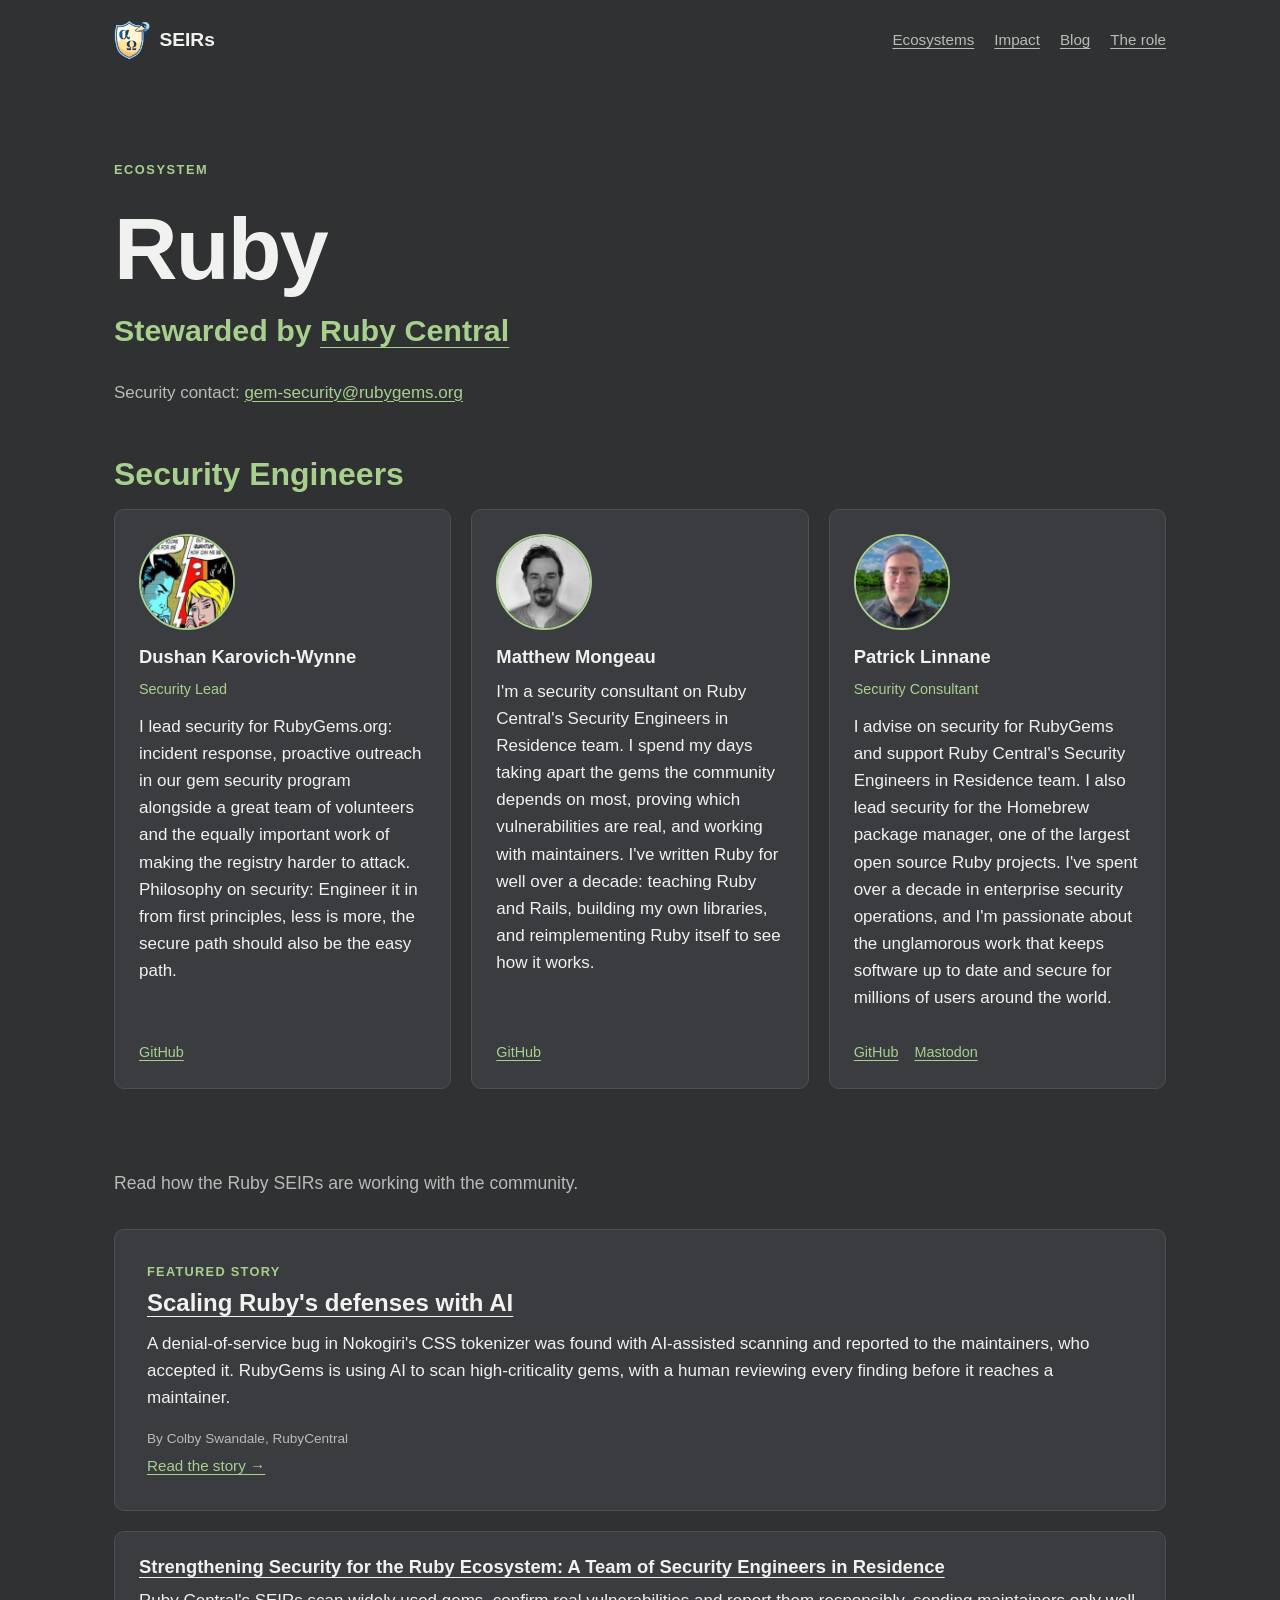
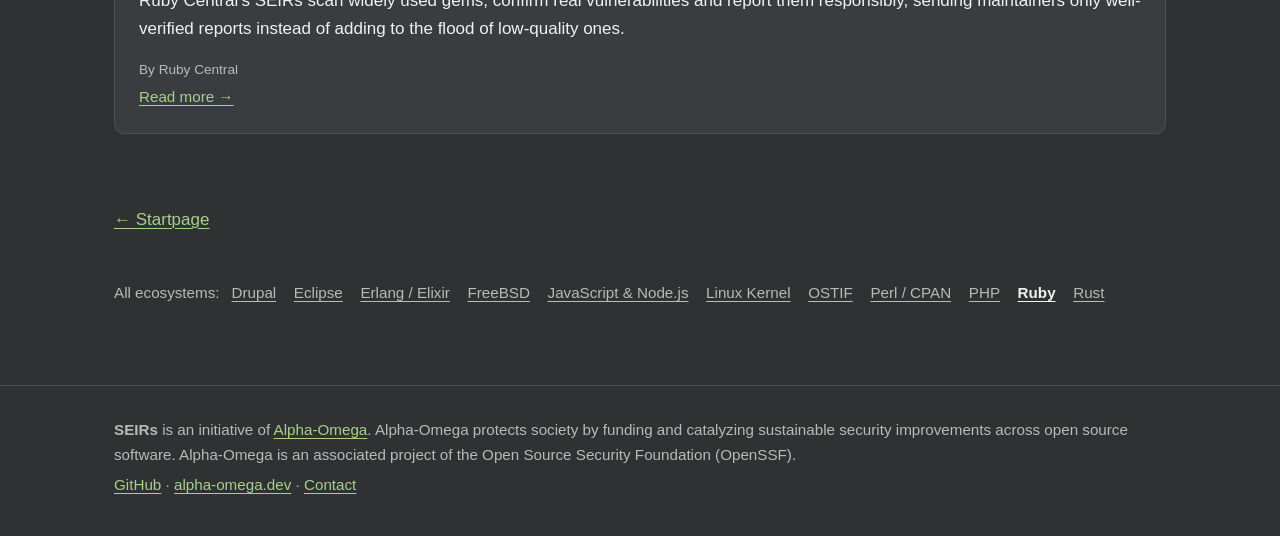
<file: ecosystems/ruby.html>
<!DOCTYPE html>
<html lang="en">
<head>
  <meta charset="utf-8">
  <meta name="viewport" content="width=device-width, initial-scale=1">
  <title>Ruby — Security Engineers in Residence | Alpha-Omega</title>
  <meta name="description" content="Security Engineers in Residence for the Ruby ecosystem.">
  <link rel="icon" href="../favicon-32.png" type="image/png" sizes="32x32">
  <link rel="icon" href="../favicon.svg" type="image/svg+xml" sizes="any">
  <link rel="apple-touch-icon" href="../apple-touch-icon.png">
  <link rel="stylesheet" href="../style.css">
</head>
<body>

<header class="site-header">
  <a class="brand" href="../">
    <img class="brand-logo" src="../alpha-omega-logo.png" alt="Alpha-Omega" width="36" height="40">
    <span class="brand-text">SEIRs</span>
  </a>
  <nav class="site-nav" aria-label="Main">
    <a href="../#ecosystems">Ecosystems</a>
    <a href="../#impact">Impact</a>
    <a href="../#blog">Blog</a>
    <a href="../role.html">The role</a>
  </nav>
</header>

<main class="eco-page">

  <section class="hero eco-hero">
    <p class="eyebrow">Ecosystem</p>
    <h1>Ruby</h1>
    <p class="subtitle">Stewarded by <a href="https://rubycentral.org/">Ruby Central</a></p>
    <p class="contact-line">Security contact: <a href="#" data-contact data-show data-u="ytiruces-meg" data-d="gro.smegybur"></a></p>
  </section>

  <section class="section">
    <h2>Security Engineers</h2>
    <div class="grid grid-3">
      <article class="card profile">
        <img class="profile-img" src="img/ruby-dushan-karovich-wynne.jpg" alt="Photo of Dushan Karovich-Wynne" width="96" height="96" loading="lazy">
        <h3>Dushan Karovich-Wynne</h3>
        <p class="profile-role">Security Lead</p>
        <p>I lead security for RubyGems.org: incident response, proactive outreach in our gem security program alongside a great team of volunteers and the equally important work of making the registry harder to attack. Philosophy on security: Engineer it in from first principles, less is more, the secure path should also be the easy path.</p>
        <ul class="profile-links"><li><a href="https://github.com/dkw-oss">GitHub</a></li></ul>
      </article>
      <article class="card profile">
        <img class="profile-img" src="img/ruby-matthew-mongeau.jpg" alt="Photo of Matthew Mongeau" width="96" height="96" loading="lazy">
        <h3>Matthew Mongeau</h3>
        <p>I&#x27;m a security consultant on Ruby Central&#x27;s Security Engineers in Residence team. I spend my days taking apart the gems the community depends on most, proving which vulnerabilities are real, and working with maintainers. I&#x27;ve written Ruby for well over a decade: teaching Ruby and Rails, building my own libraries, and reimplementing Ruby itself to see how it works.</p>
        <ul class="profile-links"><li><a href="https://github.com/halogenandtoast">GitHub</a></li></ul>
      </article>
      <article class="card profile">
        <img class="profile-img" src="img/ruby-patrick-linnane.jpg" alt="Photo of Patrick Linnane" width="96" height="96" loading="lazy">
        <h3>Patrick Linnane</h3>
        <p class="profile-role">Security Consultant</p>
        <p>I advise on security for RubyGems and support Ruby Central&#x27;s Security Engineers in Residence team. I also lead security for the Homebrew package manager, one of the largest open source Ruby projects. I&#x27;ve spent over a decade in enterprise security operations, and I&#x27;m passionate about the unglamorous work that keeps software up to date and secure for millions of users around the world.</p>
        <ul class="profile-links"><li><a href="https://github.com/p-linnane">GitHub</a></li><li><a href="https://mastodon.social/@linnane">Mastodon</a></li></ul>
      </article>
    </div>
  </section>

  <section class="section">
    <p class="section-intro">Read how the Ruby SEIRs are working with the community.</p>
    <article class="card story featured">
      <p class="story-eco">Featured story</p>
  <h3><a href="https://alpha-omega.dev/blog/scaling-rubys-defenses-with-ai/">Scaling Ruby&#x27;s defenses with AI</a></h3>
  <p>A denial-of-service bug in Nokogiri&#x27;s CSS tokenizer was found with AI-assisted scanning and reported to the maintainers, who accepted it. RubyGems is using AI to scan high-criticality gems, with a human reviewing every finding before it reaches a maintainer.</p>
  <p class="story-by">By Colby Swandale, RubyCentral</p>
  <p class="story-more"><a href="https://alpha-omega.dev/blog/scaling-rubys-defenses-with-ai/">Read the story &rarr;</a></p>
    </article>
    <div class="grid grid-3 more-stories">
      <article class="card story">
  <h3><a href="https://alpha-omega.dev/blog/strengthening-security-for-the-ruby-ecosystem-a-team-of-security-engineers-in-residence/">Strengthening Security for the Ruby Ecosystem: A Team of Security Engineers in Residence</a></h3>
  <p>Ruby Central&#x27;s SEIRs scan widely used gems, confirm real vulnerabilities and report them responsibly, sending maintainers only well-verified reports instead of adding to the flood of low-quality ones.</p>
  <p class="story-by">By Ruby Central</p>
  <p class="story-more"><a href="https://alpha-omega.dev/blog/strengthening-security-for-the-ruby-ecosystem-a-team-of-security-engineers-in-residence/">Read more &rarr;</a></p>
      </article>
    </div>
  </section>

  <p class="back"><a href="../">&larr; Startpage</a></p>

  <nav class="eco-subnav" aria-label="All ecosystems">
  <span class="eco-subnav-label">All ecosystems:</span>
  <ul>
      <li><a href="drupal.html">Drupal</a></li>
      <li><a href="eclipse.html">Eclipse</a></li>
      <li><a href="erlang.html">Erlang / Elixir</a></li>
      <li><a href="freebsd.html">FreeBSD</a></li>
      <li><a href="nodejs.html">JavaScript &amp; Node.js</a></li>
      <li><a href="linux-kernel.html">Linux Kernel</a></li>
      <li><a href="ostif.html">OSTIF</a></li>
      <li><a href="perl.html">Perl / CPAN</a></li>
      <li><a href="php.html">PHP</a></li>
      <li><a href="ruby.html" aria-current="page">Ruby</a></li>
      <li><a href="rust.html">Rust</a></li>
  </ul>
</nav>

</main>

<footer class="site-footer">
  <div class="footer-inner">
    <p><strong>SEIRs</strong> is an initiative of <a href="https://alpha-omega.dev">Alpha-Omega</a>. Alpha-Omega protects society by funding and catalyzing sustainable security improvements across open source software. Alpha-Omega is an associated project of the Open Source Security Foundation (OpenSSF).</p>
    <p>
      <a href="https://github.com/alpha-omega-security">GitHub</a> ·
      <a href="https://alpha-omega.dev">alpha-omega.dev</a> ·
      <a href="#" data-contact data-u="sries" data-d="ved.agemo-ahpla">Contact</a>
    </p>
  </div>
</footer>

<script>
  // Assemble contact addresses at runtime so they are not present as text in the HTML.
  document.querySelectorAll('[data-contact]').forEach(function (a) {
    var r = function (t) { return t.split('').reverse().join(''); };
    var addr = r(a.dataset.u) + '@' + r(a.dataset.d);
    a.href = 'mailto:' + addr;
    if (a.hasAttribute('data-show')) { a.textContent = addr; }
    a.removeAttribute('data-u'); a.removeAttribute('data-d');
  });
</script>
</body>
</html>
</file>
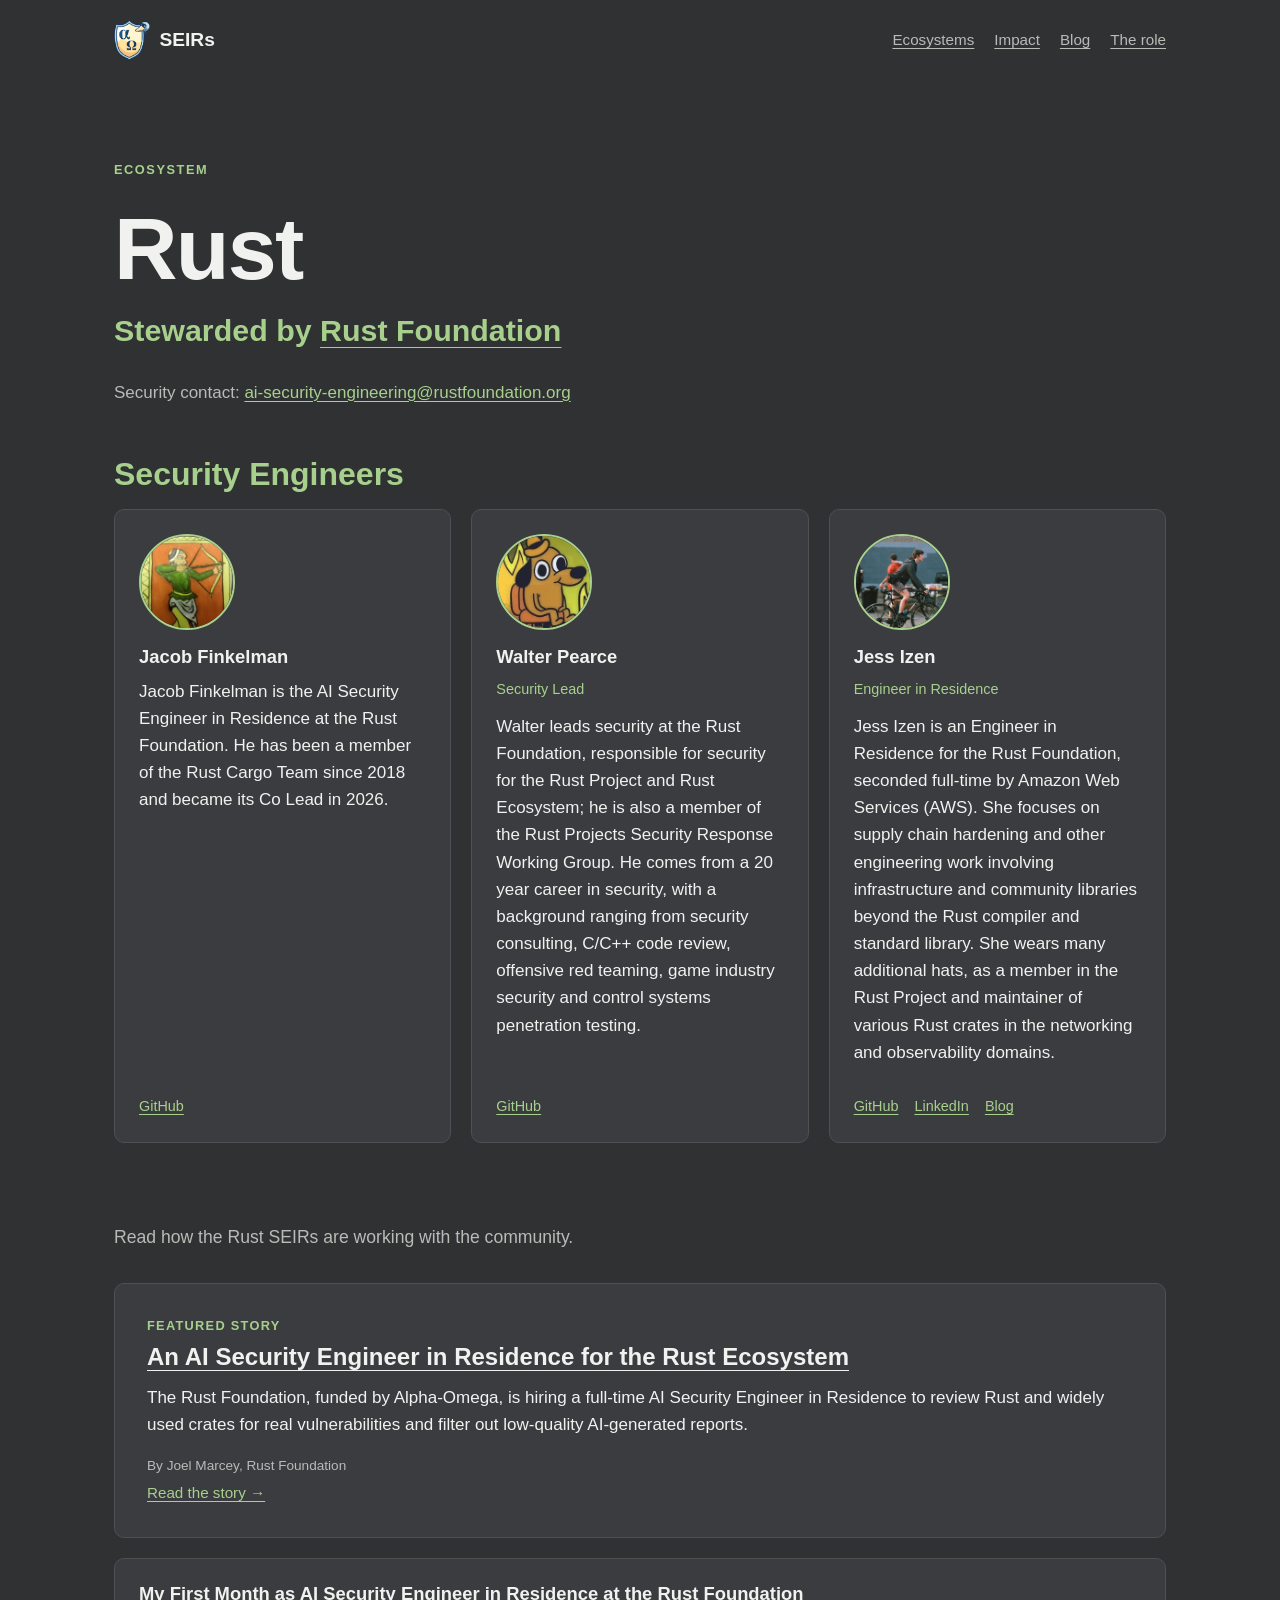
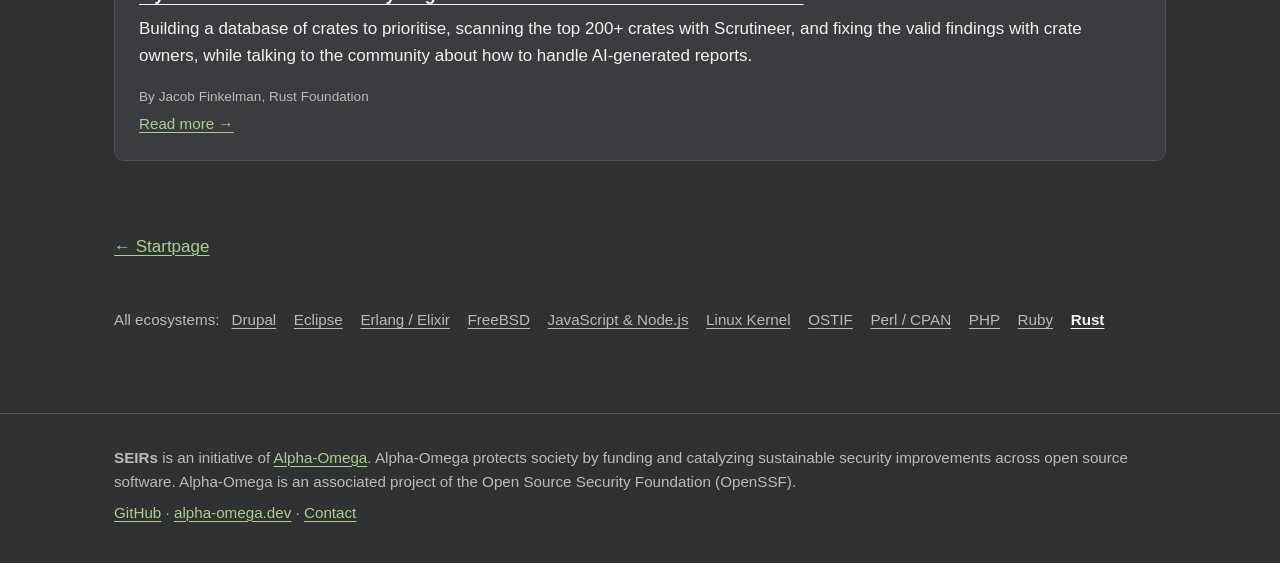
<file: ecosystems/rust.html>
<!DOCTYPE html>
<html lang="en">
<head>
  <meta charset="utf-8">
  <meta name="viewport" content="width=device-width, initial-scale=1">
  <title>Rust — Security Engineers in Residence | Alpha-Omega</title>
  <meta name="description" content="Security Engineers in Residence for the Rust ecosystem.">
  <link rel="icon" href="../favicon-32.png" type="image/png" sizes="32x32">
  <link rel="icon" href="../favicon.svg" type="image/svg+xml" sizes="any">
  <link rel="apple-touch-icon" href="../apple-touch-icon.png">
  <link rel="stylesheet" href="../style.css">
</head>
<body>

<header class="site-header">
  <a class="brand" href="../">
    <img class="brand-logo" src="../alpha-omega-logo.png" alt="Alpha-Omega" width="36" height="40">
    <span class="brand-text">SEIRs</span>
  </a>
  <nav class="site-nav" aria-label="Main">
    <a href="../#ecosystems">Ecosystems</a>
    <a href="../#impact">Impact</a>
    <a href="../#blog">Blog</a>
    <a href="../role.html">The role</a>
  </nav>
</header>

<main class="eco-page">

  <section class="hero eco-hero">
    <p class="eyebrow">Ecosystem</p>
    <h1>Rust</h1>
    <p class="subtitle">Stewarded by <a href="https://rustfoundation.org/">Rust Foundation</a></p>
    <p class="contact-line">Security contact: <a href="#" data-contact data-show data-u="gnireenigne-ytiruces-ia" data-d="gro.noitadnuoftsur"></a></p>
  </section>

  <section class="section">
    <h2>Security Engineers</h2>
    <div class="grid grid-3">
      <article class="card profile">
        <img class="profile-img" src="img/rust-jacob-finkelman.jpg" alt="Photo of Jacob Finkelman" width="96" height="96" loading="lazy">
        <h3>Jacob Finkelman</h3>
        <p>Jacob Finkelman is the AI Security Engineer in Residence at the Rust Foundation. He has been a member of the Rust Cargo Team since 2018 and became its Co Lead in 2026.</p>
        <ul class="profile-links"><li><a href="https://github.com/eh2406">GitHub</a></li></ul>
      </article>
      <article class="card profile">
        <img class="profile-img" src="img/rust-walter-pearce.jpg" alt="Photo of Walter Pearce" width="96" height="96" loading="lazy">
        <h3>Walter Pearce</h3>
        <p class="profile-role">Security Lead</p>
        <p>Walter leads security at the Rust Foundation, responsible for security for the Rust Project and Rust Ecosystem; he is also a member of the Rust Projects Security Response Working Group. He comes from a 20 year career in security, with a background ranging from security consulting, C/C++ code review, offensive red teaming, game industry security and control systems penetration testing.</p>
        <ul class="profile-links"><li><a href="https://github.com/walterhpearce">GitHub</a></li></ul>
      </article>
      <article class="card profile">
        <img class="profile-img" src="img/rust-jess-izen.jpg" alt="Photo of Jess Izen" width="96" height="96" loading="lazy">
        <h3>Jess Izen</h3>
        <p class="profile-role">Engineer in Residence</p>
        <p>Jess Izen is an Engineer in Residence for the Rust Foundation, seconded full-time by Amazon Web Services (AWS). She focuses on supply chain hardening and other engineering work involving infrastructure and community libraries beyond the Rust compiler and standard library. She wears many additional hats, as a member in the Rust Project and maintainer of various Rust crates in the networking and observability domains.</p>
        <ul class="profile-links"><li><a href="https://github.com/jlizen">GitHub</a></li><li><a href="https://www.linkedin.com/in/jess-izen-12085b161/">LinkedIn</a></li><li><a href="https://blog.jessizen.com/">Blog</a></li></ul>
      </article>
    </div>
  </section>

  <section class="section">
    <p class="section-intro">Read how the Rust SEIRs are working with the community.</p>
    <article class="card story featured">
      <p class="story-eco">Featured story</p>
  <h3><a href="https://alpha-omega.dev/blog/an-ai-security-engineer-in-residence-for-the-rust-ecosystem/">An AI Security Engineer in Residence for the Rust Ecosystem</a></h3>
  <p>The Rust Foundation, funded by Alpha-Omega, is hiring a full-time AI Security Engineer in Residence to review Rust and widely used crates for real vulnerabilities and filter out low-quality AI-generated reports.</p>
  <p class="story-by">By Joel Marcey, Rust Foundation</p>
  <p class="story-more"><a href="https://alpha-omega.dev/blog/an-ai-security-engineer-in-residence-for-the-rust-ecosystem/">Read the story &rarr;</a></p>
    </article>
    <div class="grid grid-3 more-stories">
      <article class="card story">
  <h3><a href="https://rustfoundation.org/media/my-first-month-as-ai-security-engineer-in-residence-at-the-rust-foundation/">My First Month as AI Security Engineer in Residence at the Rust Foundation</a></h3>
  <p>Building a database of crates to prioritise, scanning the top 200+ crates with Scrutineer, and fixing the valid findings with crate owners, while talking to the community about how to handle AI-generated reports.</p>
  <p class="story-by">By Jacob Finkelman, Rust Foundation</p>
  <p class="story-more"><a href="https://rustfoundation.org/media/my-first-month-as-ai-security-engineer-in-residence-at-the-rust-foundation/">Read more &rarr;</a></p>
      </article>
    </div>
  </section>

  <p class="back"><a href="../">&larr; Startpage</a></p>

  <nav class="eco-subnav" aria-label="All ecosystems">
  <span class="eco-subnav-label">All ecosystems:</span>
  <ul>
      <li><a href="drupal.html">Drupal</a></li>
      <li><a href="eclipse.html">Eclipse</a></li>
      <li><a href="erlang.html">Erlang / Elixir</a></li>
      <li><a href="freebsd.html">FreeBSD</a></li>
      <li><a href="nodejs.html">JavaScript &amp; Node.js</a></li>
      <li><a href="linux-kernel.html">Linux Kernel</a></li>
      <li><a href="ostif.html">OSTIF</a></li>
      <li><a href="perl.html">Perl / CPAN</a></li>
      <li><a href="php.html">PHP</a></li>
      <li><a href="ruby.html">Ruby</a></li>
      <li><a href="rust.html" aria-current="page">Rust</a></li>
  </ul>
</nav>

</main>

<footer class="site-footer">
  <div class="footer-inner">
    <p><strong>SEIRs</strong> is an initiative of <a href="https://alpha-omega.dev">Alpha-Omega</a>. Alpha-Omega protects society by funding and catalyzing sustainable security improvements across open source software. Alpha-Omega is an associated project of the Open Source Security Foundation (OpenSSF).</p>
    <p>
      <a href="https://github.com/alpha-omega-security">GitHub</a> ·
      <a href="https://alpha-omega.dev">alpha-omega.dev</a> ·
      <a href="#" data-contact data-u="sries" data-d="ved.agemo-ahpla">Contact</a>
    </p>
  </div>
</footer>

<script>
  // Assemble contact addresses at runtime so they are not present as text in the HTML.
  document.querySelectorAll('[data-contact]').forEach(function (a) {
    var r = function (t) { return t.split('').reverse().join(''); };
    var addr = r(a.dataset.u) + '@' + r(a.dataset.d);
    a.href = 'mailto:' + addr;
    if (a.hasAttribute('data-show')) { a.textContent = addr; }
    a.removeAttribute('data-u'); a.removeAttribute('data-d');
  });
</script>
</body>
</html>
</file>
<file: style.css>
:root {
  --bg: #2f3133;
  --bg-elev: #3a3c3f;
  --bg-elev-2: #44474a;
  --text: #f1f2f0;
  --text-muted: #b8bbb6;
  --accent: #a8d08d;
  --accent-strong: #c3e3ad;
  --line: #4d5054;
  --max: 1100px;
  --radius: 10px;
}

* { box-sizing: border-box; }

html { scroll-behavior: smooth; }

body {
  margin: 0;
  font-family: -apple-system, BlinkMacSystemFont, "Segoe UI", Roboto, Helvetica, Arial, sans-serif;
  font-size: 17px;
  line-height: 1.6;
  color: var(--text);
  background: var(--bg);
}

a { color: var(--accent); text-decoration: underline; text-decoration-thickness: 1px; text-underline-offset: 0.2em; }
a:hover { color: var(--accent-strong); text-decoration: underline; }

h1, h2, h3 { line-height: 1.2; margin: 0 0 0.5em; font-weight: 700; }
h2 { font-size: 2rem; color: var(--accent); }
h3 { font-size: 1.15rem; }
p { margin: 0 0 1em; }
code { font-family: ui-monospace, SFMono-Regular, Menlo, monospace; font-size: 0.9em; background: var(--bg-elev-2); padding: 0.1em 0.35em; border-radius: 4px; }

/* Header */
.site-header {
  display: flex; align-items: center; justify-content: space-between; gap: 1rem;
  max-width: var(--max); margin: 0 auto; padding: 1.25rem 1.5rem;
}
.brand { display: inline-flex; align-items: center; gap: 0.6rem; color: var(--text); font-weight: 700; font-size: 1.2rem; }
.brand, .brand:hover { text-decoration: none; }
.brand-logo { height: 40px; width: auto; display: block; }
.site-nav { display: flex; flex-wrap: wrap; gap: 1.25rem; }
.site-nav a { color: var(--text-muted); font-size: 0.95rem; }
.site-nav a:hover { color: var(--text); text-decoration: underline; }

/* Layout */
main { max-width: var(--max); margin: 0 auto; padding: 0 1.5rem; }
.section { padding: 4rem 0; border-top: 1px solid var(--line); }
.section-intro { max-width: 46rem; color: var(--text-muted); font-size: 1.1rem; margin-bottom: 2rem; }

/* Hero */
.hero { padding: 5rem 0 5rem; }
.eyebrow { color: var(--accent); text-transform: uppercase; letter-spacing: 0.12em; font-size: 0.8rem; font-weight: 600; margin-bottom: 1rem; }
.hero h1 { font-size: clamp(3rem, 8vw, 5.5rem); margin-bottom: 0.25rem; letter-spacing: -0.02em; }
.subtitle { font-size: clamp(1.3rem, 3vw, 1.9rem); font-weight: 600; color: var(--accent); margin-bottom: 1.25rem; }
.lede { max-width: 42rem; font-size: 1.25rem; color: var(--text-muted); margin-bottom: 2rem; }
.cta-row { display: flex; flex-wrap: wrap; gap: 0.75rem; }

/* Buttons */
.btn {
  display: inline-block; padding: 0.7rem 1.3rem; border-radius: 999px; font-weight: 600;
  border: 1px solid transparent; transition: background 0.15s, color 0.15s;
}
.btn, .btn:hover { text-decoration: none; }
.btn-primary { background: var(--accent); color: #1f2a18; }
.btn-primary:hover { background: var(--accent-strong); color: #1f2a18; }
.btn-ghost { border-color: var(--accent); color: var(--accent); }
.btn-ghost:hover { background: rgba(168, 208, 141, 0.12); color: var(--accent-strong); }

/* Grids and cards */
.grid { display: grid; gap: 1.25rem; }
.grid-2 { grid-template-columns: repeat(auto-fit, minmax(300px, 1fr)); }
.grid-3 { grid-template-columns: repeat(auto-fit, minmax(260px, 1fr)); }
.grid-4 { grid-template-columns: repeat(auto-fit, minmax(220px, 1fr)); }
.card {
  background: var(--bg-elev); border-radius: var(--radius); padding: 1.5rem;
  border: 1px solid var(--line);
}
.card p:last-child { margin-bottom: 0; }
.card .btn { margin-top: 0.5rem; }
.card h3 { color: var(--text); }
.num { display: block; color: var(--accent); font-weight: 700; font-size: 0.85rem; letter-spacing: 0.1em; margin-bottom: 0.5rem; }

/* Tag cloud */
.tag-cloud { list-style: none; padding: 0; margin: 2rem 0 0; display: flex; flex-wrap: wrap; gap: 0.5rem; }
.tag-cloud li {
  padding: 0.35rem 0.85rem; border-radius: 999px; font-size: 0.9rem;
  border: 1px solid var(--accent); color: var(--accent);
}

/* Ecosystems */
.eco-list { list-style: none; padding: 0; margin: 0; display: flex; flex-wrap: wrap; gap: 0.75rem; }
.eco-list li {
  border: 1px solid var(--accent); color: var(--accent); font-weight: 600;
  padding: 0.6rem 1.25rem; border-radius: 999px;
  transition: background 0.15s;
}
.eco-list li a { color: var(--accent); text-decoration: none; }
.eco-list li a::after { content: " \2192"; }
.eco-list li a:hover { color: var(--accent-strong); text-decoration: underline; }
.eco-list li:has(a):hover { background: rgba(168, 208, 141, 0.12); }

/* Ecosystem subpages */
.contact-line { margin-top: 1.5rem; color: var(--text-muted); }
.profile { display: flex; flex-direction: column; }
.profile-img {
  width: 96px; height: 96px; border-radius: 50%; object-fit: cover;
  border: 2px solid var(--accent); margin-bottom: 1rem;
}
.profile-role { color: var(--accent); font-size: 0.9rem; margin-bottom: 0.75rem; }
.profile-links { list-style: none; padding: 0; margin: auto 0 0; display: flex; flex-wrap: wrap; gap: 0.4rem 1rem; font-size: 0.9rem; padding-top: 0.75rem; }
.back { max-width: var(--max); margin: 0 auto; padding: 2rem 0 3rem; }
.featured { margin-bottom: 1.25rem; padding: 2rem; }
.featured h3 { font-size: 1.5rem; }
.more-stories { margin-top: 0; }

/* Ecosystem subpages: list of all ecosystems under the header; current page is bold */
.eco-subnav { display: flex; flex-wrap: wrap; align-items: baseline; gap: 0.4rem 0.75rem; padding: 0 0 3rem; font-size: 0.95rem; color: var(--text-muted); }
.eco-subnav ul { list-style: none; margin: 0; padding: 0; display: flex; flex-wrap: wrap; gap: 0.4rem 1.1rem; }
.eco-subnav a { color: var(--text-muted); }
.eco-subnav a[aria-current="page"] { color: var(--text); font-weight: 700; }

/* Ecosystem subpages: no dividing rules, tighter header spacing */
.eco-hero { padding-bottom: 0; }
.eco-page .section { border-top: 0; padding: 2.5rem 0; }
.eco-page .eco-hero + .section { padding-top: 2rem; }

/* Stats */
.stats { display: grid; gap: 1.25rem; grid-template-columns: repeat(auto-fit, minmax(200px, 1fr)); }
.stat { background: var(--bg-elev); border: 1px solid var(--line); border-radius: var(--radius); padding: 1.5rem; }
.stat-value { display: block; font-size: 2.4rem; font-weight: 700; color: var(--accent); line-height: 1.1; }
.stat-label { display: block; color: var(--text-muted); font-size: 0.95rem; margin-top: 0.4rem; }

/* Stories */
.story h3 a { color: var(--text); }
.story h3 a:hover { color: var(--accent-strong); text-decoration: underline; }
.story-by { color: var(--text-muted); font-size: 0.85rem; margin-top: auto; margin-bottom: 0.25rem; }
.story-more { font-size: 0.95rem; }
.story { display: flex; flex-direction: column; }
.story-eco { color: var(--accent); font-size: 0.8rem; text-transform: uppercase; letter-spacing: 0.1em; font-weight: 600; margin-bottom: 0.4rem; }

/* Principles */
.principles div { color: var(--text-muted); padding: 1rem 0; border-top: 1px solid var(--line); }
.principles strong { color: var(--text); }

/* Footer */
.site-footer { border-top: 1px solid var(--line); margin-top: 2rem; }
.footer-inner { max-width: var(--max); margin: 0 auto; padding: 2rem 1.5rem; color: var(--text-muted); font-size: 0.95rem; }
.footer-inner p { margin-bottom: 0.4rem; }

/* Role page */
.doc { max-width: 46rem; padding: 3rem 0 4rem; }
.doc h1 { font-size: clamp(2rem, 5vw, 3rem); }
.doc h2 { font-size: 1.5rem; margin-top: 2.5rem; }
.doc h3 { margin-top: 1.5rem; color: var(--text); }
.doc ul, .doc ol { padding-left: 1.4rem; }
.doc li { margin-bottom: 0.4rem; }
.doc .meta { color: var(--text-muted); margin-bottom: 2rem; }
.doc .callout { background: var(--bg-elev); border-left: 3px solid var(--accent); padding: 1rem 1.25rem; border-radius: 0 var(--radius) var(--radius) 0; margin: 1.5rem 0; }
.doc .callout p:last-child { margin-bottom: 0; }

@media (max-width: 640px) {
  .site-header { flex-direction: column; align-items: flex-start; }
  .section { padding: 3rem 0; }
  .hero { padding: 3rem 0; }
}
.footer-note { max-width: var(--max); margin: 0 auto; padding: 0 1.5rem 1.5rem; color: var(--text-muted); font-size: 0.9rem; }
</file>
